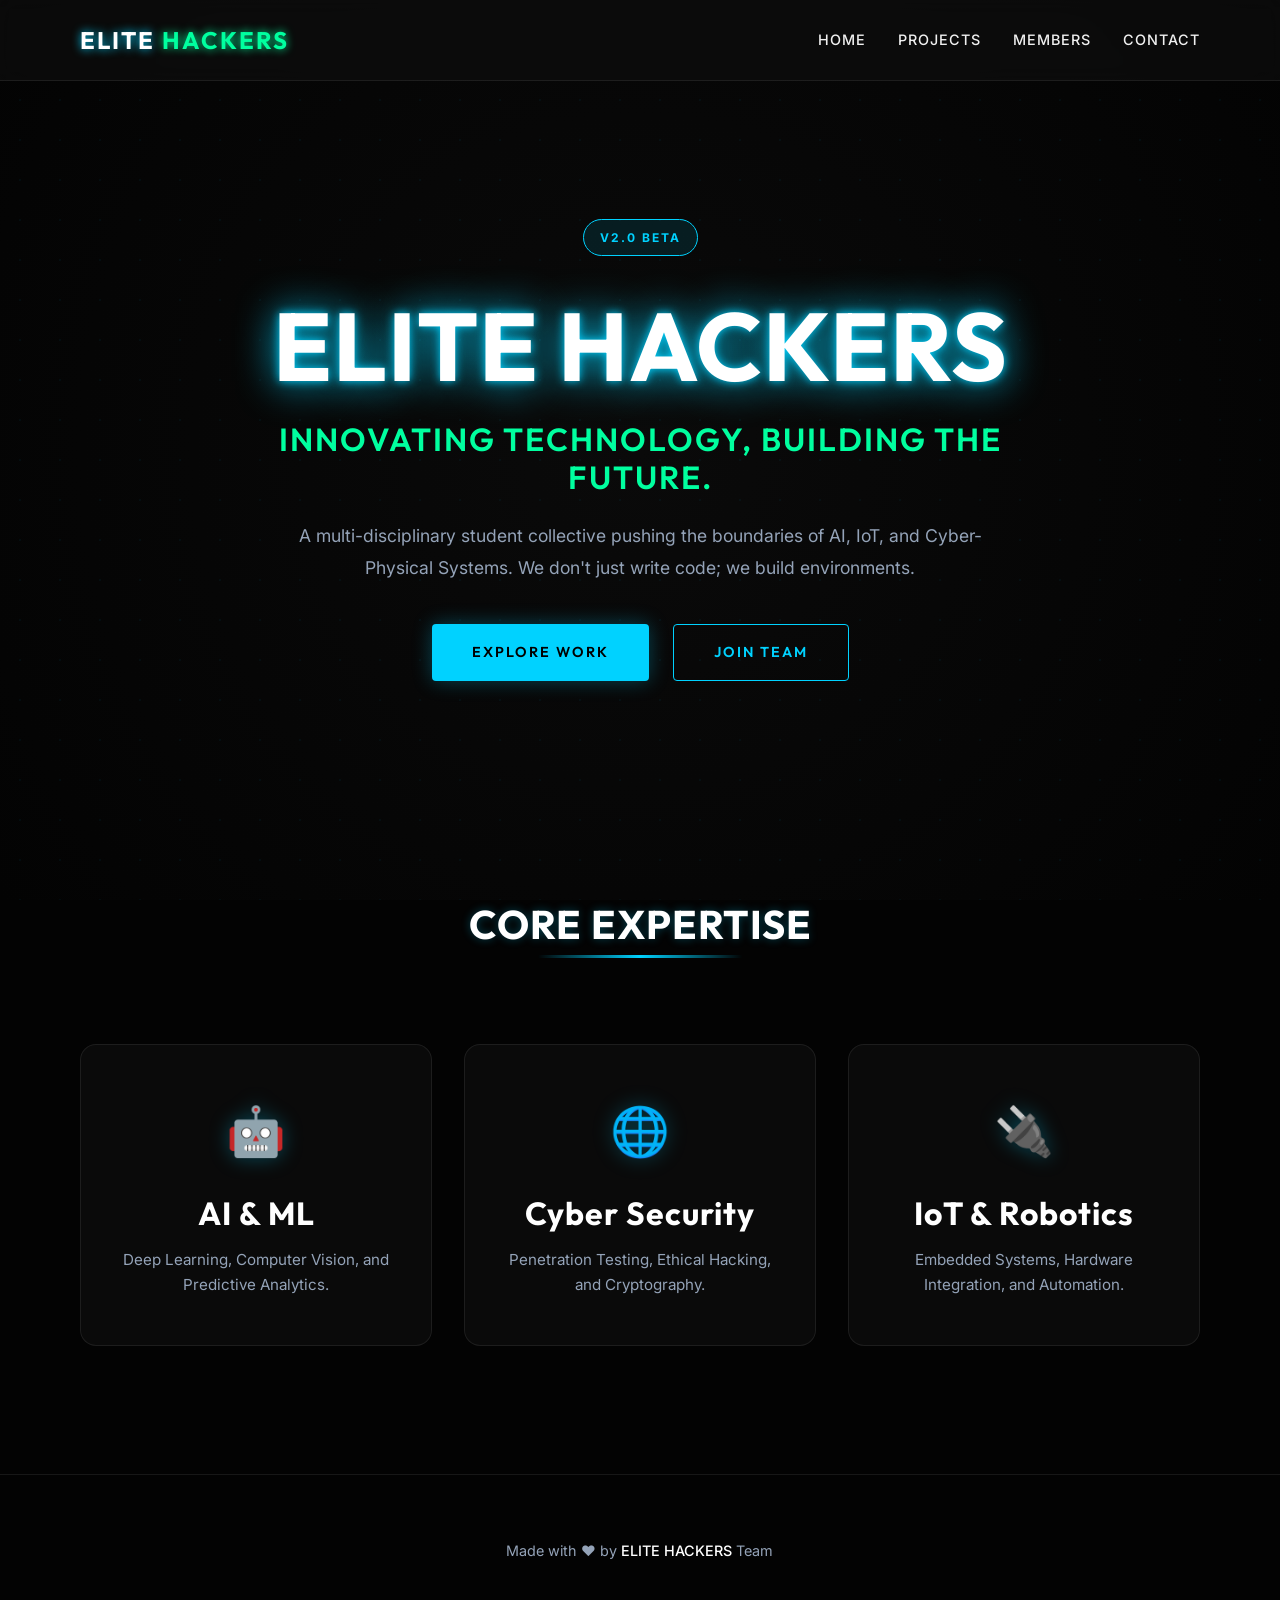
<file: index.html>
<!DOCTYPE html>
<html lang="en">
<head>
    <meta charset="UTF-8">
    <meta name="viewport" content="width=device-width, initial-scale=1.0">
    <title>ELITE HACKERS - Portfolio</title>
    <link rel="stylesheet" href="style.css">
    <!-- Specific styles for the home page hero -->
    <style>
        .hero {
            height: 100vh;
            display: flex;
            align-items: center;
            justify-content: center;
            text-align: center;
            position: relative;
            z-index: 10;
        }
        .hero-content {
            max-width: 800px;
            padding: 2rem;
        }
        .hero-title {
            font-size: clamp(3rem, 8vw, 6rem);
            color: #fff;
            margin-bottom: 1rem;
            text-shadow: 0 0 10px var(--neon-blue), 0 0 40px var(--neon-blue);
            animation: pulseGlow 3s infinite alternate;
        }
        .hero-subtitle {
            font-family: var(--font-heading);
            font-size: clamp(1.2rem, 3vw, 2rem);
            color: var(--neon-green);
            margin-bottom: 1.5rem;
            text-transform: uppercase;
            letter-spacing: 2px;
        }
        .hero-desc {
            font-size: 1.1rem;
            color: var(--text-secondary);
            margin-bottom: 2.5rem;
            line-height: 1.8;
        }
        .hero-buttons {
            display: flex;
            gap: 1.5rem;
            justify-content: center;
            flex-wrap: wrap;
        }
        @keyframes pulseGlow {
            0% {
                text-shadow: 0 0 10px var(--neon-blue), 0 0 40px var(--neon-blue);
            }
            100% {
                text-shadow: 0 0 20px var(--neon-blue), 0 0 60px var(--neon-blue), 0 0 80px var(--neon-blue);
            }
        }
    </style>
</head>
<body class="smooth-scroll">
    <!-- Animated Background -->
    <canvas id="bg-canvas"></canvas>
    <!-- Navigation -->
    <header>
        <nav class="container">
            <div class="logo">ELITE <span>HACKERS</span></div>
            <ul class="nav-links">
                <li><a href="index.html">Home</a></li>
                <li><a href="projects.html">Projects</a></li>
                <li><a href="members.html">Members</a></li>
                <li><a href="contact.html">Contact</a></li>
            </ul>
            <div class="menu-toggle">
                <span></span>
                <span></span>
                <span></span>
            </div>
        </nav>
    </header>
    <!-- Hero Section -->
    <main>
        <section class="hero container">
            <div class="hero-content fade-in">
                <div class="badge neon-text">v2.0 Beta</div>
                <h1 class="hero-title">ELITE HACKERS</h1>
                <h2 class="hero-subtitle">Innovating Technology, Building the Future.</h2>
                <p class="hero-desc">
                    A multi-disciplinary student collective pushing the boundaries of AI, IoT, and Cyber-Physical Systems. We don't just write code; we build environments.
                </p>
                <div class="hero-buttons">
                    <a href="projects.html" class="btn btn-primary"><span>Explore Work</span></a>
                    <a href="contact.html" class="btn btn-secondary"><span>Join Team</span></a>
                </div>
            </div>
        </section>
        <!-- Technical Excellence (Skills Matrix) -->
        <section class="skills container">
            <h2 class="section-title">Core Expertise</h2>
            <div class="skills-grid">
                <div class="skill-card fade-in">
                    <div class="skill-icon">🤖</div>
                    <h3>AI & ML</h3>
                    <p>Deep Learning, Computer Vision, and Predictive Analytics.</p>
                </div>
                <div class="skill-card fade-in">
                    <div class="skill-icon">🌐</div>
                    <h3>Cyber Security</h3>
                    <p>Penetration Testing, Ethical Hacking, and Cryptography.</p>
                </div>
                <div class="skill-card fade-in">
                    <div class="skill-icon">🔌</div>
                    <h3>IoT & Robotics</h3>
                    <p>Embedded Systems, Hardware Integration, and Automation.</p>
                </div>
            </div>
        </section>
    </main>
    <!-- Footer -->
    <footer>
        <div class="container">
            <p>Made with ❤️ by <span>ELITE HACKERS</span> Team</p>
        </div>
    </footer>
    <script src="script.js"></script>
</body>
</html>
</file>
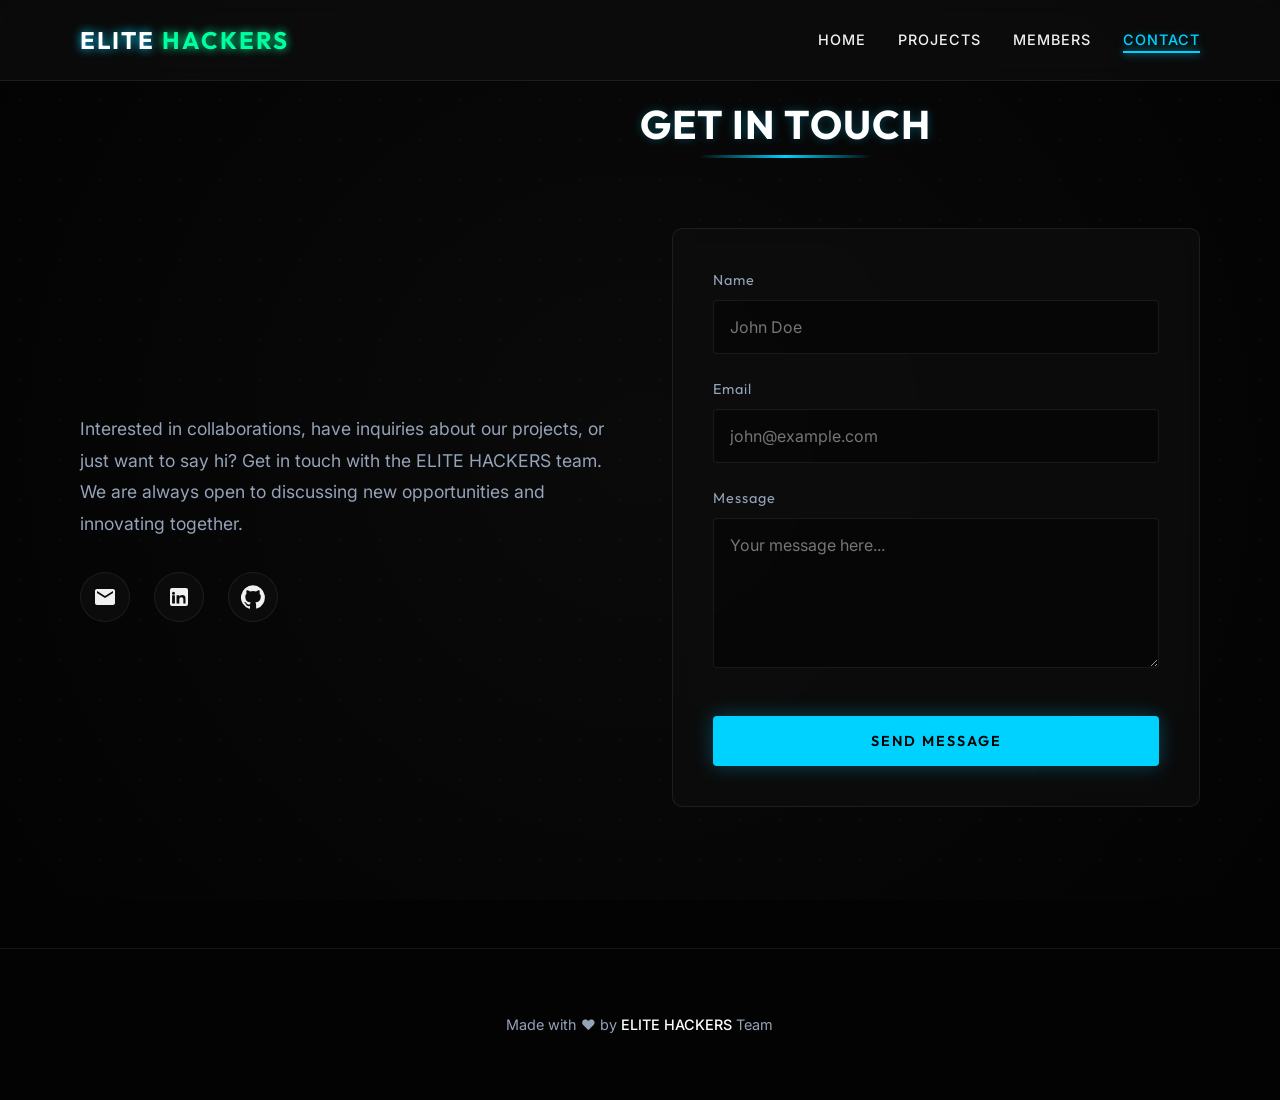
<file: contact.html>
<!DOCTYPE html>
<html lang="en">
<head>
    <meta charset="UTF-8">
    <meta name="viewport" content="width=device-width, initial-scale=1.0">
    <title>Contact - ELITE HACKERS</title>
    <link rel="stylesheet" href="style.css">
    <!-- Specific styles for the contact page -->
    <style>
        .contact-container {
            display: grid;
            grid-template-columns: 1fr 1fr;
            gap: 4rem;
            margin-top: 2rem;
        }
        @media (max-width: 768px) {
            .contact-container {
                grid-template-columns: 1fr;
                gap: 2rem;
            }
        }
        .contact-info {
            display: flex;
            flex-direction: column;
            justify-content: center;
        }
        .contact-text {
            font-size: 1.1rem;
            color: var(--text-secondary);
            margin-bottom: 2rem;
            line-height: 1.8;
        }
        .social-links {
            display: flex;
            gap: 1.5rem;
        }
        .social-icon {
            width: 50px;
            height: 50px;
            border-radius: 50%;
            background: var(--glass-bg);
            border: 1px solid var(--glass-border);
            display: flex;
            align-items: center;
            justify-content: center;
            transition: var(--transition-normal);
            cursor: pointer;
        }
        .social-icon svg {
            width: 24px;
            height: 24px;
            fill: var(--text-primary);
            transition: var(--transition-normal);
        }
        .social-icon:hover {
            border-color: var(--neon-blue);
            box-shadow: 0 0 15px var(--neon-glow-blue);
            transform: translateY(-5px);
        }
        .social-icon:hover svg {
            fill: var(--neon-blue);
        }
        /* Form Styles */
        .contact-form {
            background: var(--glass-bg);
            backdrop-filter: blur(10px);
            border: 1px solid var(--glass-border);
            border-radius: 10px;
            padding: 2.5rem;
        }
        .form-group {
            margin-bottom: 1.5rem;
            position: relative;
        }
        .form-group label {
            display: block;
            margin-bottom: 0.5rem;
            font-size: 0.9rem;
            color: var(--text-secondary);
            font-family: var(--font-heading);
            letter-spacing: 1px;
        }
        .form-control {
            width: 100%;
            padding: 1rem;
            background: rgba(0, 0, 0, 0.4);
            border: 1px solid var(--glass-border);
            border-radius: 4px;
            color: #fff;
            font-family: var(--font-body);
            font-size: 1rem;
            transition: var(--transition-normal);
        }
        .form-control:focus {
            outline: none;
            border-color: var(--neon-blue);
            box-shadow: 0 0 15px rgba(0, 240, 255, 0.2);
            background: rgba(0, 0, 0, 0.6);
        }
        textarea.form-control {
            resize: vertical;
            min-height: 150px;
        }
        .contact-form .btn {
            width: 100%;
            margin-top: 1rem;
        }
    </style>
</head>
</head>
<body class="smooth-scroll">
    <!-- Animated Background -->
    <canvas id="bg-canvas"></canvas>
    <!-- Navigation -->
    <header>
        <nav class="container">
            <div class="logo">ELITE <span>HACKERS</span></div>
            <ul class="nav-links">
                <li><a href="index.html">Home</a></li>
                <li><a href="projects.html">Projects</a></li>
                <li><a href="members.html">Members</a></li>
                <li><a href="contact.html" class="active">Contact</a></li>
            </ul>
            <div class="menu-toggle">
                <span></span>
                <span></span>
                <span></span>
            </div>
        </nav>
    </header>
    <!-- Main Content -->
    <main class="pt-main container">
        <h1 class="section-title fade-in">Get In Touch</h1>
        <div class="contact-container">
            <div class="contact-info fade-in">
                <p class="contact-text">
                    Interested in collaborations, have inquiries about our projects, or just want to say hi? Get in touch with the ELITE HACKERS team. We are always open to discussing new opportunities and innovating together.
                </p>
                <div class="social-links">
                    <!-- Email Icon -->
                    <a href="mailto:contact@elitehackers.com" class="social-icon">
                        <svg viewBox="0 0 24 24">
                            <path d="M20 4H4c-1.1 0-1.99.9-1.99 2L2 18c0 1.1.9 2 2 2h16c1.1 0 2-.9 2-2V6c0-1.1-.9-2-2-2zm0 4l-8 5-8-5V6l8 5 8-5v2z"/>
                        </svg>
                    </a>
                    <!-- LinkedIn Icon -->
                    <a href="https://linkedin.com" target="_blank" class="social-icon">
                        <svg viewBox="0 0 24 24">
                            <path d="M19 3a2 2 0 0 1 2 2v14a2 2 0 0 1-2 2H5a2 2 0 0 1-2-2V5a2 2 0 0 1 2-2h14m-.5 15.5v-5.3a3.26 3.26 0 0 0-3.26-3.26c-1.85 0-2.5 1.02-2.92 1.62v-1.38h-2.77v8.32h2.77v-4.15c0-1.11.89-2 2-2s2 .89 2 2v4.15h2.18M6.5 6.75a1.5 1.5 0 1 0 0 3 1.5 1.5 0 0 0 0-3M5.1 18.5h2.8v-8.32H5.1v8.32z"/>
                        </svg>
                    </a>
                    <!-- GitHub Icon -->
                    <a href="https://github.com" target="_blank" class="social-icon">
                        <svg viewBox="0 0 24 24">
                            <path d="M12 .3a12 12 0 0 0-3.8 23.4c.6.1.8-.3.8-.6v-2c-3.3.7-4-1.6-4-1.6-.6-1.4-1.4-1.8-1.4-1.8-1-.7.1-.7.1-.7 1.2.1 1.9 1.2 1.9 1.2 1.1 1.8 2.8 1.3 3.5 1 .1-.8.4-1.3.7-1.6-2.7-.3-5.5-1.3-5.5-6 0-1.2.5-2.3 1.3-3.1-.1-.4-.6-1.6.1-3.2 0 0 1-.3 3.4 1.2a11.5 11.5 0 0 1 6 0c2.3-1.5 3.3-1.2 3.3-1.2.6 1.6.2 2.8.1 3.2.9.8 1.3 1.9 1.3 3.1 0 4.7-2.8 5.6-5.5 5.9.4.4.8 1.1.8 2.2v3.3c0 .3.2.7.8.6A12 12 0 0 0 12 .3z"/>
                        </svg>
                    </a>
                </div>
            </div>
            <form class="contact-form fade-in" action="#" method="POST" onsubmit="event.preventDefault(); alert('Message sent successfully!');">
                <div class="form-group">
                    <label for="name">Name</label>
                    <input type="text" id="name" class="form-control" required placeholder="John Doe">
                </div>
                <div class="form-group">
                    <label for="email">Email</label>
                    <input type="email" id="email" class="form-control" required placeholder="john@example.com">
                </div>
                <div class="form-group">
                    <label for="message">Message</label>
                    <textarea id="message" class="form-control" required placeholder="Your message here..."></textarea>
                </div>
                <button type="submit" class="btn btn-primary">Send Message</button>
            </form>
        </div>
    </main>
    <!-- Footer -->
    <footer>
        <div class="container">
            <p>Made with ❤️ by <span>ELITE HACKERS</span> Team</p>
        </div>
    </footer>
    <script src="script.js"></script>
</body>
</html>
</file>
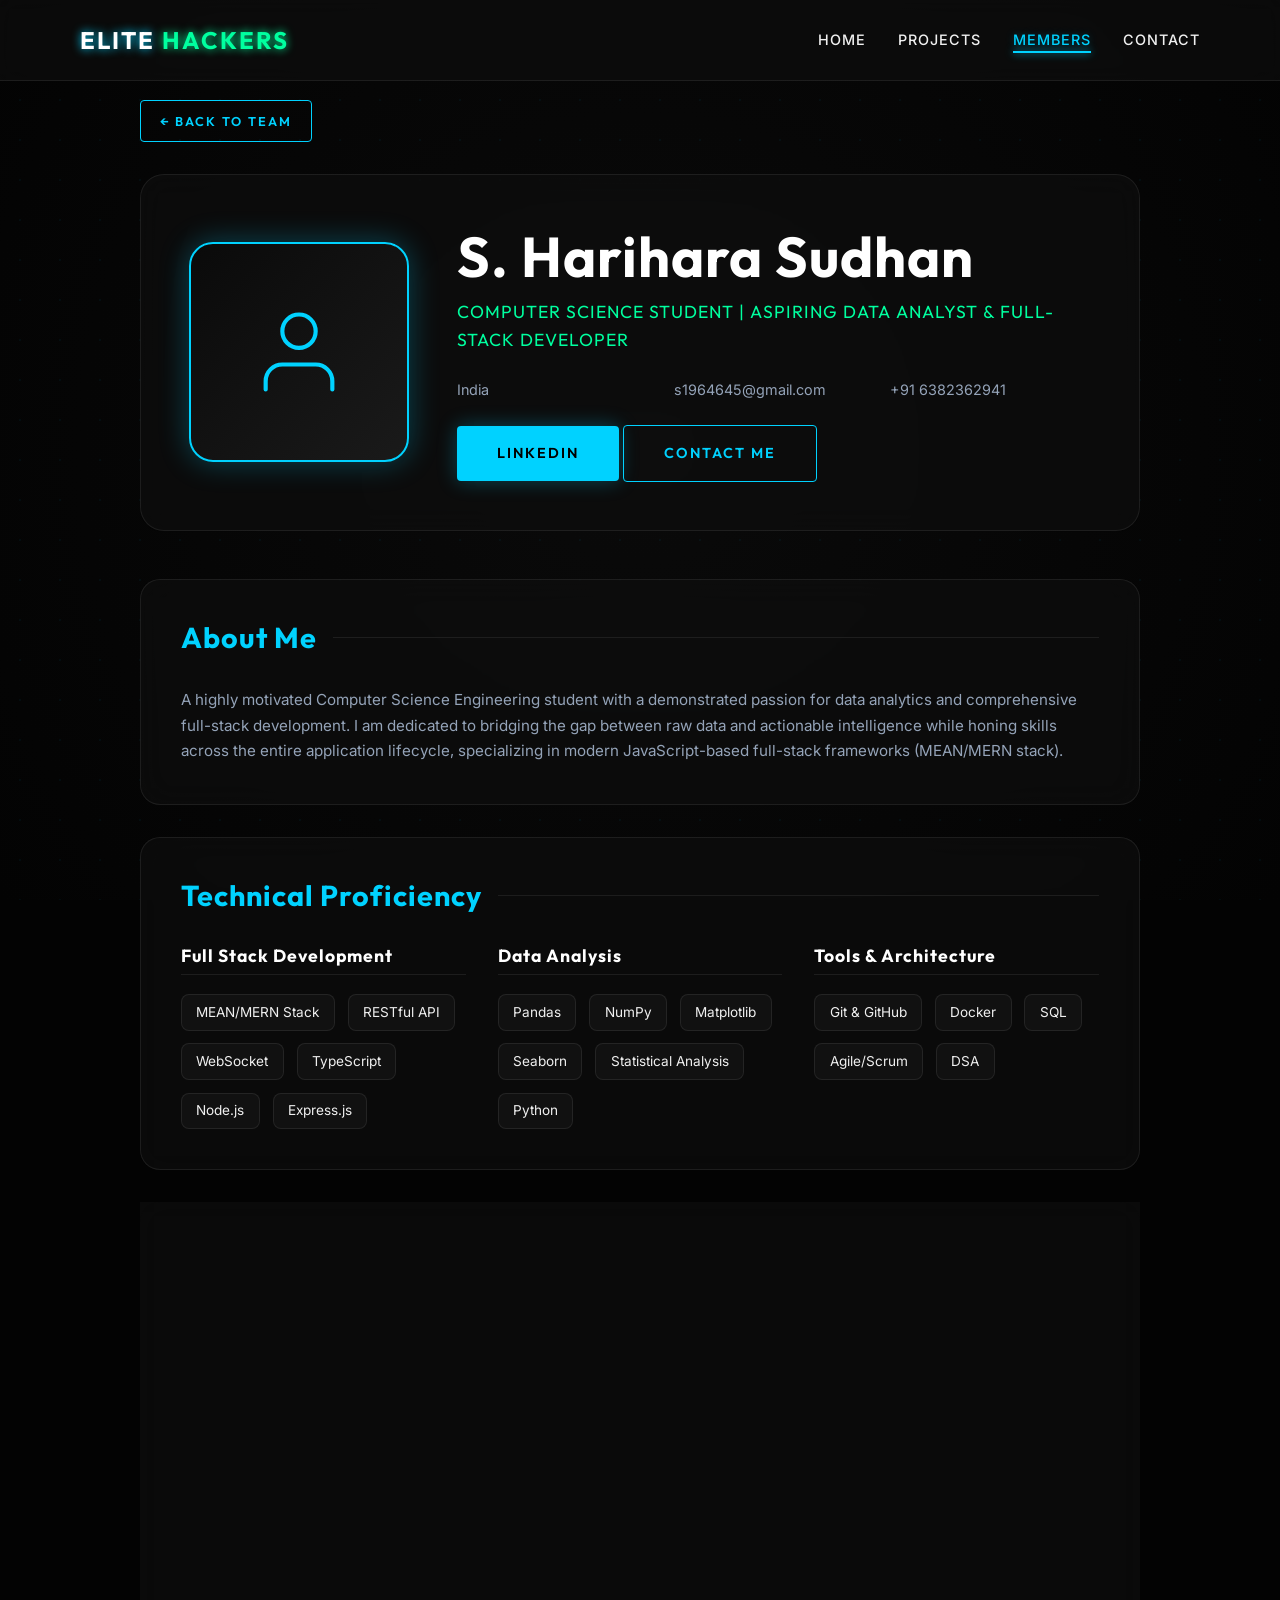
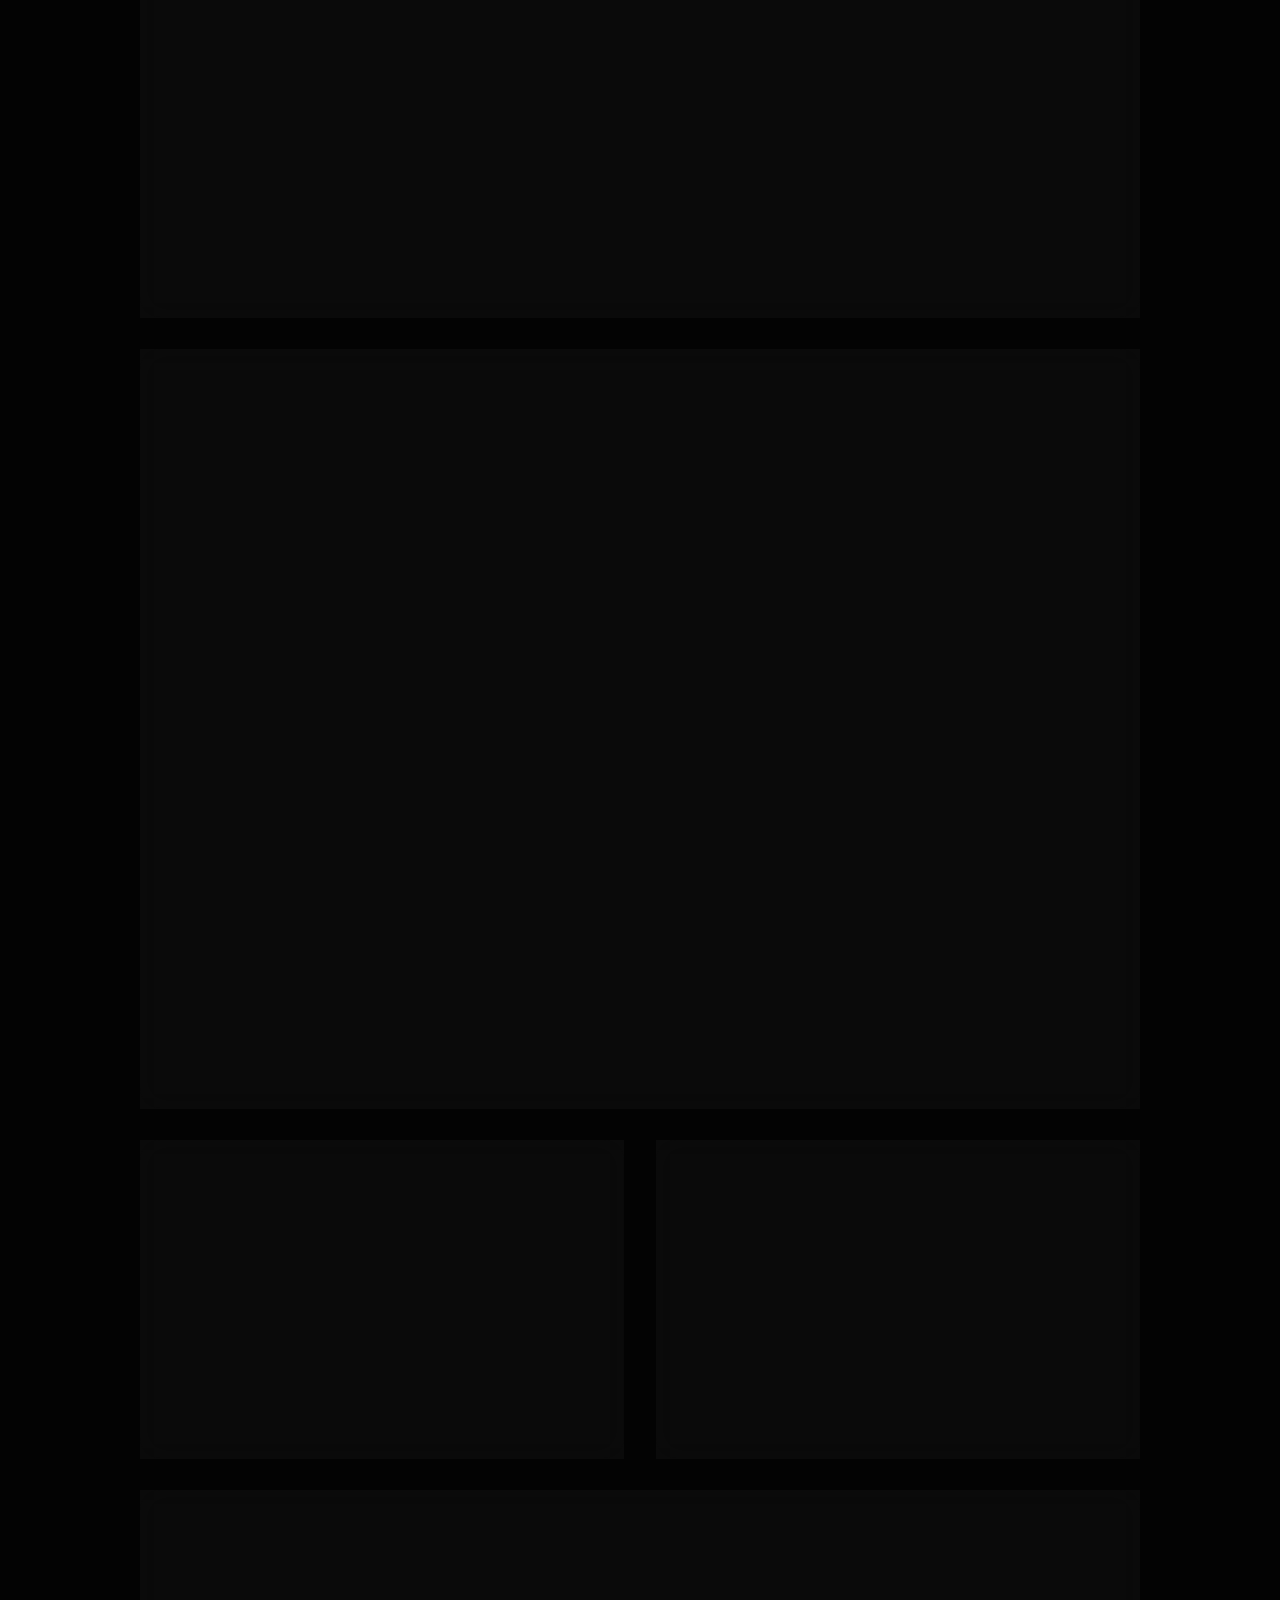
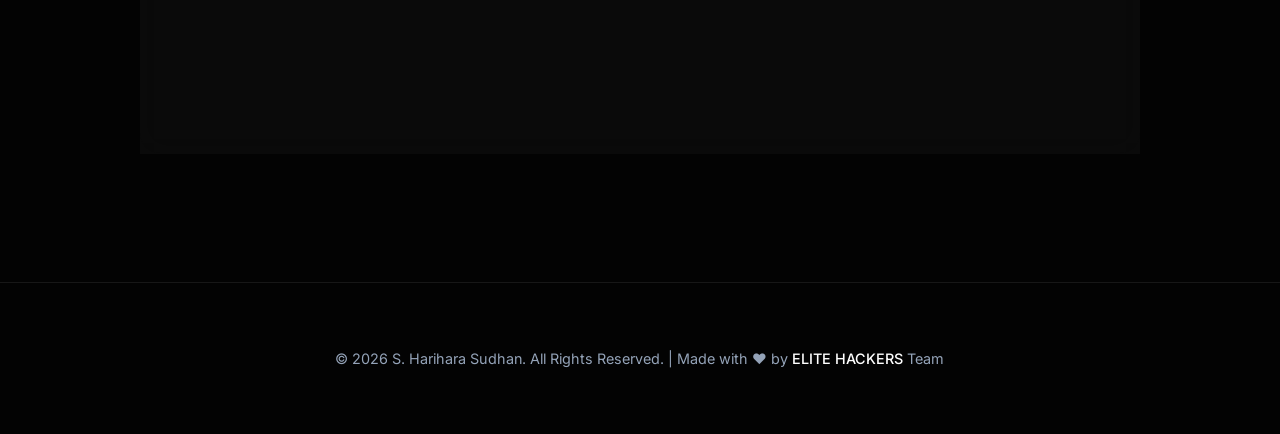
<file: hari-hara.html>
<!DOCTYPE html>
<html lang="en">
<head>
    <meta charset="UTF-8">
    <meta name="viewport" content="width=device-width, initial-scale=1.0">
    <title>S. Harihara Sudhan - Profile | ELITE HACKERS</title>
    <link rel="stylesheet" href="style.css">
    <style>
        .profile-container {
            max-width: 1000px;
            margin: 0 auto;
        }
        .profile-header {
            display: flex;
            align-items: center;
            gap: 3rem;
            padding: 3rem;
            background: var(--glass-bg);
            border: 1px solid var(--glass-border);
            border-radius: 24px;
            backdrop-filter: blur(var(--glass-blur));
            margin-bottom: 3rem;
        }
        .profile-avatar {
            width: 220px;
            height: 220px;
            border-radius: 24px;
            background: linear-gradient(135deg, var(--bg-secondary), #1a1a1a);
            border: 2px solid var(--neon-blue);
            display: flex;
            align-items: center;
            justify-content: center;
            flex-shrink: 0;
            box-shadow: 0 0 30px var(--neon-glow-blue);
        }
        .profile-avatar svg {
            width: 100px;
            height: 100px;
            stroke: var(--neon-blue);
            stroke-width: 1;
        }
        .profile-name {
            font-family: var(--font-heading);
            font-size: clamp(2rem, 6vw, 3.5rem);
            color: #fff;
            margin-bottom: 0.5rem;
        }
        .profile-role {
            font-size: 1.1rem;
            color: var(--neon-green);
            font-family: var(--font-heading);
            margin-bottom: 1.5rem;
            letter-spacing: 1px;
            text-transform: uppercase;
        }
        .contact-info {
            display: grid;
            grid-template-columns: repeat(auto-fit, minmax(200px, 1fr));
            gap: 1rem;
            margin-bottom: 1.5rem;
        }
        .contact-item {
            font-size: 0.9rem;
            color: var(--text-secondary);
            display: flex;
            align-items: center;
            gap: 0.5rem;
        }

        /* Resume Sections */
        .section-box {
            background: var(--glass-bg);
            border: 1px solid var(--glass-border);
            border-radius: 20px;
            padding: 2.5rem;
            margin-bottom: 2rem;
            backdrop-filter: blur(var(--glass-blur));
        }
        .section-title-sm {
            font-family: var(--font-heading);
            font-size: 1.8rem;
            color: var(--neon-blue);
            margin-bottom: 2rem;
            display: flex;
            align-items: center;
            gap: 1rem;
        }
        .section-title-sm::after {
            content: '';
            flex-grow: 1;
            height: 1px;
            background: var(--glass-border);
        }

        /* Experience Item */
        .resume-item {
            margin-bottom: 2.5rem;
            position: relative;
            padding-left: 2rem;
            border-left: 2px solid var(--glass-border);
        }
        .resume-item:last-child {
            margin-bottom: 0;
        }
        .resume-item::before {
            content: '';
            position: absolute;
            left: -7px;
            top: 0;
            width: 12px;
            height: 12px;
            background: var(--neon-blue);
            border-radius: 50%;
            box-shadow: 0 0 10px var(--neon-blue);
        }
        .resume-header {
            display: flex;
            justify-content: space-between;
            align-items: flex-start;
            margin-bottom: 0.5rem;
            flex-wrap: wrap;
            gap: 1rem;
        }
        .resume-title {
            font-family: var(--font-heading);
            font-size: 1.25rem;
            color: #fff;
        }
        .resume-date {
            font-size: 0.85rem;
            color: var(--neon-green);
            background: rgba(0, 255, 159, 0.1);
            padding: 0.2rem 0.8rem;
            border-radius: 20px;
            font-weight: 600;
        }
        .resume-org {
            color: var(--text-primary);
            font-weight: 500;
            display: block;
            margin-bottom: 1rem;
        }
        .resume-desc {
            color: var(--text-secondary);
            font-size: 0.95rem;
            line-height: 1.7;
        }
        .resume-list {
            margin-top: 1rem;
            list-style: none;
        }
        .resume-list li {
            position: relative;
            padding-left: 1.5rem;
            margin-bottom: 0.5rem;
            color: var(--text-secondary);
            font-size: 0.9rem;
        }
        .resume-list li::before {
            content: '→';
            position: absolute;
            left: 0;
            color: var(--neon-blue);
        }

        /* Skills Grid */
        .skills-matrix {
            display: grid;
            grid-template-columns: repeat(auto-fit, minmax(280px, 1fr));
            gap: 2rem;
        }
        .skill-category h4 {
            color: #fff;
            font-family: var(--font-heading);
            margin-bottom: 1.2rem;
            font-size: 1.1rem;
            border-bottom: 1px solid var(--glass-border);
            padding-bottom: 0.5rem;
        }
        .skill-tags {
            display: flex;
            flex-wrap: wrap;
            gap: 0.8rem;
        }
        .skill-tag {
            background: rgba(255, 255, 255, 0.03);
            border: 1px solid var(--glass-border);
            padding: 0.4rem 0.9rem;
            border-radius: 8px;
            font-size: 0.85rem;
            color: var(--text-primary);
            transition: var(--transition-normal);
        }
        .skill-tag:hover {
            border-color: var(--neon-blue);
            background: rgba(0, 210, 255, 0.05);
            transform: translateY(-2px);
        }

        /* Project Cards */
        .project-card-resume {
            background: rgba(255, 255, 255, 0.02);
            padding: 1.8rem;
            border-radius: 16px;
            border: 1px solid var(--glass-border);
            margin-bottom: 1.5rem;
            transition: var(--transition-normal);
            display: flex;
            flex-direction: column;
            gap: 1rem;
        }
        .project-card-resume:hover {
            border-color: var(--neon-blue);
            transform: translateX(8px);
            box-shadow: -5px 0 20px rgba(0, 210, 255, 0.1);
        }
        .project-card-resume h4 {
            color: #fff;
            font-family: var(--font-heading);
            font-size: 1.2rem;
        }
        .project-tags {
            display: flex;
            gap: 0.6rem;
            flex-wrap: wrap;
        }
        .project-tag-sm {
            font-size: 0.75rem;
            padding: 0.3rem 0.7rem;
            border-radius: 6px;
            background: rgba(0, 210, 255, 0.1);
            color: var(--neon-blue);
            border: 1px solid rgba(0, 210, 255, 0.2);
        }

        @media (max-width: 768px) {
            .profile-header {
                flex-direction: column;
                text-align: center;
                gap: 1.5rem;
                padding: 2rem 1.5rem;
            }
            .profile-avatar {
                width: 160px;
                height: 160px;
            }
            .resume-header {
                flex-direction: column;
                gap: 0.5rem;
            }
            .contact-info {
                grid-template-columns: 1fr;
                text-align: left;
                display: inline-grid;
            }
        }
    </style>
</head>
<body class="smooth-scroll">
    <canvas id="bg-canvas"></canvas>
    
    <header>
        <nav class="container">
            <div class="logo">ELITE <span>HACKERS</span></div>
            <ul class="nav-links">
                <li><a href="index.html">Home</a></li>
                <li><a href="projects.html">Projects</a></li>
                <li><a href="members.html" class="active">Members</a></li>
                <li><a href="contact.html">Contact</a></li>
            </ul>
            <div class="menu-toggle"><span></span><span></span><span></span></div>
        </nav>
    </header>

    <main class="pt-main container">
        <div class="profile-container">
            <a href="members.html" class="btn btn-secondary" style="margin-bottom: 2rem; padding: 0.6rem 1.2rem; font-size: 0.8rem;">
                <span>&larr; Back to Team</span>
            </a>

            <!-- Profile Header -->
            <section class="profile-header fade-in">
                <div class="profile-avatar">
                   <svg viewBox="0 0 24 24" fill="none" stroke="currentColor" stroke-linecap="round" stroke-linejoin="round">
                        <path d="M20 21v-2a4 4 0 0 0-4-4H8a4 4 0 0 0-4 4v2"></path>
                        <circle cx="12" cy="7" r="4"></circle>
                    </svg>
                </div>
                <div class="profile-info">
                    <h1 class="profile-name">S. Harihara Sudhan</h1>
                    <p class="profile-role">Computer Science Student | Aspiring Data Analyst & Full-Stack Developer</p>
                    <div class="contact-info">
                        <div class="contact-item">India</div>
                        <div class="contact-item">s1964645@gmail.com</div>
                        <div class="contact-item">+91 6382362941</div>
                    </div>
                    <div class="contact-links">
                        <a href="https://www.linkedin.com/in/s-harihara-sudhan-401478330?utm_source=share&utm_campaign=share_via&utm_content=profile&utm_medium=android_app" target="_blank" class="btn btn-primary"><span>LinkedIn</span></a>
                        <a href="#contact" class="btn btn-secondary"><span>Contact Me</span></a>
                    </div>
                </div>
            </section>

            <!-- About Me -->
            <section class="section-box fade-in">
                <h2 class="section-title-sm">About Me</h2>
                <p class="resume-desc">
                    A highly motivated Computer Science Engineering student with a demonstrated passion for data analytics and comprehensive full-stack development. I am dedicated to bridging the gap between raw data and actionable intelligence while honing skills across the entire application lifecycle, specializing in modern JavaScript-based full-stack frameworks (MEAN/MERN stack).
                </p>
            </section>

             <!-- Skills Matrix -->
             <section class="section-box fade-in">
                <h2 class="section-title-sm">Technical Proficiency</h2>
                <div class="skills-matrix">
                    <div class="skill-category">
                        <h4>Full Stack Development</h4>
                        <div class="skill-tags">
                            <span class="skill-tag">MEAN/MERN Stack</span>
                            <span class="skill-tag">RESTful API</span>
                            <span class="skill-tag">WebSocket</span>
                            <span class="skill-tag">TypeScript</span>
                            <span class="skill-tag">Node.js</span>
                            <span class="skill-tag">Express.js</span>
                        </div>
                    </div>
                    <div class="skill-category">
                        <h4>Data Analysis</h4>
                        <div class="skill-tags">
                            <span class="skill-tag">Pandas</span>
                            <span class="skill-tag">NumPy</span>
                            <span class="skill-tag">Matplotlib</span>
                            <span class="skill-tag">Seaborn</span>
                            <span class="skill-tag">Statistical Analysis</span>
                            <span class="skill-tag">Python</span>
                        </div>
                    </div>
                    <div class="skill-category">
                        <h4>Tools & Architecture</h4>
                        <div class="skill-tags">
                            <span class="skill-tag">Git & GitHub</span>
                            <span class="skill-tag">Docker</span>
                            <span class="skill-tag">SQL</span>
                            <span class="skill-tag">Agile/Scrum</span>
                            <span class="skill-tag">DSA</span>
                        </div>
                    </div>
                </div>
            </section>

            <!-- Experience -->
            <section class="section-box fade-in">
                <h2 class="section-title-sm">Work Experience</h2>
                <div class="resume-item">
                    <div class="resume-header">
                        <h3 class="resume-title">Student Intern (MERN Stack)</h3>
                        <span class="resume-date">DEC 2025</span>
                    </div>
                    <span class="resume-org">IT Flex Solutions India Pvt. Ltd. – Madurai</span>
                    <ul class="resume-list">
                        <li>Successfully completed an intensive, project-based internship concentrating on MERN stack development.</li>
                        <li>Developed and implemented responsive user interface components utilizing React.js.</li>
                        <li>Constructed and integrated robust RESTful APIs using Node.js and Express.js.</li>
                        <li>Designed optimal MongoDB schemas and executed comprehensive CRUD operations.</li>
                    </ul>
                </div>
                <div class="resume-item">
                    <div class="resume-header">
                        <h3 class="resume-title">Student Intern (MEAN Stack)</h3>
                        <span class="resume-date">JUNE 2025</span>
                    </div>
                    <span class="resume-org">AAPGS Pvt. Ltd. – Madurai</span>
                    <ul class="resume-list">
                        <li>Engineered and deployed an AI-powered conversational chatbot leveraging the complete MEAN stack.</li>
                        <li>Implemented real-time bidirectional communication utilizing the WebSocket protocol.</li>
                        <li>Integrated advanced Natural Language Processing (NLP) functionalities via the Cursor AI platform.</li>
                    </ul>
                </div>
                <div class="resume-item">
                    <div class="resume-header">
                        <h3 class="resume-title">Student Intern</h3>
                        <span class="resume-date">DEC 2025</span>
                    </div>
                    <span class="resume-org">Clarisco – Madurai</span>
                    <p class="resume-desc">Acquired foundational knowledge in full-stack development, utilizing MongoDB and MongoDB Atlas. Developed front-end layouts using HTML/CSS and explored concepts of Blockchain, AI, and IoT.</p>
                </div>
            </section>

            <!-- Projects -->
            <section class="section-box fade-in">
                <h2 class="section-title-sm">Key Projects</h2>
                <div class="project-card-resume">
                    <h4>Student Automated Attendance System</h4>
                    <p>Developed an NFC-based attendance solution incorporating computer-vision verification for accurate student tracking.</p>
                    <div class="project-tags">
                        <span class="project-tag-sm">NFC</span>
                        <span class="project-tag-sm">Computer Vision</span>
                        <span class="project-tag-sm">Python</span>
                        <span class="project-tag-sm">Automation</span>
                    </div>
                </div>
                <div class="project-card-resume">
                    <h4>Highway Safety System</h4>
                    <p>Created a sensor-based pedestrian warning system designed for enhanced safety during nocturnal conditions.</p>
                    <div class="project-tags">
                        <span class="project-tag-sm">IoT</span>
                        <span class="project-tag-sm">Sensors</span>
                        <span class="project-tag-sm">Arduino</span>
                        <span class="project-tag-sm">Safety</span>
                    </div>
                </div>
                <div class="project-card-resume">
                    <h4>Gesture-Controlled Vehicle for Visually Impaired</h4>
                    <p>Designed a vehicle control system based on real-time gesture recognition for accessibility applications.</p>
                    <div class="project-tags">
                        <span class="project-tag-sm">Gesture Recognition</span>
                        <span class="project-tag-sm">Accessibility</span>
                        <span class="project-tag-sm">Computer Vision</span>
                    </div>
                </div>
            </section>

            <!-- Education & Certifications -->
            <div style="display: grid; grid-template-columns: repeat(auto-fit, minmax(300px, 1fr)); gap: 2rem; margin-bottom: 2rem;">
                <section class="section-box fade-in" style="margin-bottom: 0;">
                    <h2 class="section-title-sm">Education</h2>
                    <div class="resume-item">
                        <h3 class="resume-title">B.E – Computer Science & Engineering</h3>
                        <span class="resume-org">Kamaraj College of Engineering and Technology</span>
                        <p class="resume-desc">2025 – 2028 | GPA: 8.0</p>
                        <p class="resume-desc" style="font-size: 0.85rem; margin-top: 0.5rem;">Focus on DSA, Database Management, and Web Technologies.</p>
                    </div>
                </section>
                <section class="section-box fade-in" style="margin-bottom: 0;">
                    <h2 class="section-title-sm">Certifications</h2>
                    <ul class="resume-list">
                        <li>Data Science Workshop – Top Engineers</li>
                        <li>AI Workshop – Top Engineers</li>
                        <li>Python Fundamentals – Infosys Springboard</li>
                        <li>Programming with Python – Infosys Springboard</li>
                    </ul>
                </section>
            </div>

            <!-- Connect -->
            <section id="contact" class="section-box fade-in" style="text-align: center;">
                <h2 class="section-title-sm" style="justify-content: center;">Get In Touch</h2>
                <p class="resume-desc" style="margin-bottom: 2rem;">
                    Seeking opportunities to apply my technical skills in Data Analysis and Full-Stack Development.
                </p>
                <div class="contact-links" style="justify-content: center;">
                    <a href="mailto:s1964645@gmail.com" class="btn btn-primary"><span>Email Me</span></a>
                    <a href="tel:6382362941" class="btn btn-secondary"><span>Call Now</span></a>
                </div>
            </section>
        </div>
    </main>

    <footer>
        <div class="container">
            <p>&copy; 2026 S. Harihara Sudhan. All Rights Reserved. | Made with ❤️ by <span>ELITE HACKERS</span> Team</p>
        </div>
    </footer>

    <script src="script.js"></script>
</body>
</html>
</file>
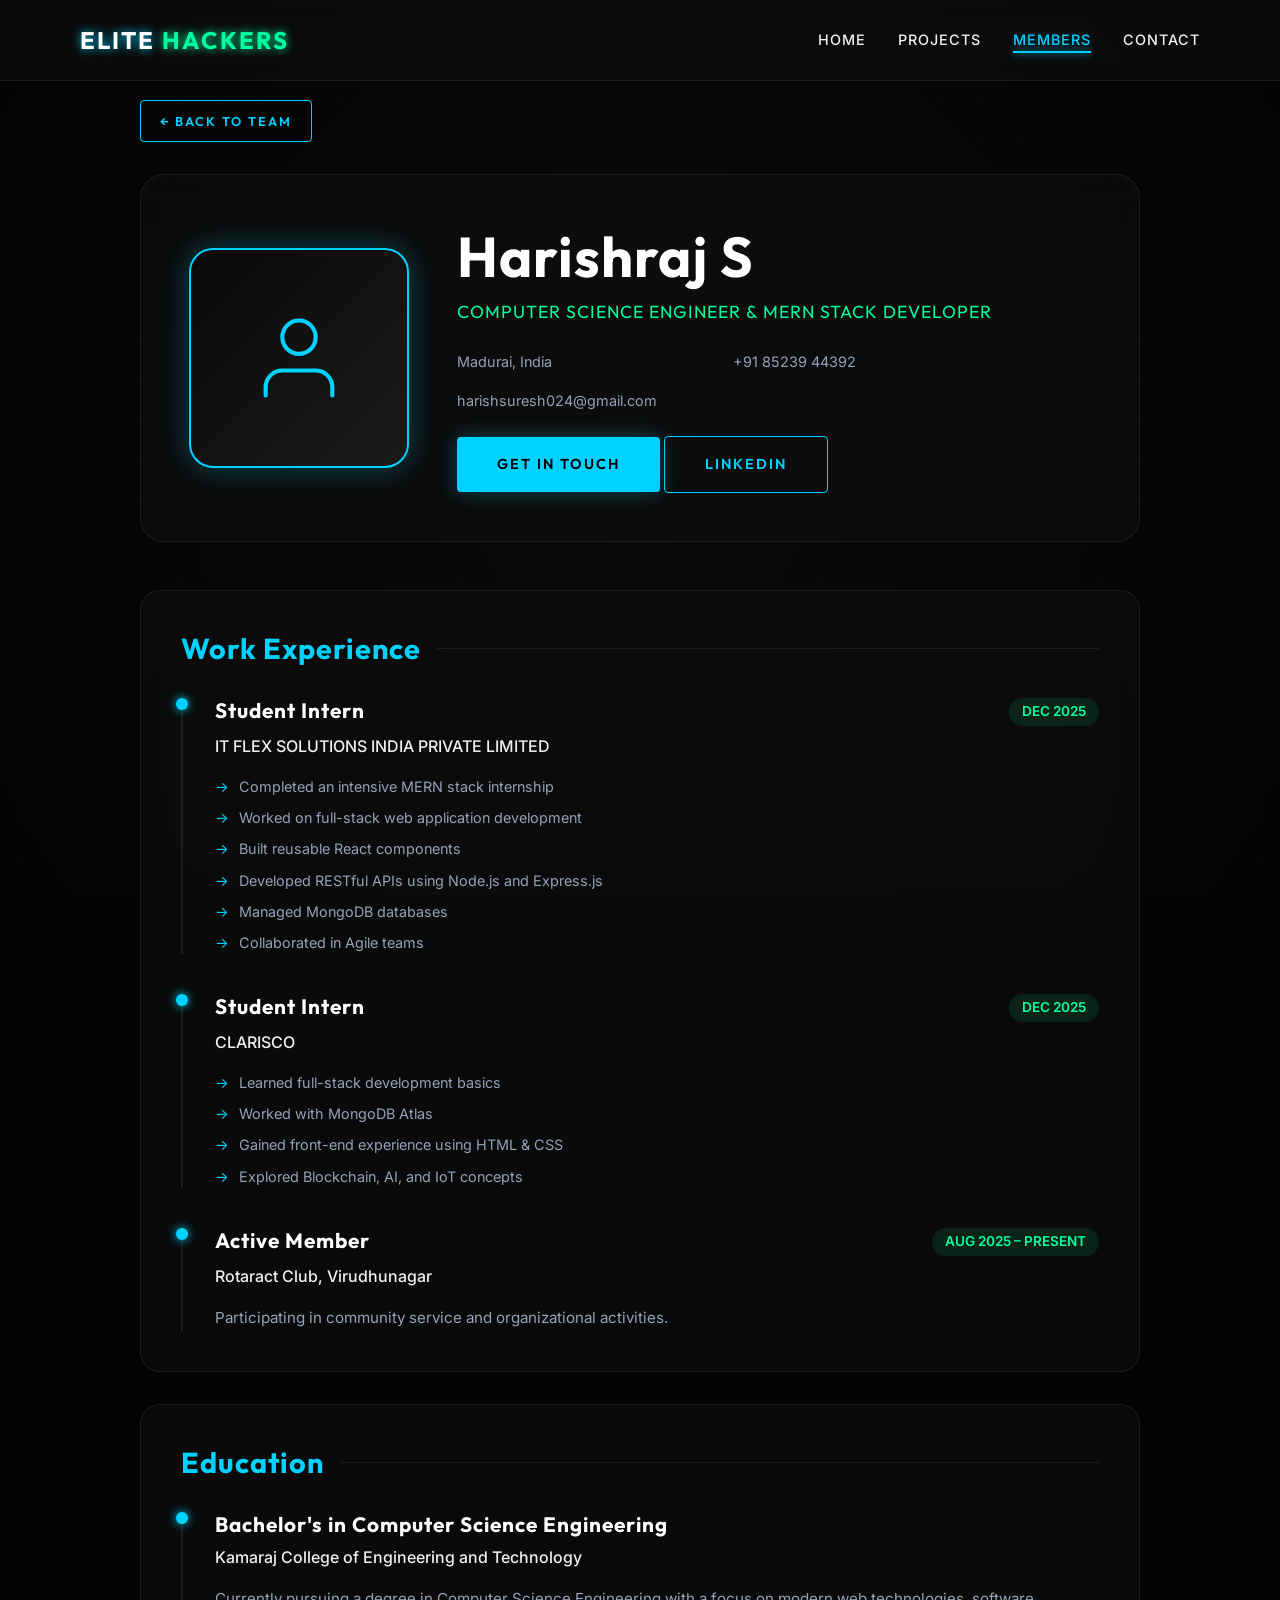
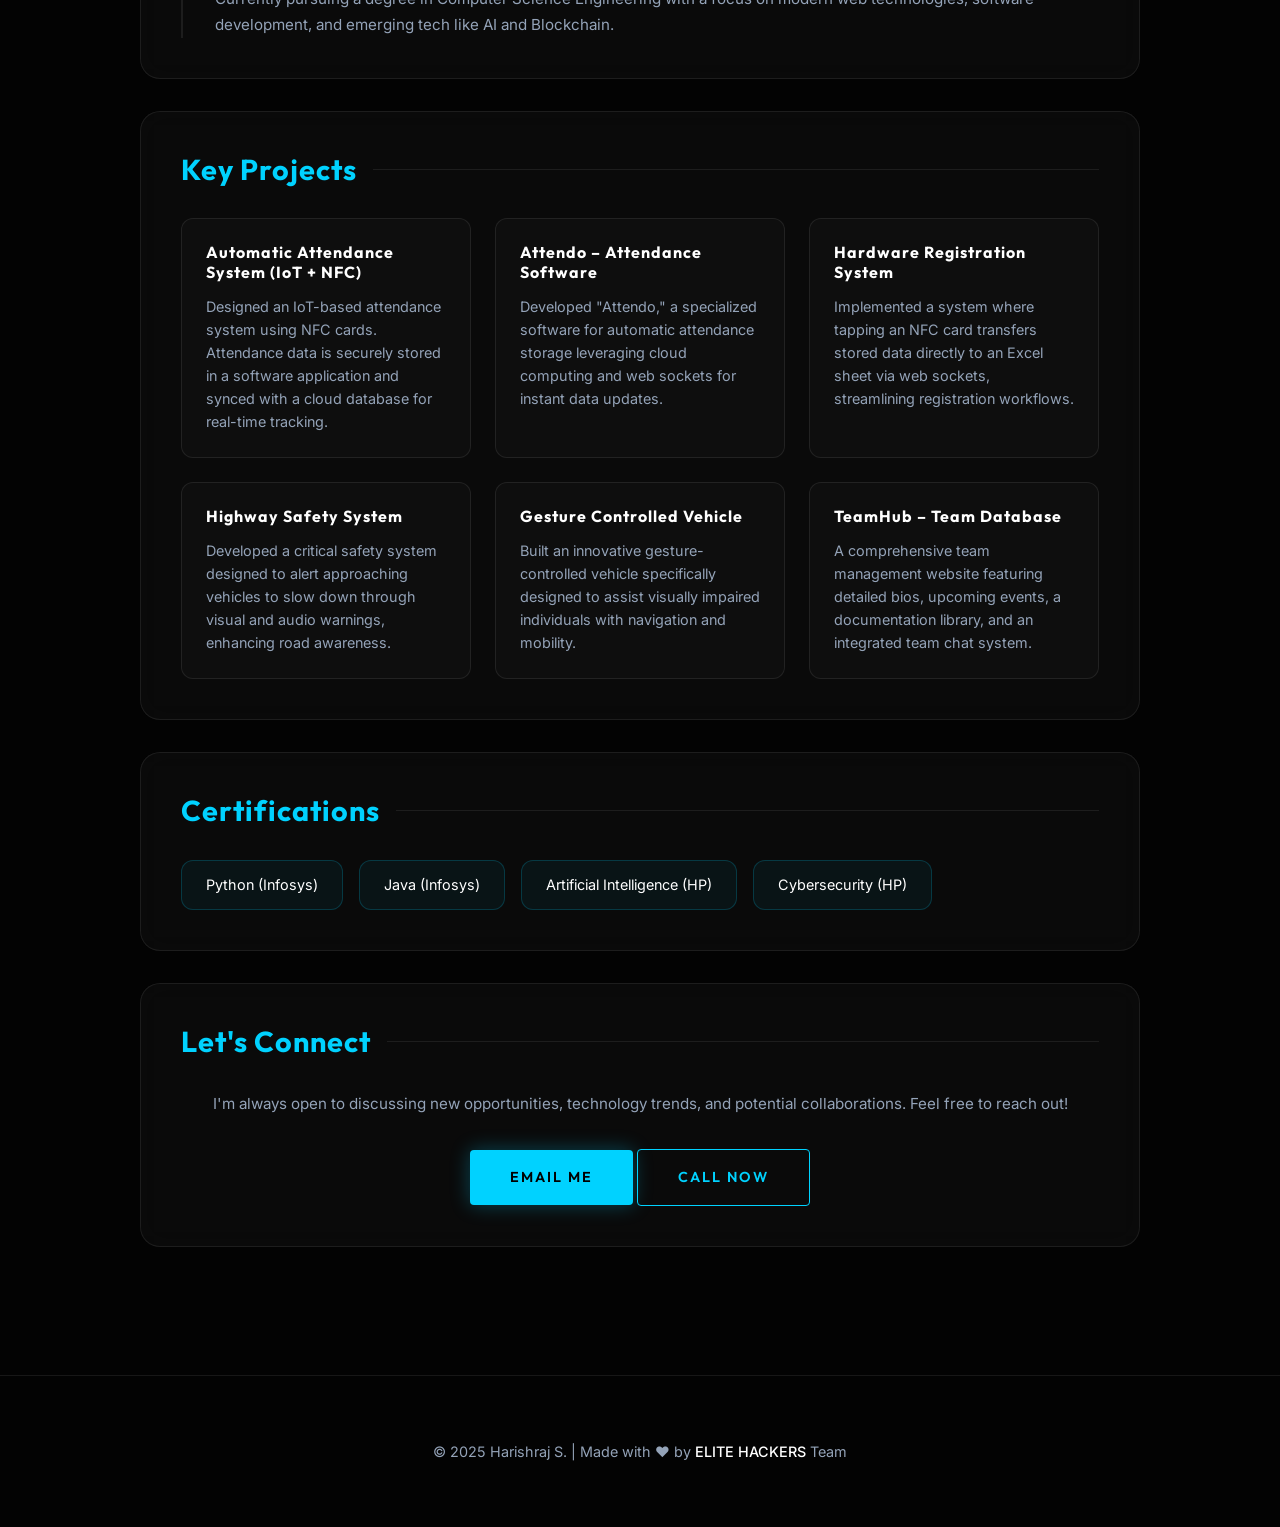
<file: harish-raj.html>
<!DOCTYPE html>
<html lang="en">
<head>
    <meta charset="UTF-8">
    <meta name="viewport" content="width=device-width, initial-scale=1.0">
    <title>Harishraj S - Profile | ELITE HACKERS</title>
    <link rel="stylesheet" href="style.css">
    <style>
        .profile-container {
            max-width: 1000px;
            margin: 0 auto;
        }
        .profile-header {
            display: flex;
            align-items: center;
            gap: 3rem;
            padding: 3rem;
            background: var(--glass-bg);
            border: 1px solid var(--glass-border);
            border-radius: 24px;
            backdrop-filter: blur(var(--glass-blur));
            margin-bottom: 3rem;
        }
        .profile-avatar {
            width: 220px;
            height: 220px;
            border-radius: 24px;
            background: linear-gradient(135deg, var(--bg-secondary), #1a1a1a);
            border: 2px solid var(--neon-blue);
            display: flex;
            align-items: center;
            justify-content: center;
            flex-shrink: 0;
            box-shadow: 0 0 30px var(--neon-glow-blue);
        }
        .profile-avatar svg {
            width: 100px;
            height: 100px;
            stroke: var(--neon-blue);
            stroke-width: 1;
        }
        .profile-name {
            font-family: var(--font-heading);
            font-size: clamp(2rem, 6vw, 3.5rem);
            color: #fff;
            margin-bottom: 0.5rem;
        }
        .profile-role {
            font-size: 1.1rem;
            color: var(--neon-green);
            font-family: var(--font-heading);
            margin-bottom: 1.5rem;
            letter-spacing: 1px;
            text-transform: uppercase;
        }
        .contact-info {
            display: grid;
            grid-template-columns: repeat(auto-fit, minmax(200px, 1fr));
            gap: 1rem;
            margin-bottom: 1.5rem;
        }
        .contact-item {
            font-size: 0.9rem;
            color: var(--text-secondary);
            display: flex;
            align-items: center;
            gap: 0.5rem;
        }
        .contact-item i {
            color: var(--neon-blue);
        }

        /* Resume Sections */
        .section-box {
            background: var(--glass-bg);
            border: 1px solid var(--glass-border);
            border-radius: 20px;
            padding: 2.5rem;
            margin-bottom: 2rem;
            backdrop-filter: blur(var(--glass-blur));
        }
        .section-title-sm {
            font-family: var(--font-heading);
            font-size: 1.8rem;
            color: var(--neon-blue);
            margin-bottom: 2rem;
            display: flex;
            align-items: center;
            gap: 1rem;
        }
        .section-title-sm::after {
            content: '';
            flex-grow: 1;
            height: 1px;
            background: var(--glass-border);
        }

        /* Experience/Education Item */
        .resume-item {
            margin-bottom: 2.5rem;
            position: relative;
            padding-left: 2rem;
            border-left: 2px solid var(--glass-border);
        }
        .resume-item:last-child {
            margin-bottom: 0;
        }
        .resume-item::before {
            content: '';
            position: absolute;
            left: -7px;
            top: 0;
            width: 12px;
            height: 12px;
            background: var(--neon-blue);
            border-radius: 50%;
            box-shadow: 0 0 10px var(--neon-blue);
        }
        .resume-header {
            display: flex;
            justify-content: space-between;
            align-items: flex-start;
            margin-bottom: 0.5rem;
            flex-wrap: wrap;
            gap: 1rem;
        }
        .resume-title {
            font-family: var(--font-heading);
            font-size: 1.3rem;
            color: #fff;
        }
        .resume-date {
            font-size: 0.85rem;
            color: var(--neon-green);
            background: rgba(0, 255, 159, 0.1);
            padding: 0.2rem 0.8rem;
            border-radius: 20px;
            font-weight: 600;
        }
        .resume-org {
            color: var(--text-primary);
            font-weight: 500;
            display: block;
            margin-bottom: 1rem;
        }
        .resume-desc {
            color: var(--text-secondary);
            font-size: 0.95rem;
            line-height: 1.7;
        }
        .resume-list {
            margin-top: 1rem;
            list-style: none;
        }
        .resume-list li {
            position: relative;
            padding-left: 1.5rem;
            margin-bottom: 0.5rem;
            color: var(--text-secondary);
            font-size: 0.9rem;
        }
        .resume-list li::before {
            content: '→';
            position: absolute;
            left: 0;
            color: var(--neon-blue);
        }

        /* Projects Grid */
        .resume-projects {
            display: grid;
            grid-template-columns: repeat(auto-fit, minmax(280px, 1fr));
            gap: 1.5rem;
        }
        .project-item {
            background: rgba(255, 255, 255, 0.02);
            padding: 1.5rem;
            border-radius: 12px;
            border: 1px solid var(--glass-border);
            transition: var(--transition-normal);
        }
        .project-item:hover {
            border-color: var(--neon-blue);
            transform: translateY(-5px);
        }
        .project-item h4 {
            color: #fff;
            margin-bottom: 0.8rem;
            font-family: var(--font-heading);
        }
        .project-item p {
            font-size: 0.9rem;
            color: var(--text-secondary);
            line-height: 1.6;
        }

        /* Certifications Tags */
        .cert-tags {
            display: flex;
            flex-wrap: wrap;
            gap: 1rem;
        }
        .cert-tag {
            background: rgba(0, 210, 255, 0.05);
            border: 1px solid rgba(0, 210, 255, 0.2);
            padding: 0.8rem 1.5rem;
            border-radius: 12px;
            color: #fff;
            font-size: 0.9rem;
            display: flex;
            align-items: center;
            gap: 0.8rem;
            transition: var(--transition-normal);
        }
        .cert-tag:hover {
            border-color: var(--neon-blue);
            box-shadow: 0 0 15px var(--neon-glow-blue);
        }
        .cert-tag i {
            color: var(--neon-blue);
        }

        @media (max-width: 768px) {
            .profile-header {
                flex-direction: column;
                text-align: center;
                gap: 1.5rem;
                padding: 2rem 1.5rem;
            }
            .profile-avatar {
                width: 160px;
                height: 160px;
            }
            .resume-header {
                flex-direction: column;
                gap: 0.5rem;
            }
            .contact-info {
                grid-template-columns: 1fr;
                text-align: left;
                display: inline-grid;
            }
        }
    </style>
</head>
<body class="smooth-scroll">
    <canvas id="bg-canvas"></canvas>
    
    <header>
        <nav class="container">
            <div class="logo">ELITE <span>HACKERS</span></div>
            <ul class="nav-links">
                <li><a href="index.html">Home</a></li>
                <li><a href="projects.html">Projects</a></li>
                <li><a href="members.html" class="active">Members</a></li>
                <li><a href="contact.html">Contact</a></li>
            </ul>
            <div class="menu-toggle"><span></span><span></span><span></span></div>
        </nav>
    </header>

    <main class="pt-main container">
        <div class="profile-container">
            <a href="members.html" class="btn btn-secondary" style="margin-bottom: 2rem; padding: 0.6rem 1.2rem; font-size: 0.8rem;">
                <span>&larr; Back to Team</span>
            </a>

            <!-- Profile Header -->
            <section class="profile-header fade-in">
                <div class="profile-avatar">
                   <svg viewBox="0 0 24 24" fill="none" stroke="currentColor" stroke-linecap="round" stroke-linejoin="round">
                        <path d="M20 21v-2a4 4 0 0 0-4-4H8a4 4 0 0 0-4 4v2"></path>
                        <circle cx="12" cy="7" r="4"></circle>
                    </svg>
                </div>
                <div class="profile-info">
                    <h1 class="profile-name">Harishraj S</h1>
                    <p class="profile-role">Computer Science Engineer & MERN Stack Developer</p>
                    <div class="contact-info">
                        <div class="contact-item">Madurai, India</div>
                        <div class="contact-item">+91 85239 44392</div>
                        <div class="contact-item">harishsuresh024@gmail.com</div>
                    </div>
                    <div class="contact-links">
                        <a href="mailto:harishsuresh024@gmail.com" class="btn btn-primary"><span>Get In Touch</span></a>
                        <a href="https://www.linkedin.com/in/harish-suresh-75113a354?utm_source=share&utm_campaign=share_via&utm_content=profile&utm_medium=android_app" target="_blank" class="btn btn-secondary"><span>LinkedIn</span></a>
                    </div>
                </div>
            </section>

            <!-- Experience -->
            <section class="section-box fade-in">
                <h2 class="section-title-sm">Work Experience</h2>
                <div class="resume-item">
                    <div class="resume-header">
                        <h3 class="resume-title">Student Intern</h3>
                        <span class="resume-date">DEC 2025</span>
                    </div>
                    <span class="resume-org">IT FLEX SOLUTIONS INDIA PRIVATE LIMITED</span>
                    <ul class="resume-list">
                        <li>Completed an intensive MERN stack internship</li>
                        <li>Worked on full-stack web application development</li>
                        <li>Built reusable React components</li>
                        <li>Developed RESTful APIs using Node.js and Express.js</li>
                        <li>Managed MongoDB databases</li>
                        <li>Collaborated in Agile teams</li>
                    </ul>
                </div>
                <div class="resume-item">
                    <div class="resume-header">
                        <h3 class="resume-title">Student Intern</h3>
                        <span class="resume-date">DEC 2025</span>
                    </div>
                    <span class="resume-org">CLARISCO</span>
                    <ul class="resume-list">
                        <li>Learned full-stack development basics</li>
                        <li>Worked with MongoDB Atlas</li>
                        <li>Gained front-end experience using HTML & CSS</li>
                        <li>Explored Blockchain, AI, and IoT concepts</li>
                    </ul>
                </div>
                <div class="resume-item">
                    <div class="resume-header">
                        <h3 class="resume-title">Active Member</h3>
                        <span class="resume-date">AUG 2025 – PRESENT</span>
                    </div>
                    <span class="resume-org">Rotaract Club, Virudhunagar</span>
                    <p class="resume-desc">Participating in community service and organizational activities.</p>
                </div>
            </section>

            <!-- Education -->
            <section class="section-box fade-in">
                <h2 class="section-title-sm">Education</h2>
                <div class="resume-item">
                    <div class="resume-header">
                        <h3 class="resume-title">Bachelor's in Computer Science Engineering</h3>
                    </div>
                    <span class="resume-org">Kamaraj College of Engineering and Technology</span>
                    <p class="resume-desc">
                        Currently pursuing a degree in Computer Science Engineering with a focus on modern web technologies, software development, and emerging tech like AI and Blockchain.
                    </p>
                </div>
            </section>

            <!-- Projects -->
            <section class="section-box fade-in">
                <h2 class="section-title-sm">Key Projects</h2>
                <div class="resume-projects">
                    <div class="project-item">
                        <h4>Automatic Attendance System (IoT + NFC)</h4>
                        <p>Designed an IoT-based attendance system using NFC cards. Attendance data is securely stored in a software application and synced with a cloud database for real-time tracking.</p>
                    </div>
                    <div class="project-item">
                        <h4>Attendo – Attendance Software</h4>
                        <p>Developed "Attendo," a specialized software for automatic attendance storage leveraging cloud computing and web sockets for instant data updates.</p>
                    </div>
                    <div class="project-item">
                        <h4>Hardware Registration System</h4>
                        <p>Implemented a system where tapping an NFC card transfers stored data directly to an Excel sheet via web sockets, streamlining registration workflows.</p>
                    </div>
                    <div class="project-item">
                        <h4>Highway Safety System</h4>
                        <p>Developed a critical safety system designed to alert approaching vehicles to slow down through visual and audio warnings, enhancing road awareness.</p>
                    </div>
                    <div class="project-item">
                        <h4>Gesture Controlled Vehicle</h4>
                        <p>Built an innovative gesture-controlled vehicle specifically designed to assist visually impaired individuals with navigation and mobility.</p>
                    </div>
                    <div class="project-item">
                        <h4>TeamHub – Team Database</h4>
                        <p>A comprehensive team management website featuring detailed bios, upcoming events, a documentation library, and an integrated team chat system.</p>
                    </div>
                </div>
            </section>

            <!-- Certifications -->
            <section class="section-box fade-in">
                <h2 class="section-title-sm">Certifications</h2>
                <div class="cert-tags">
                    <div class="cert-tag">Python (Infosys)</div>
                    <div class="cert-tag">Java (Infosys)</div>
                    <div class="cert-tag">Artificial Intelligence (HP)</div>
                    <div class="cert-tag">Cybersecurity (HP)</div>
                </div>
            </section>

            <!-- Let's Connect -->
            <section class="section-box fade-in" style="text-align: center;">
                <h2 class="section-title-sm" style="justify-content: center;">Let's Connect</h2>
                <p class="resume-desc" style="margin-bottom: 2rem;">
                    I'm always open to discussing new opportunities, technology trends, and potential collaborations. Feel free to reach out!
                </p>
                <div class="contact-links" style="justify-content: center;">
                    <a href="mailto:harishsuresh024@gmail.com" class="btn btn-primary"><span>Email Me</span></a>
                    <a href="tel:8523944392" class="btn btn-secondary"><span>Call Now</span></a>
                </div>
            </section>
        </div>
    </main>

    <footer>
        <div class="container">
            <p>&copy; 2025 Harishraj S. | Made with ❤️ by <span>ELITE HACKERS</span> Team</p>
        </div>
    </footer>

    <script src="script.js"></script>
</body>
</html>
</file>
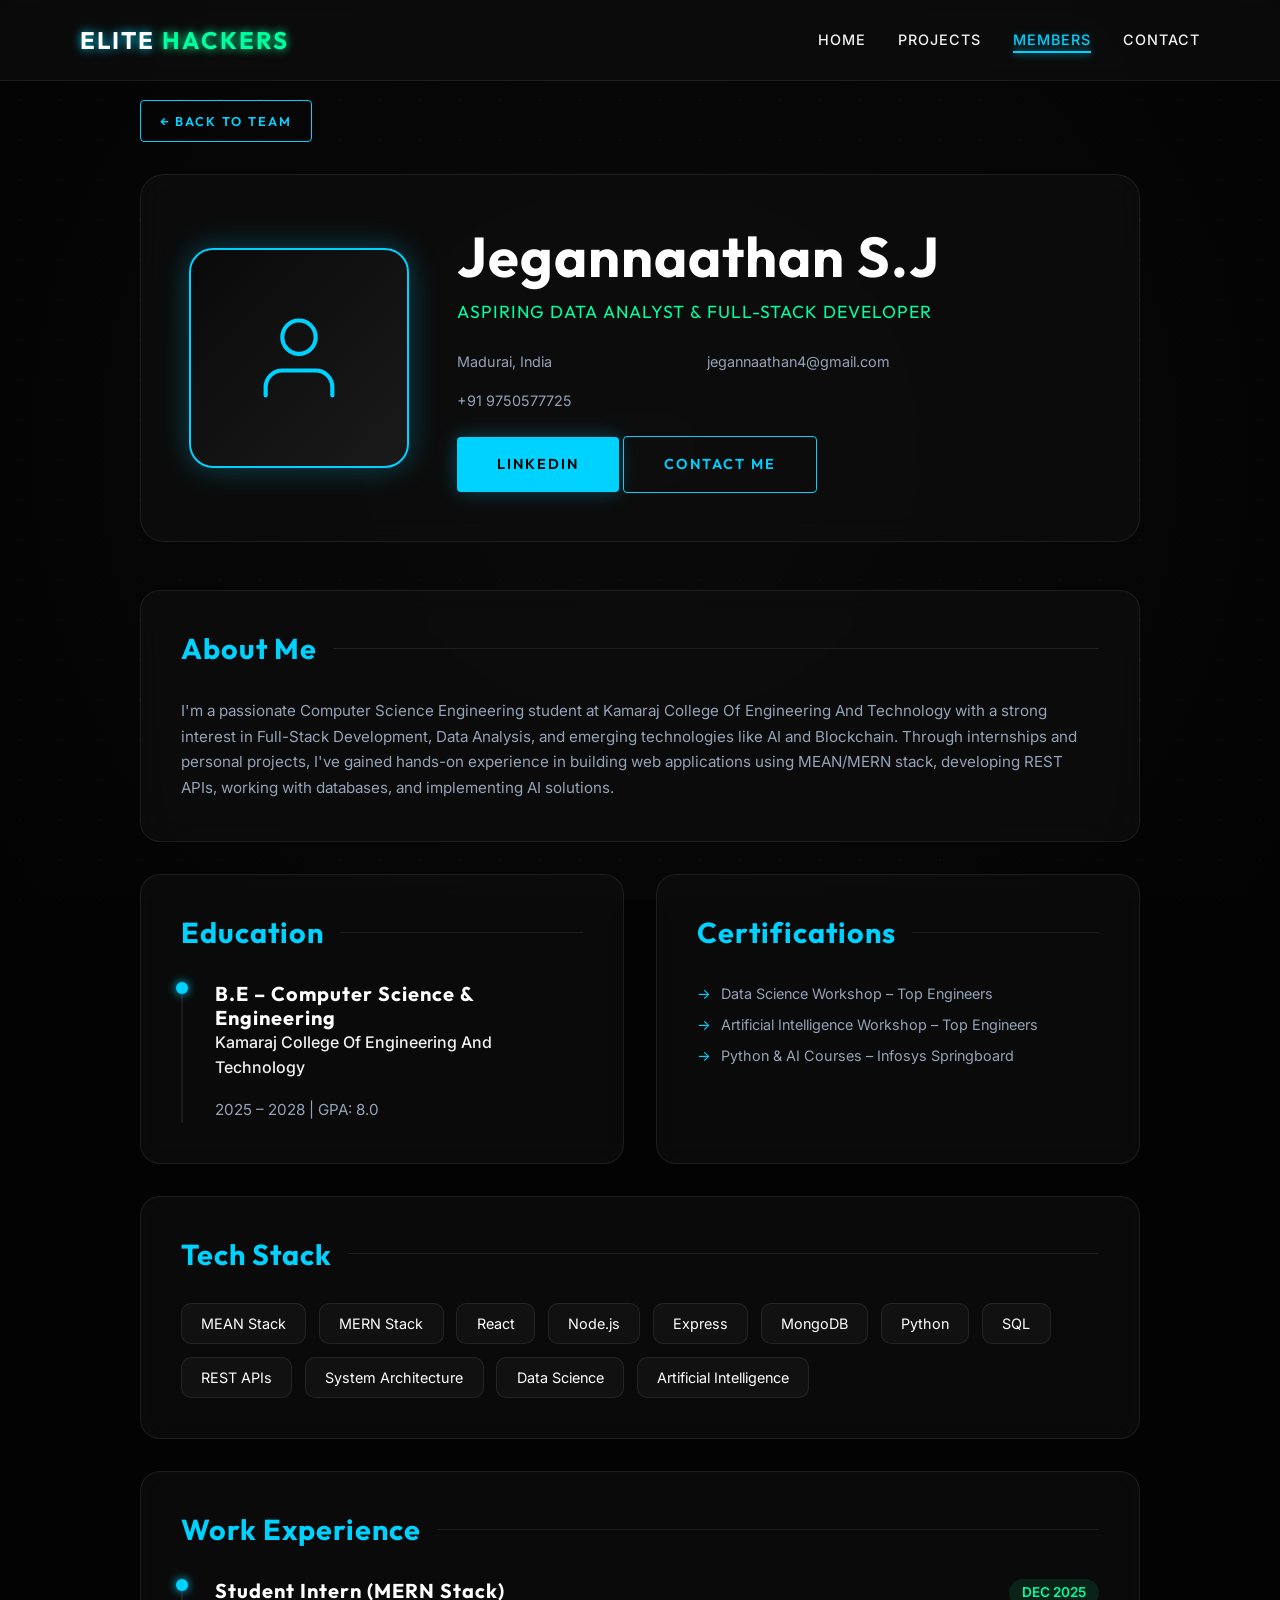
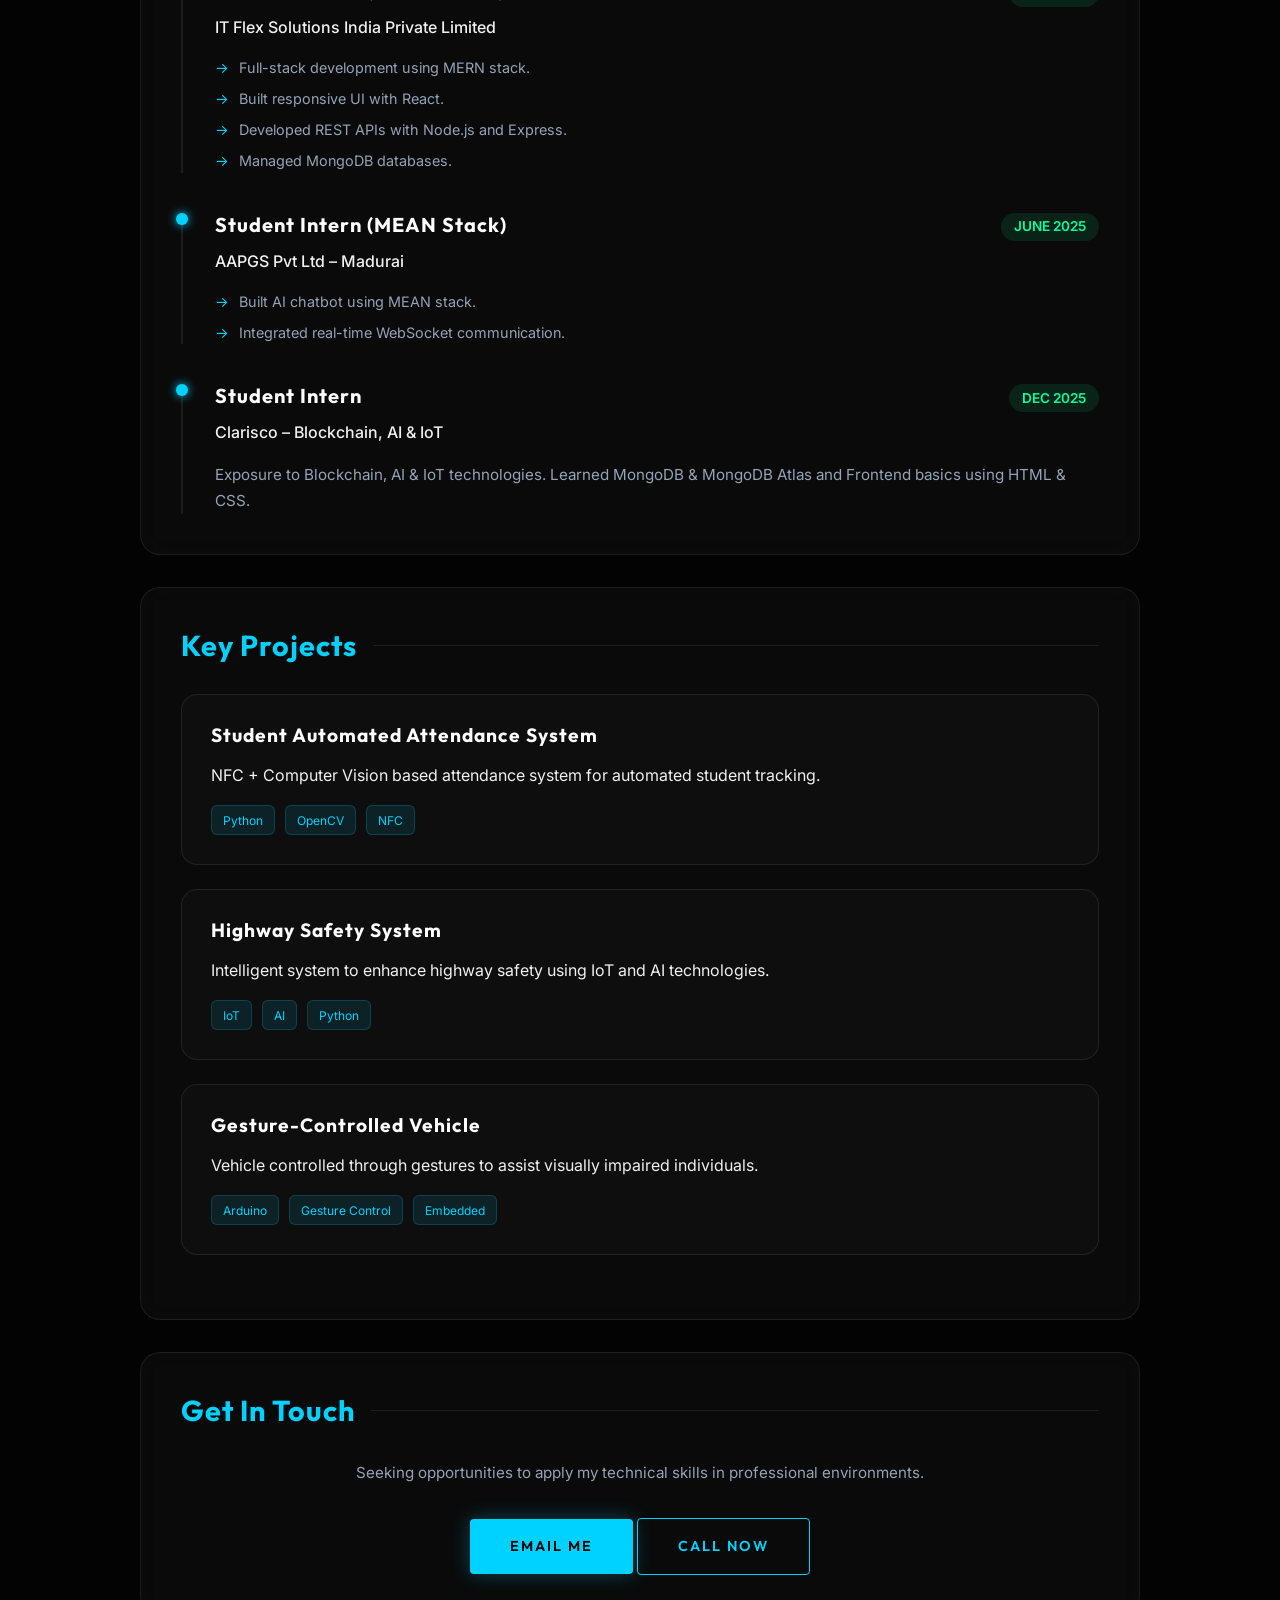
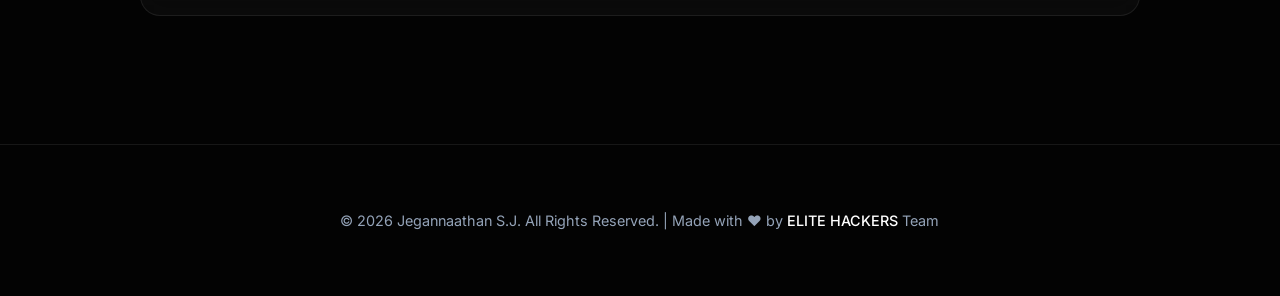
<file: jegan.html>
<!DOCTYPE html>
<html lang="en">
<head>
    <meta charset="UTF-8">
    <meta name="viewport" content="width=device-width, initial-scale=1.0">
    <title>Jegannaathan S.J - Profile | ELITE HACKERS</title>
    <link rel="stylesheet" href="style.css">
    <style>
        .profile-container {
            max-width: 1000px;
            margin: 0 auto;
        }
        .profile-header {
            display: flex;
            align-items: center;
            gap: 3rem;
            padding: 3rem;
            background: var(--glass-bg);
            border: 1px solid var(--glass-border);
            border-radius: 24px;
            backdrop-filter: blur(var(--glass-blur));
            margin-bottom: 3rem;
        }
        .profile-avatar {
            width: 220px;
            height: 220px;
            border-radius: 24px;
            background: linear-gradient(135deg, var(--bg-secondary), #1a1a1a);
            border: 2px solid var(--neon-blue);
            display: flex;
            align-items: center;
            justify-content: center;
            flex-shrink: 0;
            box-shadow: 0 0 30px var(--neon-glow-blue);
        }
        .profile-avatar svg {
            width: 100px;
            height: 100px;
            stroke: var(--neon-blue);
            stroke-width: 1;
        }
        .profile-name {
            font-family: var(--font-heading);
            font-size: clamp(2rem, 6vw, 3.5rem);
            color: #fff;
            margin-bottom: 0.5rem;
        }
        .profile-role {
            font-size: 1.1rem;
            color: var(--neon-green);
            font-family: var(--font-heading);
            margin-bottom: 1.5rem;
            letter-spacing: 1px;
            text-transform: uppercase;
        }
        .contact-info {
            display: grid;
            grid-template-columns: repeat(auto-fit, minmax(200px, 1fr));
            gap: 1rem;
            margin-bottom: 1.5rem;
        }
        .contact-item {
            font-size: 0.9rem;
            color: var(--text-secondary);
            display: flex;
            align-items: center;
            gap: 0.5rem;
        }

        /* Resume Sections */
        .section-box {
            background: var(--glass-bg);
            border: 1px solid var(--glass-border);
            border-radius: 20px;
            padding: 2.5rem;
            margin-bottom: 2rem;
            backdrop-filter: blur(var(--glass-blur));
        }
        .section-title-sm {
            font-family: var(--font-heading);
            font-size: 1.8rem;
            color: var(--neon-blue);
            margin-bottom: 2rem;
            display: flex;
            align-items: center;
            gap: 1rem;
        }
        .section-title-sm::after {
            content: '';
            flex-grow: 1;
            height: 1px;
            background: var(--glass-border);
        }

        /* Experience Item */
        .resume-item {
            margin-bottom: 2.5rem;
            position: relative;
            padding-left: 2rem;
            border-left: 2px solid var(--glass-border);
        }
        .resume-item:last-child {
            margin-bottom: 0;
        }
        .resume-item::before {
            content: '';
            position: absolute;
            left: -7px;
            top: 0;
            width: 12px;
            height: 12px;
            background: var(--neon-blue);
            border-radius: 50%;
            box-shadow: 0 0 10px var(--neon-blue);
        }
        .resume-header {
            display: flex;
            justify-content: space-between;
            align-items: flex-start;
            margin-bottom: 0.5rem;
            flex-wrap: wrap;
            gap: 1rem;
        }
        .resume-title {
            font-family: var(--font-heading);
            font-size: 1.25rem;
            color: #fff;
        }
        .resume-date {
            font-size: 0.85rem;
            color: var(--neon-green);
            background: rgba(0, 255, 159, 0.1);
            padding: 0.2rem 0.8rem;
            border-radius: 20px;
            font-weight: 600;
        }
        .resume-org {
            color: var(--text-primary);
            font-weight: 500;
            display: block;
            margin-bottom: 1rem;
        }
        .resume-desc {
            color: var(--text-secondary);
            font-size: 0.95rem;
            line-height: 1.7;
        }
        .resume-list {
            margin-top: 1rem;
            list-style: none;
        }
        .resume-list li {
            position: relative;
            padding-left: 1.5rem;
            margin-bottom: 0.5rem;
            color: var(--text-secondary);
            font-size: 0.9rem;
        }
        .resume-list li::before {
            content: '→';
            position: absolute;
            left: 0;
            color: var(--neon-blue);
        }

        /* Tech Stack Tags */
        .tech-tags-container {
            display: flex;
            flex-wrap: wrap;
            gap: 0.8rem;
        }
        .tech-pill {
            background: rgba(255, 255, 255, 0.03);
            border: 1px solid var(--glass-border);
            padding: 0.5rem 1.2rem;
            border-radius: 10px;
            font-size: 0.9rem;
            color: #fff;
            transition: var(--transition-normal);
        }
        .tech-pill:hover {
            border-color: var(--neon-blue);
            background: rgba(0, 210, 255, 0.05);
            transform: translateY(-3px);
        }

        /* Project Cards */
        .project-card-resume {
            background: rgba(255, 255, 255, 0.02);
            padding: 1.8rem;
            border-radius: 16px;
            border: 1px solid var(--glass-border);
            margin-bottom: 1.5rem;
            transition: var(--transition-normal);
            display: flex;
            flex-direction: column;
            gap: 1rem;
        }
        .project-card-resume:hover {
            border-color: var(--neon-blue);
            transform: translateX(8px);
            box-shadow: -5px 0 20px rgba(0, 210, 255, 0.1);
        }
        .project-card-resume h4 {
            color: #fff;
            font-family: var(--font-heading);
            font-size: 1.2rem;
        }
        .project-tags {
            display: flex;
            gap: 0.6rem;
            flex-wrap: wrap;
        }
        .project-tag-sm {
            font-size: 0.75rem;
            padding: 0.3rem 0.7rem;
            border-radius: 6px;
            background: rgba(0, 210, 255, 0.1);
            color: var(--neon-blue);
            border: 1px solid rgba(0, 210, 255, 0.2);
        }

        @media (max-width: 768px) {
            .profile-header {
                flex-direction: column;
                text-align: center;
                gap: 1.5rem;
                padding: 2rem 1.5rem;
            }
            .profile-avatar {
                width: 160px;
                height: 160px;
            }
            .resume-header {
                flex-direction: column;
                gap: 0.5rem;
            }
            .contact-info {
                grid-template-columns: 1fr;
                text-align: left;
                display: inline-grid;
            }
        }
    </style>
</head>
<body class="smooth-scroll">
    <canvas id="bg-canvas"></canvas>
    
    <header>
        <nav class="container">
            <div class="logo">ELITE <span>HACKERS</span></div>
            <ul class="nav-links">
                <li><a href="index.html">Home</a></li>
                <li><a href="projects.html">Projects</a></li>
                <li><a href="members.html" class="active">Members</a></li>
                <li><a href="contact.html">Contact</a></li>
            </ul>
            <div class="menu-toggle"><span></span><span></span><span></span></div>
        </nav>
    </header>

    <main class="pt-main container">
        <div class="profile-container">
            <a href="members.html" class="btn btn-secondary" style="margin-bottom: 2rem; padding: 0.6rem 1.2rem; font-size: 0.8rem;">
                <span>&larr; Back to Team</span>
            </a>

            <!-- Profile Header -->
            <section class="profile-header fade-in">
                <div class="profile-avatar">
                   <svg viewBox="0 0 24 24" fill="none" stroke="currentColor" stroke-linecap="round" stroke-linejoin="round">
                        <path d="M20 21v-2a4 4 0 0 0-4-4H8a4 4 0 0 0-4 4v2"></path>
                        <circle cx="12" cy="7" r="4"></circle>
                    </svg>
                </div>
                <div class="profile-info">
                    <h1 class="profile-name">Jegannaathan S.J</h1>
                    <p class="profile-role">Aspiring Data Analyst & Full-Stack Developer</p>
                    <div class="contact-info">
                        <div class="contact-item">Madurai, India</div>
                        <div class="contact-item">jegannaathan4@gmail.com</div>
                        <div class="contact-item">+91 9750577725</div>
                    </div>
                    <div class="contact-links">
                        <a href="https://www.linkedin.com/in/jegannaathan-s-j-411174328?utm_source=share&utm_campaign=share_via&utm_content=profile&utm_medium=android_app" target="_blank" class="btn btn-primary"><span>LinkedIn</span></a>
                        <a href="mailto:jegannaathan4@gmail.com" class="btn btn-secondary"><span>Contact Me</span></a>
                    </div>
                </div>
            </section>

            <!-- About Me -->
            <section class="section-box fade-in">
                <h2 class="section-title-sm">About Me</h2>
                <p class="resume-desc">
                    I'm a passionate Computer Science Engineering student at Kamaraj College Of Engineering And Technology with a strong interest in Full-Stack Development, Data Analysis, and emerging technologies like AI and Blockchain. Through internships and personal projects, I've gained hands-on experience in building web applications using MEAN/MERN stack, developing REST APIs, working with databases, and implementing AI solutions.
                </p>
            </section>

            <!-- Education & Certifications -->
            <div style="display: grid; grid-template-columns: repeat(auto-fit, minmax(300px, 1fr)); gap: 2rem; margin-bottom: 2rem;">
                <section class="section-box fade-in" style="margin-bottom: 0;">
                    <h2 class="section-title-sm">Education</h2>
                    <div class="resume-item">
                        <h3 class="resume-title">B.E – Computer Science & Engineering</h3>
                        <span class="resume-org">Kamaraj College Of Engineering And Technology</span>
                        <p class="resume-desc">2025 – 2028 | GPA: 8.0</p>
                    </div>
                </section>
                <section class="section-box fade-in" style="margin-bottom: 0;">
                    <h2 class="section-title-sm">Certifications</h2>
                    <ul class="resume-list">
                        <li>Data Science Workshop – Top Engineers</li>
                        <li>Artificial Intelligence Workshop – Top Engineers</li>
                        <li>Python & AI Courses – Infosys Springboard</li>
                    </ul>
                </section>
            </div>

            <!-- Tech Stack -->
            <section class="section-box fade-in">
                <h2 class="section-title-sm">Tech Stack</h2>
                <div class="tech-tags-container">
                    <span class="tech-pill">MEAN Stack</span>
                    <span class="tech-pill">MERN Stack</span>
                    <span class="tech-pill">React</span>
                    <span class="tech-pill">Node.js</span>
                    <span class="tech-pill">Express</span>
                    <span class="tech-pill">MongoDB</span>
                    <span class="tech-pill">Python</span>
                    <span class="tech-pill">SQL</span>
                    <span class="tech-pill">REST APIs</span>
                    <span class="tech-pill">System Architecture</span>
                    <span class="tech-pill">Data Science</span>
                    <span class="tech-pill">Artificial Intelligence</span>
                </div>
            </section>

            <!-- Experience -->
            <section class="section-box fade-in">
                <h2 class="section-title-sm">Work Experience</h2>
                <div class="resume-item">
                    <div class="resume-header">
                        <h3 class="resume-title">Student Intern (MERN Stack)</h3>
                        <span class="resume-date">DEC 2025</span>
                    </div>
                    <span class="resume-org">IT Flex Solutions India Private Limited</span>
                    <ul class="resume-list">
                        <li>Full-stack development using MERN stack.</li>
                        <li>Built responsive UI with React.</li>
                        <li>Developed REST APIs with Node.js and Express.</li>
                        <li>Managed MongoDB databases.</li>
                    </ul>
                </div>
                <div class="resume-item">
                    <div class="resume-header">
                        <h3 class="resume-title">Student Intern (MEAN Stack)</h3>
                        <span class="resume-date">JUNE 2025</span>
                    </div>
                    <span class="resume-org">AAPGS Pvt Ltd – Madurai</span>
                    <ul class="resume-list">
                        <li>Built AI chatbot using MEAN stack.</li>
                        <li>Integrated real-time WebSocket communication.</li>
                    </ul>
                </div>
                <div class="resume-item">
                    <div class="resume-header">
                        <h3 class="resume-title">Student Intern</h3>
                        <span class="resume-date">DEC 2025</span>
                    </div>
                    <span class="resume-org">Clarisco – Blockchain, AI & IoT</span>
                    <p class="resume-desc">Exposure to Blockchain, AI & IoT technologies. Learned MongoDB & MongoDB Atlas and Frontend basics using HTML & CSS.</p>
                </div>
            </section>

            <!-- Projects -->
            <section class="section-box fade-in">
                <h2 class="section-title-sm">Key Projects</h2>
                <div class="project-card-resume">
                    <h4>Student Automated Attendance System</h4>
                    <p>NFC + Computer Vision based attendance system for automated student tracking.</p>
                    <div class="project-tags">
                        <span class="project-tag-sm">Python</span>
                        <span class="project-tag-sm">OpenCV</span>
                        <span class="project-tag-sm">NFC</span>
                    </div>
                </div>
                <div class="project-card-resume">
                    <h4>Highway Safety System</h4>
                    <p>Intelligent system to enhance highway safety using IoT and AI technologies.</p>
                    <div class="project-tags">
                        <span class="project-tag-sm">IoT</span>
                        <span class="project-tag-sm">AI</span>
                        <span class="project-tag-sm">Python</span>
                    </div>
                </div>
                <div class="project-card-resume">
                    <h4>Gesture-Controlled Vehicle</h4>
                    <p>Vehicle controlled through gestures to assist visually impaired individuals.</p>
                    <div class="project-tags">
                        <span class="project-tag-sm">Arduino</span>
                        <span class="project-tag-sm">Gesture Control</span>
                        <span class="project-tag-sm">Embedded</span>
                    </div>
                </div>
            </section>

            <!-- Connect -->
            <section class="section-box fade-in" style="text-align: center;">
                <h2 class="section-title-sm" style="justify-content: center;">Get In Touch</h2>
                <p class="resume-desc" style="margin-bottom: 2rem;">
                    Seeking opportunities to apply my technical skills in professional environments.
                </p>
                <div class="contact-links" style="justify-content: center;">
                    <a href="mailto:jegannaathan4@gmail.com" class="btn btn-primary"><span>Email Me</span></a>
                    <a href="tel:9750577725" class="btn btn-secondary"><span>Call Now</span></a>
                </div>
            </section>
        </div>
    </main>

    <footer>
        <div class="container">
            <p>&copy; 2026 Jegannaathan S.J. All Rights Reserved. | Made with ❤️ by <span>ELITE HACKERS</span> Team</p>
        </div>
    </footer>

    <script src="script.js"></script>
</body>
</html>
</file>
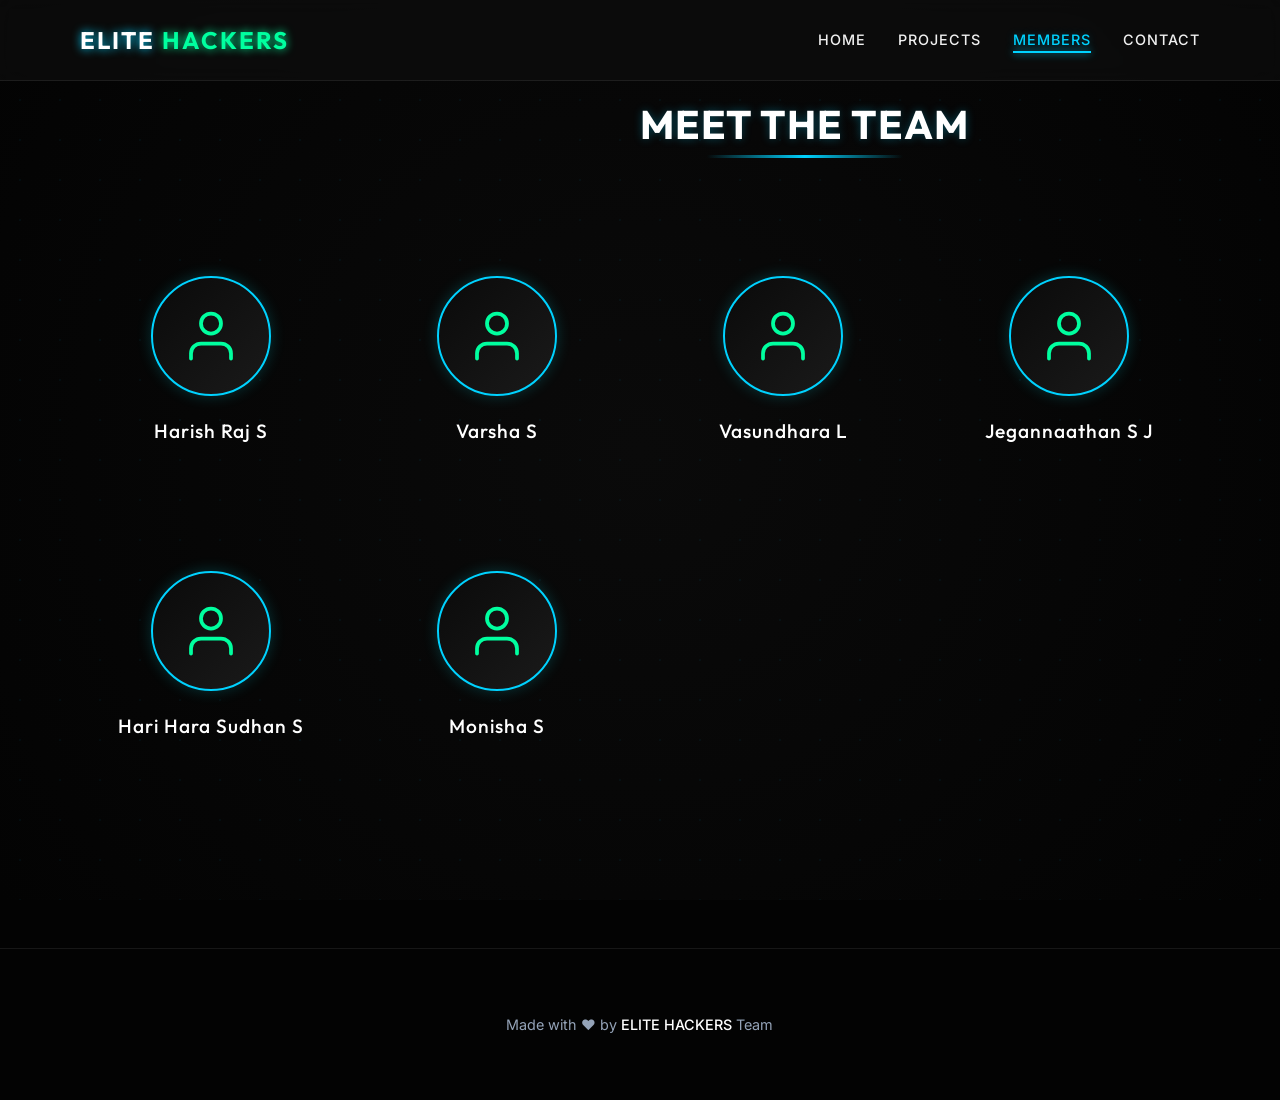
<file: members.html>
<!DOCTYPE html>
<html lang="en">
<head>
    <meta charset="UTF-8">
    <meta name="viewport" content="width=device-width, initial-scale=1.0">
    <title>Members - ELITE HACKERS</title>
    <link rel="stylesheet" href="style.css">
    <!-- Specific styles for the members page -->
    <style>
        .members-grid {
            display: grid;
            grid-template-columns: repeat(auto-fit, minmax(240px, 1fr));
            gap: 1.5rem;
            margin-top: 2rem;
        }
        .member-card {
            text-align: center;
            display: flex;
            flex-direction: column;
            align-items: center;
            justify-content: center;
            padding: 3rem 2rem;
            cursor: pointer;
        }
        .avatar-container {
            width: 120px;
            height: 120px;
            border-radius: 50%;
            margin-bottom: 1.5rem;
            position: relative;
            background: linear-gradient(135deg, var(--bg-secondary), #1a1a1a);
            display: flex;
            align-items: center;
            justify-content: center;
            border: 2px solid var(--neon-blue);
            box-shadow: 0 0 15px rgba(0, 240, 255, 0.2);
            transition: var(--transition-normal);
            overflow: hidden;
        }
        .avatar-container::before {
            content: '';
            position: absolute;
            top: -2px; left: -2px; right: -2px; bottom: -2px;
            background: linear-gradient(45deg, var(--neon-blue), transparent, var(--neon-green));
            z-index: -1;
            border-radius: 50%;
            animation: spinGlow 4s linear infinite;
            opacity: 0;
            transition: opacity var(--transition-normal);
        }
        @keyframes spinGlow {
            0% { transform: rotate(0deg); }
            100% { transform: rotate(360deg); }
        }
        .avatar-icon {
            font-size: 3rem;
            color: var(--neon-green);
            transition: var(--transition-normal);
        }
        .member-card:hover .avatar-container {
            transform: scale(1.1);
            box-shadow: 0 0 25px var(--neon-glow-blue);
        }
        .member-card:hover .avatar-container::before {
            opacity: 1;
        }
        .member-card:hover .avatar-icon {
            transform: scale(1.05);
            color: #fff;
            text-shadow: 0 0 10px var(--neon-green);
        }
        .member-name {
            font-family: var(--font-heading);
            font-size: 1.2rem;
            font-weight: 500;
            color: #fff;
            margin-bottom: 0.5rem;
            transition: var(--transition-normal);
        }
        .member-card:hover .member-name {
            color: var(--neon-blue);
            text-shadow: 0 0 5px var(--neon-glow-blue);
        }
        /* SVG Profile fallback icon */
        .svg-icon {
            width: 60px;
            height: 60px;
            fill: none;
            stroke: var(--neon-green);
            stroke-width: 1.5;
            stroke-linecap: round;
            stroke-linejoin: round;
            transition: stroke var(--transition-normal);
        }
        .member-card:hover .svg-icon {
             stroke: #fff;
             filter: drop-shadow(0 0 5px var(--neon-green));
        }
    </style>
</head>
</head>
<body class="smooth-scroll">
    <!-- Animated Background -->
    <canvas id="bg-canvas"></canvas>
    <!-- Navigation -->
    <header>
        <nav class="container">
            <div class="logo">ELITE <span>HACKERS</span></div>
            <ul class="nav-links">
                <li><a href="index.html">Home</a></li>
                <li><a href="projects.html">Projects</a></li>
                <li><a href="members.html" class="active">Members</a></li>
                <li><a href="contact.html">Contact</a></li>
            </ul>
            <div class="menu-toggle">
                <span></span>
                <span></span>
                <span></span>
            </div>
        </nav>
    </header>
    <!-- Main Content -->
    <main class="pt-main container">
        <h1 class="section-title fade-in">Meet The Team</h1>
        <div class="members-grid">
            <!-- Member 1 -->
            <a href="harish-raj.html" class="card member-card fade-in" style="display: flex; text-decoration: none;">
                <div class="avatar-container">
                     <svg class="svg-icon" viewBox="0 0 24 24">
                        <path d="M20 21v-2a4 4 0 0 0-4-4H8a4 4 0 0 0-4 4v2"></path>
                        <circle cx="12" cy="7" r="4"></circle>
                    </svg>
                </div>
                <h3 class="member-name">Harish Raj S</h3>
            </a>
            <!-- Member 2 -->
            <a href="varsha.html" class="card member-card fade-in" style="display: flex; text-decoration: none;">
                <div class="avatar-container">
                    <svg class="svg-icon" viewBox="0 0 24 24">
                        <path d="M20 21v-2a4 4 0 0 0-4-4H8a4 4 0 0 0-4 4v2"></path>
                        <circle cx="12" cy="7" r="4"></circle>
                    </svg>
                </div>
                <h3 class="member-name">Varsha S</h3>
            </a>
            <!-- Member 4 -->
            <a href="vasundra.html" class="card member-card fade-in" style="display: flex; text-decoration: none;">
                <div class="avatar-container">
                    <svg class="svg-icon" viewBox="0 0 24 24">
                        <path d="M20 21v-2a4 4 0 0 0-4-4H8a4 4 0 0 0-4 4v2"></path>
                        <circle cx="12" cy="7" r="4"></circle>
                    </svg>
                </div>
                <h3 class="member-name">Vasundhara L</h3>
            </a>
            <!-- Member 5 -->
            <a href="jegan.html" class="card member-card fade-in" style="display: flex; text-decoration: none;">
                <div class="avatar-container">
                    <svg class="svg-icon" viewBox="0 0 24 24">
                        <path d="M20 21v-2a4 4 0 0 0-4-4H8a4 4 0 0 0-4 4v2"></path>
                        <circle cx="12" cy="7" r="4"></circle>
                    </svg>
                </div>
                <h3 class="member-name">Jegannaathan S J</h3>
            </a>
            <!-- Member 6 -->
            <a href="hari-hara.html" class="card member-card fade-in" style="display: flex; text-decoration: none;">
                <div class="avatar-container">
                    <svg class="svg-icon" viewBox="0 0 24 24">
                        <path d="M20 21v-2a4 4 0 0 0-4-4H8a4 4 0 0 0-4 4v2"></path>
                        <circle cx="12" cy="7" r="4"></circle>
                    </svg>
                </div>
                <h3 class="member-name">Hari Hara Sudhan S</h3>
            </a>
            <!-- Member 7 -->
            <a href="monisha.html" class="card member-card fade-in" style="display: flex; text-decoration: none;">
                <div class="avatar-container">
                    <svg class="svg-icon" viewBox="0 0 24 24">
                        <path d="M20 21v-2a4 4 0 0 0-4-4H8a4 4 0 0 0-4 4v2"></path>
                        <circle cx="12" cy="7" r="4"></circle>
                    </svg>
                </div>
                <h3 class="member-name">Monisha S</h3>
            </a>
        </div>
    </main>
    <!-- Footer -->
    <footer>
        <div class="container">
            <p>Made with ❤️ by <span>ELITE HACKERS</span> Team</p>
        </div>
    </footer>
    <script src="script.js"></script>
</body>
</html>
</file>
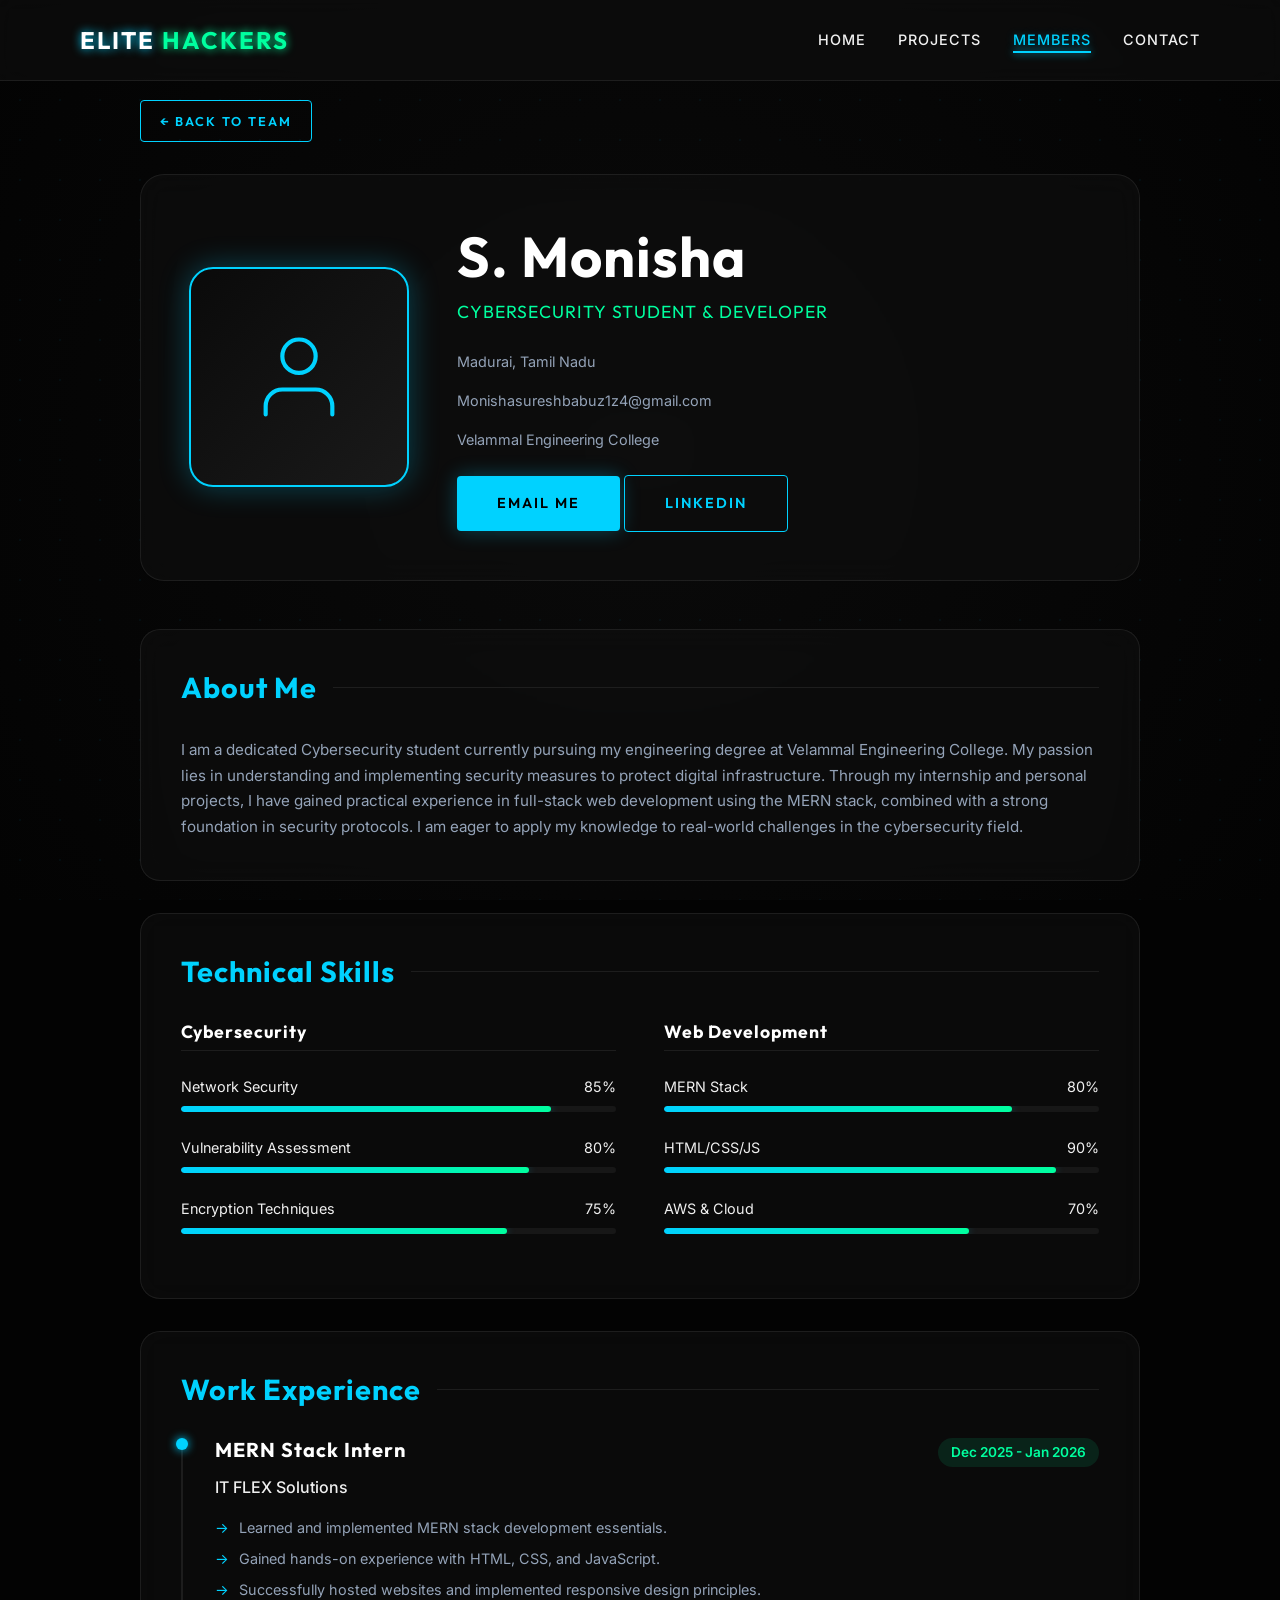
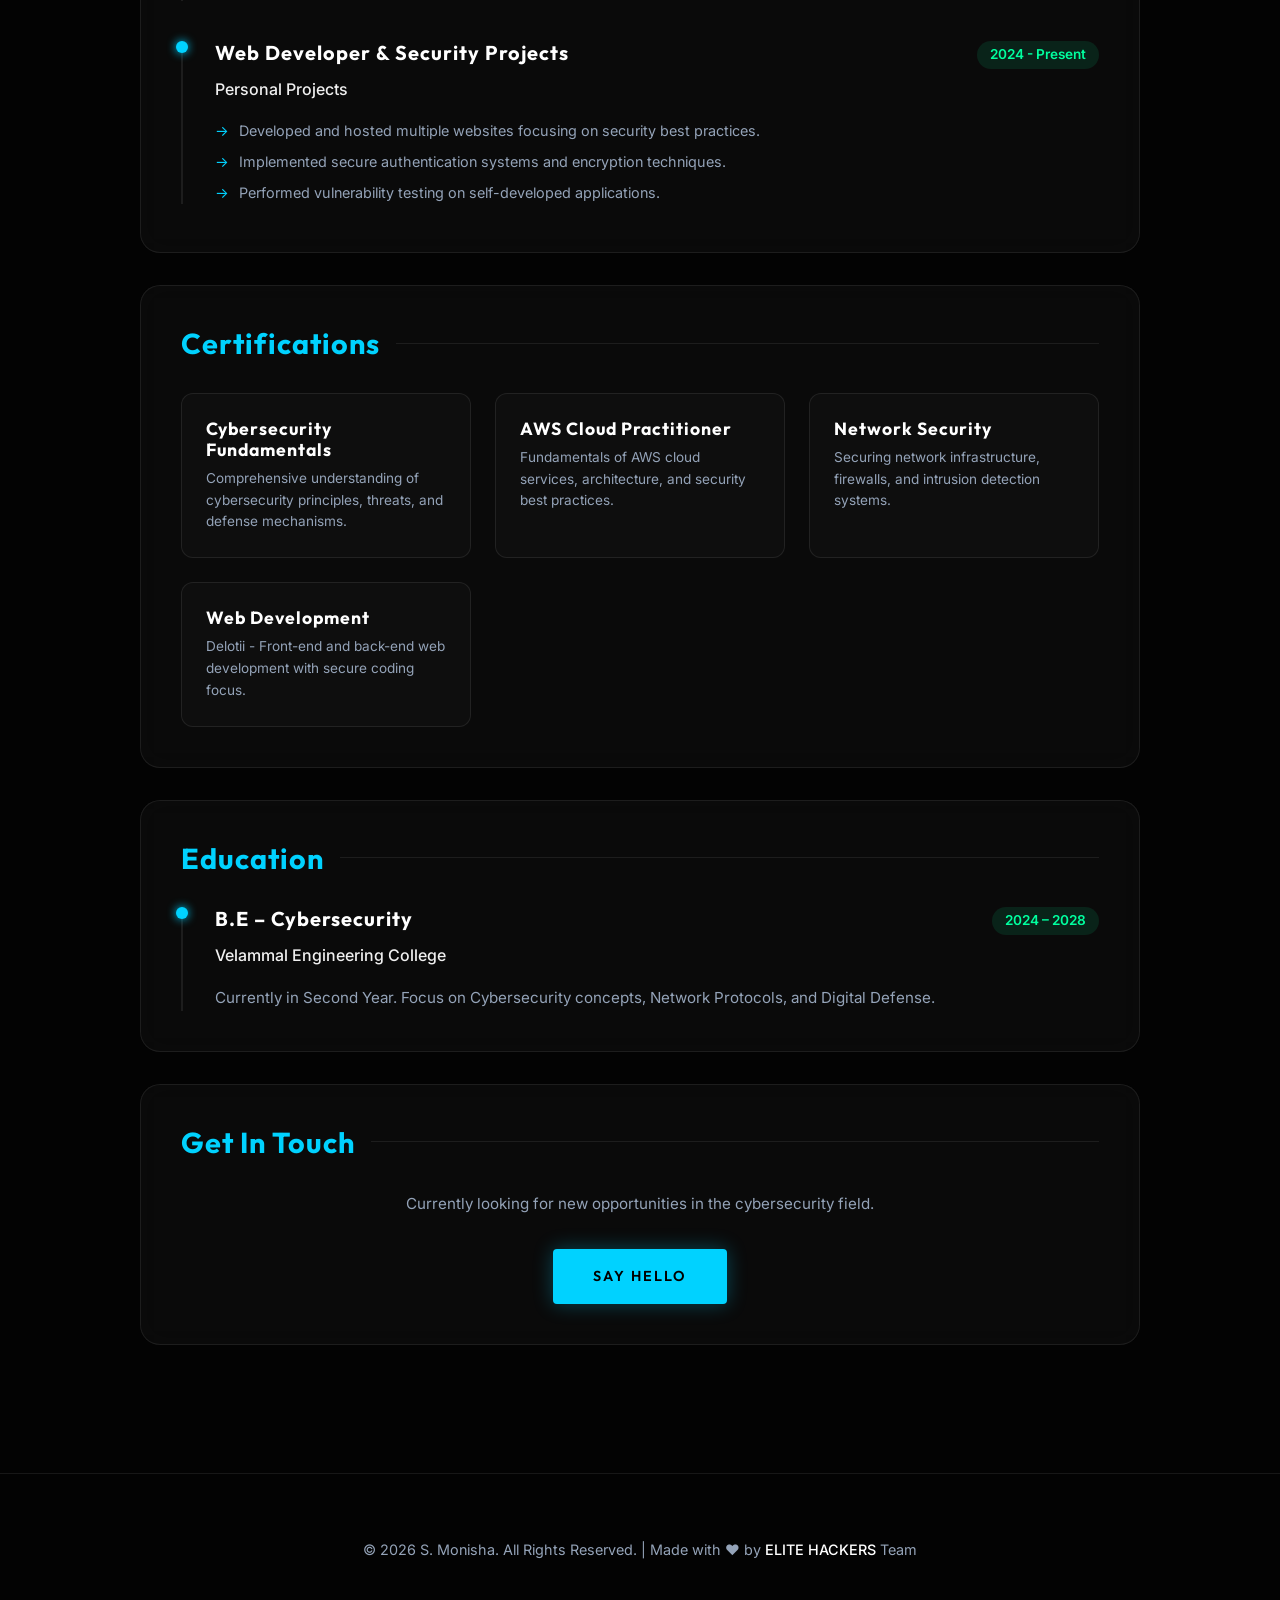
<file: monisha.html>
<!DOCTYPE html>
<html lang="en">
<head>
    <meta charset="UTF-8">
    <meta name="viewport" content="width=device-width, initial-scale=1.0">
    <title>S. Monisha - Profile | ELITE HACKERS</title>
    <link rel="stylesheet" href="style.css">
    <style>
        .profile-container {
            max-width: 1000px;
            margin: 0 auto;
        }
        .profile-header {
            display: flex;
            align-items: center;
            gap: 3rem;
            padding: 3rem;
            background: var(--glass-bg);
            border: 1px solid var(--glass-border);
            border-radius: 24px;
            backdrop-filter: blur(var(--glass-blur));
            margin-bottom: 3rem;
        }
        .profile-avatar {
            width: 220px;
            height: 220px;
            border-radius: 24px;
            background: linear-gradient(135deg, var(--bg-secondary), #1a1a1a);
            border: 2px solid var(--neon-blue);
            display: flex;
            align-items: center;
            justify-content: center;
            flex-shrink: 0;
            box-shadow: 0 0 30px var(--neon-glow-blue);
        }
        .profile-avatar svg {
            width: 100px;
            height: 100px;
            stroke: var(--neon-blue);
            stroke-width: 1;
        }
        .profile-name {
            font-family: var(--font-heading);
            font-size: clamp(2rem, 6vw, 3.5rem);
            color: #fff;
            margin-bottom: 0.5rem;
        }
        .profile-role {
            font-size: 1.1rem;
            color: var(--neon-green);
            font-family: var(--font-heading);
            margin-bottom: 1.5rem;
            letter-spacing: 1px;
            text-transform: uppercase;
        }
        .contact-info {
            display: grid;
            grid-template-columns: repeat(auto-fit, minmax(200px, 1fr));
            gap: 1rem;
            margin-bottom: 1.5rem;
        }
        .contact-item {
            font-size: 0.9rem;
            color: var(--text-secondary);
            display: flex;
            align-items: center;
            gap: 0.5rem;
        }

        /* Resume Sections */
        .section-box {
            background: var(--glass-bg);
            border: 1px solid var(--glass-border);
            border-radius: 20px;
            padding: 2.5rem;
            margin-bottom: 2rem;
            backdrop-filter: blur(var(--glass-blur));
        }
        .section-title-sm {
            font-family: var(--font-heading);
            font-size: 1.8rem;
            color: var(--neon-blue);
            margin-bottom: 2rem;
            display: flex;
            align-items: center;
            gap: 1rem;
        }
        .section-title-sm::after {
            content: '';
            flex-grow: 1;
            height: 1px;
            background: var(--glass-border);
        }

        /* Experience Item */
        .resume-item {
            margin-bottom: 2.5rem;
            position: relative;
            padding-left: 2rem;
            border-left: 2px solid var(--glass-border);
        }
        .resume-item:last-child {
            margin-bottom: 0;
        }
        .resume-item::before {
            content: '';
            position: absolute;
            left: -7px;
            top: 0;
            width: 12px;
            height: 12px;
            background: var(--neon-blue);
            border-radius: 50%;
            box-shadow: 0 0 10px var(--neon-blue);
        }
        .resume-header {
            display: flex;
            justify-content: space-between;
            align-items: flex-start;
            margin-bottom: 0.5rem;
            flex-wrap: wrap;
            gap: 1rem;
        }
        .resume-title {
            font-family: var(--font-heading);
            font-size: 1.25rem;
            color: #fff;
        }
        .resume-date {
            font-size: 0.85rem;
            color: var(--neon-green);
            background: rgba(0, 255, 159, 0.1);
            padding: 0.2rem 0.8rem;
            border-radius: 20px;
            font-weight: 600;
        }
        .resume-org {
            color: var(--text-primary);
            font-weight: 500;
            display: block;
            margin-bottom: 1rem;
        }
        .resume-desc {
            color: var(--text-secondary);
            font-size: 0.95rem;
            line-height: 1.7;
        }
        .resume-list {
            margin-top: 1rem;
            list-style: none;
        }
        .resume-list li {
            position: relative;
            padding-left: 1.5rem;
            margin-bottom: 0.5rem;
            color: var(--text-secondary);
            font-size: 0.9rem;
        }
        .resume-list li::before {
            content: '→';
            position: absolute;
            left: 0;
            color: var(--neon-blue);
        }

        /* Skill Progress Bars */
        .skills-grid-modern {
            display: grid;
            grid-template-columns: repeat(auto-fit, minmax(300px, 1fr));
            gap: 3rem;
        }
        .skill-group h4 {
            color: #fff;
            font-family: var(--font-heading);
            margin-bottom: 1.5rem;
            font-size: 1.1rem;
            border-bottom: 1px solid var(--glass-border);
            padding-bottom: 0.5rem;
        }
        .skill-bar-container {
            margin-bottom: 1.5rem;
        }
        .skill-bar-header {
            display: flex;
            justify-content: space-between;
            margin-bottom: 0.5rem;
            font-size: 0.9rem;
            color: var(--text-primary);
        }
        .skill-bar-bg {
            height: 6px;
            background: rgba(255, 255, 255, 0.05);
            border-radius: 3px;
            overflow: hidden;
        }
        .skill-bar-fill {
            height: 100%;
            background: linear-gradient(90deg, var(--neon-blue), var(--neon-green));
            box-shadow: 0 0 10px var(--neon-glow-blue);
            border-radius: 3px;
        }

        /* Certifications List */
        .certs-list {
            display: grid;
            grid-template-columns: repeat(auto-fit, minmax(280px, 1fr));
            gap: 1.5rem;
        }
        .cert-card {
            background: rgba(255, 255, 255, 0.02);
            padding: 1.5rem;
            border-radius: 12px;
            border: 1px solid var(--glass-border);
            transition: var(--transition-normal);
        }
        .cert-card:hover {
            border-color: var(--neon-blue);
            transform: translateY(-5px);
            background: rgba(0, 210, 255, 0.03);
        }
        .cert-card h4 {
            color: #fff;
            font-family: var(--font-heading);
            margin-bottom: 0.5rem;
            font-size: 1.1rem;
        }
        .cert-card p {
            font-size: 0.85rem;
            color: var(--text-secondary);
            line-height: 1.6;
        }

        @media (max-width: 768px) {
            .profile-header {
                flex-direction: column;
                text-align: center;
                gap: 1.5rem;
                padding: 2rem 1.5rem;
            }
            .profile-avatar {
                width: 160px;
                height: 160px;
            }
            .resume-header {
                flex-direction: column;
                gap: 0.5rem;
            }
            .contact-info {
                grid-template-columns: 1fr;
                text-align: left;
                display: inline-grid;
            }
        }
    </style>
</head>
<body class="smooth-scroll">
    <canvas id="bg-canvas"></canvas>
    
    <header>
        <nav class="container">
            <div class="logo">ELITE <span>HACKERS</span></div>
            <ul class="nav-links">
                <li><a href="index.html">Home</a></li>
                <li><a href="projects.html">Projects</a></li>
                <li><a href="members.html" class="active">Members</a></li>
                <li><a href="contact.html">Contact</a></li>
            </ul>
            <div class="menu-toggle"><span></span><span></span><span></span></div>
        </nav>
    </header>

    <main class="pt-main container">
        <div class="profile-container">
            <a href="members.html" class="btn btn-secondary" style="margin-bottom: 2rem; padding: 0.6rem 1.2rem; font-size: 0.8rem;">
                <span>&larr; Back to Team</span>
            </a>

            <!-- Profile Header -->
            <section class="profile-header fade-in">
                <div class="profile-avatar">
                   <svg viewBox="0 0 24 24" fill="none" stroke="currentColor" stroke-linecap="round" stroke-linejoin="round">
                        <path d="M20 21v-2a4 4 0 0 0-4-4H8a4 4 0 0 0-4 4v2"></path>
                        <circle cx="12" cy="7" r="4"></circle>
                    </svg>
                </div>
                <div class="profile-info">
                    <h1 class="profile-name">S. Monisha</h1>
                    <p class="profile-role">Cybersecurity Student & Developer</p>
                    <div class="contact-info">
                        <div class="contact-item">Madurai, Tamil Nadu</div>
                        <div class="contact-item">Monishasureshbabuz1z4@gmail.com</div>
                        <div class="contact-item">Velammal Engineering College</div>
                    </div>
                    <div class="contact-links">
                        <a href="mailto:Monishasureshbabuz1z4@gmail.com" class="btn btn-primary"><span>Email Me</span></a>
                        <a href="https://www.linkedin.com/in/monisha-s-050786333?utm_source=share&utm_campaign=share_via&utm_content=profile&utm_medium=android_app" target="_blank" class="btn btn-secondary"><span>LinkedIn</span></a>
                    </div>
                </div>
            </section>

            <!-- About Me -->
            <section id="about" class="section-box fade-in">
                <h2 class="section-title-sm">About Me</h2>
                <p class="resume-desc">
                    I am a dedicated Cybersecurity student currently pursuing my engineering degree at Velammal Engineering College. My passion lies in understanding and implementing security measures to protect digital infrastructure. Through my internship and personal projects, I have gained practical experience in full-stack web development using the MERN stack, combined with a strong foundation in security protocols. I am eager to apply my knowledge to real-world challenges in the cybersecurity field.
                </p>
            </section>

             <!-- Skills Matrix -->
             <section class="section-box fade-in">
                <h2 class="section-title-sm">Technical Skills</h2>
                <div class="skills-grid-modern">
                    <div class="skill-group">
                        <h4>Cybersecurity</h4>
                        <div class="skill-bar-container">
                            <div class="skill-bar-header"><span>Network Security</span><span>85%</span></div>
                            <div class="skill-bar-bg"><div class="skill-bar-fill" style="width: 85%;"></div></div>
                        </div>
                        <div class="skill-bar-container">
                            <div class="skill-bar-header"><span>Vulnerability Assessment</span><span>80%</span></div>
                            <div class="skill-bar-bg"><div class="skill-bar-fill" style="width: 80%;"></div></div>
                        </div>
                        <div class="skill-bar-container">
                            <div class="skill-bar-header"><span>Encryption Techniques</span><span>75%</span></div>
                            <div class="skill-bar-bg"><div class="skill-bar-fill" style="width: 75%;"></div></div>
                        </div>
                    </div>
                    <div class="skill-group">
                        <h4>Web Development</h4>
                        <div class="skill-bar-container">
                            <div class="skill-bar-header"><span>MERN Stack</span><span>80%</span></div>
                            <div class="skill-bar-bg"><div class="skill-bar-fill" style="width: 80%;"></div></div>
                        </div>
                        <div class="skill-bar-container">
                            <div class="skill-bar-header"><span>HTML/CSS/JS</span><span>90%</span></div>
                            <div class="skill-bar-bg"><div class="skill-bar-fill" style="width: 90%;"></div></div>
                        </div>
                        <div class="skill-bar-container">
                            <div class="skill-bar-header"><span>AWS & Cloud</span><span>70%</span></div>
                            <div class="skill-bar-bg"><div class="skill-bar-fill" style="width: 70%;"></div></div>
                        </div>
                    </div>
                </div>
            </section>

            <!-- Experience -->
            <section class="section-box fade-in">
                <h2 class="section-title-sm">Work Experience</h2>
                <div class="resume-item">
                    <div class="resume-header">
                        <h3 class="resume-title">MERN Stack Intern</h3>
                        <span class="resume-date">Dec 2025 - Jan 2026</span>
                    </div>
                    <span class="resume-org">IT FLEX Solutions</span>
                    <ul class="resume-list">
                        <li>Learned and implemented MERN stack development essentials.</li>
                        <li>Gained hands-on experience with HTML, CSS, and JavaScript.</li>
                        <li>Successfully hosted websites and implemented responsive design principles.</li>
                    </ul>
                </div>
                <div class="resume-item">
                    <div class="resume-header">
                        <h3 class="resume-title">Web Developer & Security Projects</h3>
                        <span class="resume-date">2024 - Present</span>
                    </div>
                    <span class="resume-org">Personal Projects</span>
                    <ul class="resume-list">
                        <li>Developed and hosted multiple websites focusing on security best practices.</li>
                        <li>Implemented secure authentication systems and encryption techniques.</li>
                        <li>Performed vulnerability testing on self-developed applications.</li>
                    </ul>
                </div>
            </section>

            <!-- Certifications -->
            <section class="section-box fade-in">
                <h2 class="section-title-sm">Certifications</h2>
                <div class="certs-list">
                    <div class="cert-card">
                        <h4>Cybersecurity Fundamentals</h4>
                        <p>Comprehensive understanding of cybersecurity principles, threats, and defense mechanisms.</p>
                    </div>
                    <div class="cert-card">
                        <h4>AWS Cloud Practitioner</h4>
                        <p>Fundamentals of AWS cloud services, architecture, and security best practices.</p>
                    </div>
                    <div class="cert-card">
                        <h4>Network Security</h4>
                        <p>Securing network infrastructure, firewalls, and intrusion detection systems.</p>
                    </div>
                    <div class="cert-card">
                        <h4>Web Development</h4>
                        <p>Delotii - Front-end and back-end web development with secure coding focus.</p>
                    </div>
                </div>
            </section>

            <!-- Education -->
            <section class="section-box fade-in">
                <h2 class="section-title-sm">Education</h2>
                <div class="resume-item">
                    <div class="resume-header">
                        <h3 class="resume-title">B.E – Cybersecurity</h3>
                        <span class="resume-date">2024 – 2028</span>
                    </div>
                    <span class="resume-org">Velammal Engineering College</span>
                    <p class="resume-desc">Currently in Second Year. Focus on Cybersecurity concepts, Network Protocols, and Digital Defense.</p>
                </div>
            </section>

            <!-- Connect -->
            <section id="contact" class="section-box fade-in" style="text-align: center;">
                <h2 class="section-title-sm" style="justify-content: center;">Get In Touch</h2>
                <p class="resume-desc" style="margin-bottom: 2rem;">
                    Currently looking for new opportunities in the cybersecurity field.
                </p>
                <div class="contact-links" style="justify-content: center;">
                    <a href="mailto:Monishasureshbabuz1z4@gmail.com" class="btn btn-primary"><span>Say Hello</span></a>
                </div>
            </section>
        </div>
    </main>

    <footer>
        <div class="container">
            <p>&copy; 2026 S. Monisha. All Rights Reserved. | Made with ❤️ by <span>ELITE HACKERS</span> Team</p>
        </div>
    </footer>

    <script src="script.js"></script>
</body>
</html>
</file>
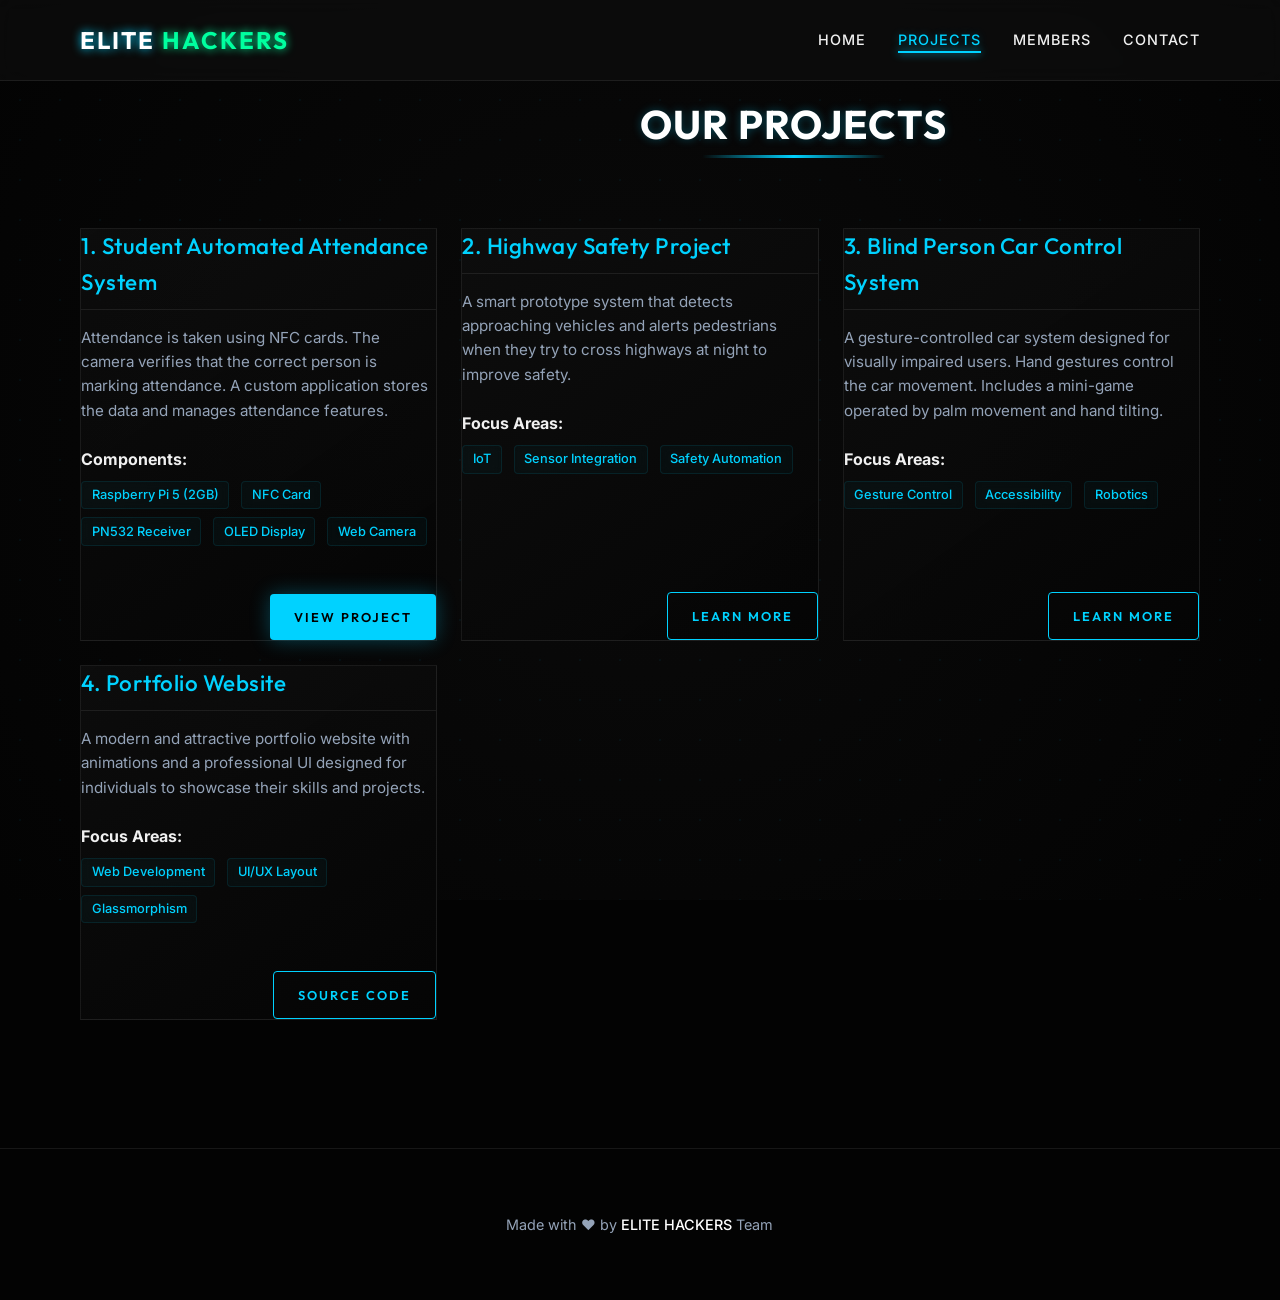
<file: projects.html>
<!DOCTYPE html>
<html lang="en">
<head>
    <meta charset="UTF-8">
    <meta name="viewport" content="width=device-width, initial-scale=1.0">
    <title>Projects - ELITE HACKERS</title>
    <link rel="stylesheet" href="style.css">
    <!-- Specific styles for the projects page -->
    <style>
        .projects-grid {
            display: grid;
            grid-template-columns: repeat(auto-fit, minmax(280px, 1fr));
            gap: 1.5rem;
            margin-top: 2rem;
        }
        .project-card {
            display: flex;
            flex-direction: column;
            height: 100%;
        }
        .project-header {
            font-family: var(--font-heading);
            font-size: 1.4rem;
            font-weight: 500;
            color: var(--neon-blue);
            margin-bottom: 1rem;
            border-bottom: 1px solid var(--glass-border);
            padding-bottom: 0.5rem;
            letter-spacing: 0.5px;
        }
        .project-body {
            flex-grow: 1;
        }
        .project-description {
            font-size: 0.95rem;
            color: var(--text-secondary);
            margin-bottom: 1.5rem;
        }
        .tech-list {
            margin-bottom: 1.5rem;
        }
        .tech-list strong {
            color: var(--text-primary);
            display: block;
            margin-bottom: 0.5rem;
        }
        .tech-tag {
            display: inline-block;
            font-size: 0.8rem;
            padding: 0.2rem 0.6rem;
            background: rgba(0, 255, 204, 0.1);
            color: var(--neon-green);
            border: 1px solid var(--neon-green);
            border-radius: 4px;
            margin-right: 0.5rem;
            margin-bottom: 0.5rem;
        }
        .project-footer {
            margin-top: auto;
            text-align: right;
        }
        /* Adjusting btn size for cards */
        .project-card .btn {
            margin-top: 1rem;
            padding: 0.8rem 1.5rem;
            font-size: 0.8rem;
        }
        .project-card:hover {
            border-color: var(--neon-blue);
            box-shadow: 0 0 30px var(--neon-glow-blue);
        }
        .project-header i {
            margin-right: 10px;
            color: var(--neon-blue);
        }
        .project-card {
            background: linear-gradient(145deg, rgba(15, 15, 15, 0.8), rgba(5, 5, 5, 0.9));
            border: 1px solid var(--glass-border);
            transition: all 0.4s cubic-bezier(0.175, 0.885, 0.32, 1.275);
        }
        .tech-tag {
            background: rgba(0, 210, 255, 0.03);
            border: 1px solid rgba(0, 210, 255, 0.1);
            color: var(--neon-blue);
            backdrop-filter: blur(5px);
            font-weight: 500;
        }
    </style>
</head>
</head>
<body class="smooth-scroll">
    <!-- Animated Background -->
    <canvas id="bg-canvas"></canvas>
    <!-- Navigation -->
    <header>
        <nav class="container">
            <div class="logo">ELITE <span>HACKERS</span></div>
            <ul class="nav-links">
                <li><a href="index.html">Home</a></li>
                <li><a href="projects.html" class="active">Projects</a></li>
                <li><a href="members.html">Members</a></li>
                <li><a href="contact.html">Contact</a></li>
            </ul>
            <div class="menu-toggle">
                <span></span>
                <span></span>
                <span></span>
            </div>
        </nav>
    </header>
    <!-- Main Content -->
    <main class="pt-main container">
        <h1 class="section-title fade-in">Our Projects</h1>
        <div class="projects-grid">
            <!-- Project 1 -->
            <div class="card project-card fade-in">
                <div class="project-header">
                    1. Student Automated Attendance System
                </div>
                <div class="project-body">
                    <p class="project-description">
                        Attendance is taken using NFC cards. The camera verifies that the correct person is marking attendance. A custom application stores the data and manages attendance features.
                    </p>
                    <div class="tech-list">
                        <strong>Components:</strong>
                        <span class="tech-tag">Raspberry Pi 5 (2GB)</span>
                        <span class="tech-tag">NFC Card</span>
                        <span class="tech-tag">PN532 Receiver</span>
                        <span class="tech-tag">OLED Display</span>
                        <span class="tech-tag">Web Camera</span>
                    </div>
                </div>
                <div class="project-footer">
                    <a href="#" class="btn btn-primary">View Project</a>
                </div>
            </div>
            <!-- Project 2 -->
            <div class="card project-card fade-in">
                <div class="project-header">
                    2. Highway Safety Project
                </div>
                <div class="project-body">
                    <p class="project-description">
                        A smart prototype system that detects approaching vehicles and alerts pedestrians when they try to cross highways at night to improve safety.
                    </p>
                    <div class="tech-list">
                        <strong>Focus Areas:</strong>
                        <span class="tech-tag">IoT</span>
                        <span class="tech-tag">Sensor Integration</span>
                        <span class="tech-tag">Safety Automation</span>
                    </div>
                </div>
                <div class="project-footer">
                    <a href="#" class="btn btn-secondary">Learn More</a>
                </div>
            </div>
            <!-- Project 3 -->
            <div class="card project-card fade-in">
                <div class="project-header">
                    3. Blind Person Car Control System
                </div>
                <div class="project-body">
                    <p class="project-description">
                        A gesture-controlled car system designed for visually impaired users. Hand gestures control the car movement. Includes a mini-game operated by palm movement and hand tilting.
                    </p>
                    <div class="tech-list">
                        <strong>Focus Areas:</strong>
                        <span class="tech-tag">Gesture Control</span>
                        <span class="tech-tag">Accessibility</span>
                        <span class="tech-tag">Robotics</span>
                    </div>
                </div>
                <div class="project-footer">
                    <a href="#" class="btn btn-secondary">Learn More</a>
                </div>
            </div>
            <!-- Project 4 -->
            <div class="card project-card fade-in">
                <div class="project-header">
                    4. Portfolio Website
                </div>
                <div class="project-body">
                    <p class="project-description">
                        A modern and attractive portfolio website with animations and a professional UI designed for individuals to showcase their skills and projects.
                    </p>
                    <div class="tech-list">
                        <strong>Focus Areas:</strong>
                        <span class="tech-tag">Web Development</span>
                        <span class="tech-tag">UI/UX Layout</span>
                        <span class="tech-tag">Glassmorphism</span>
                    </div>
                </div>
                <div class="project-footer">
                    <a href="https://github.com" target="_blank" class="btn btn-secondary">Source Code</a>
                </div>
            </div>
        </div>
    </main>
    <!-- Footer -->
    <footer>
        <div class="container">
            <p>Made with ❤️ by <span>ELITE HACKERS</span> Team</p>
        </div>
    </footer>
    <script src="script.js"></script>
</body>
</html>
</file>
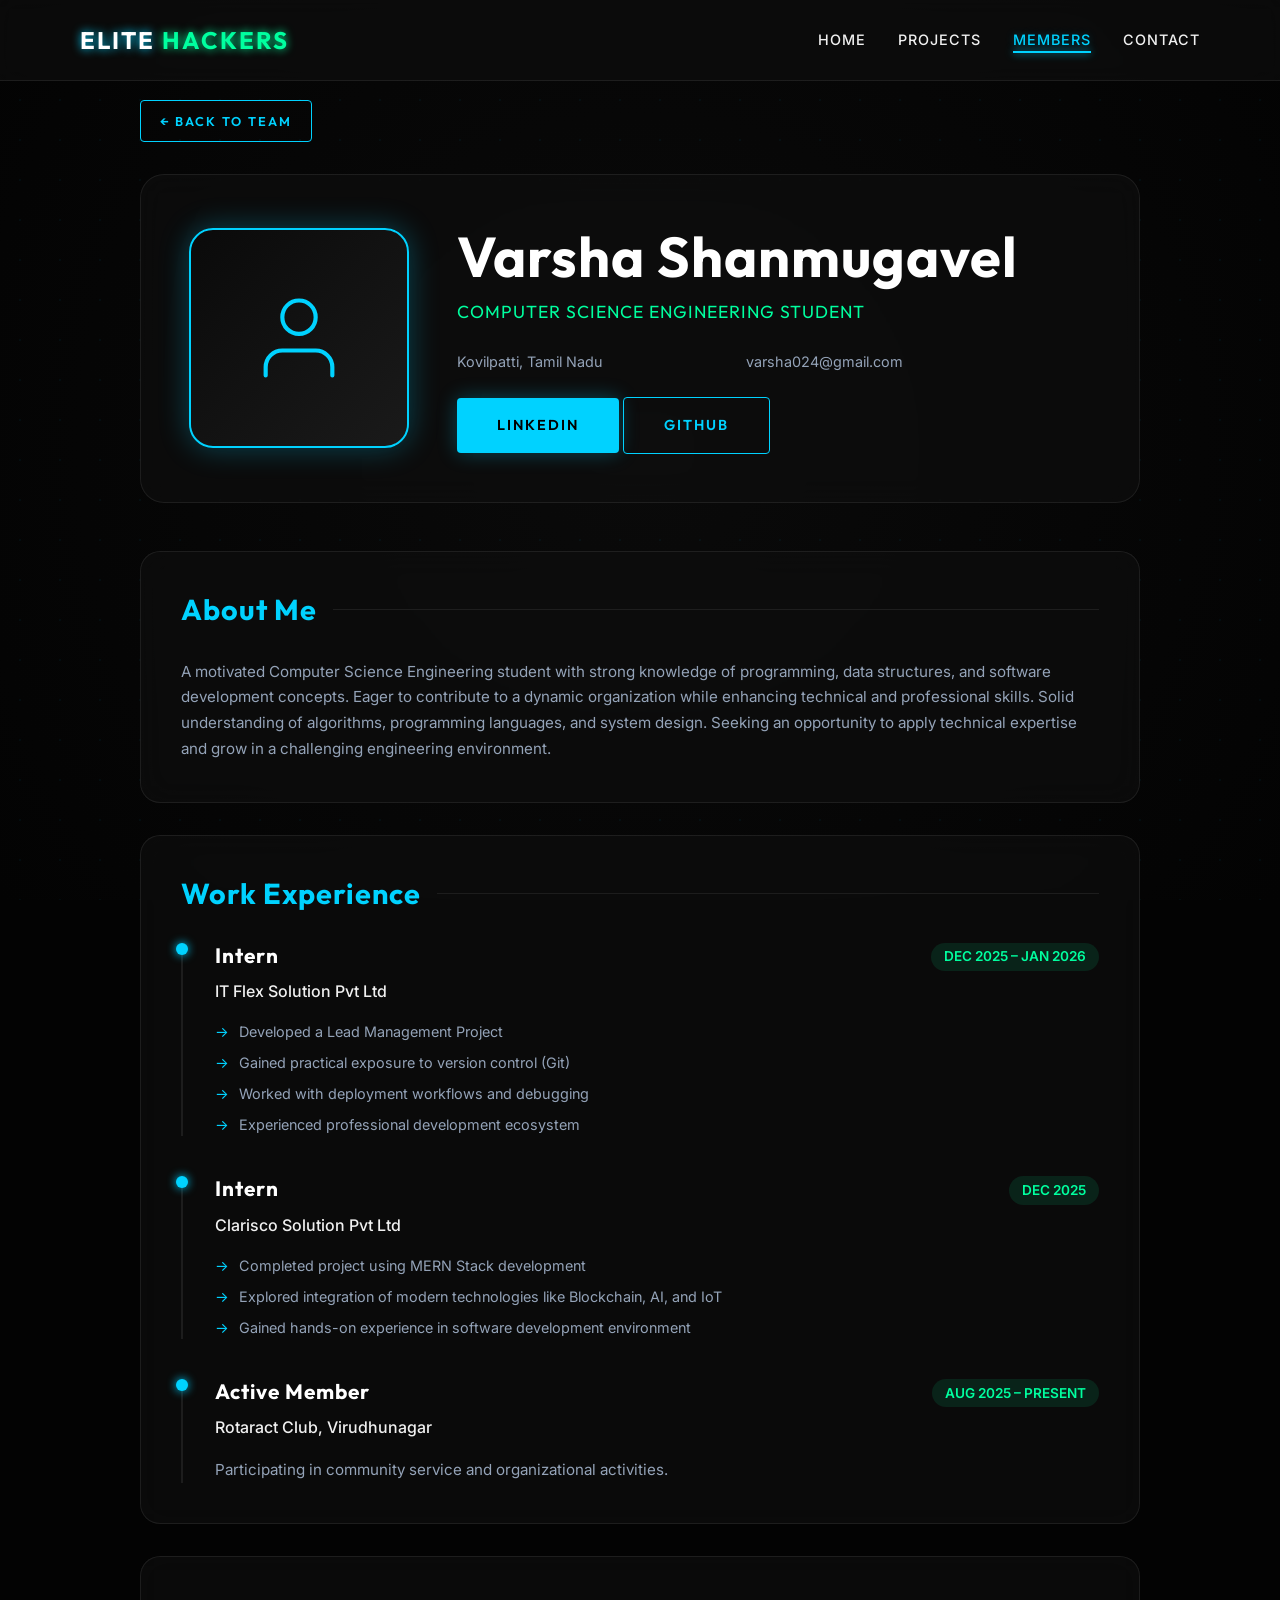
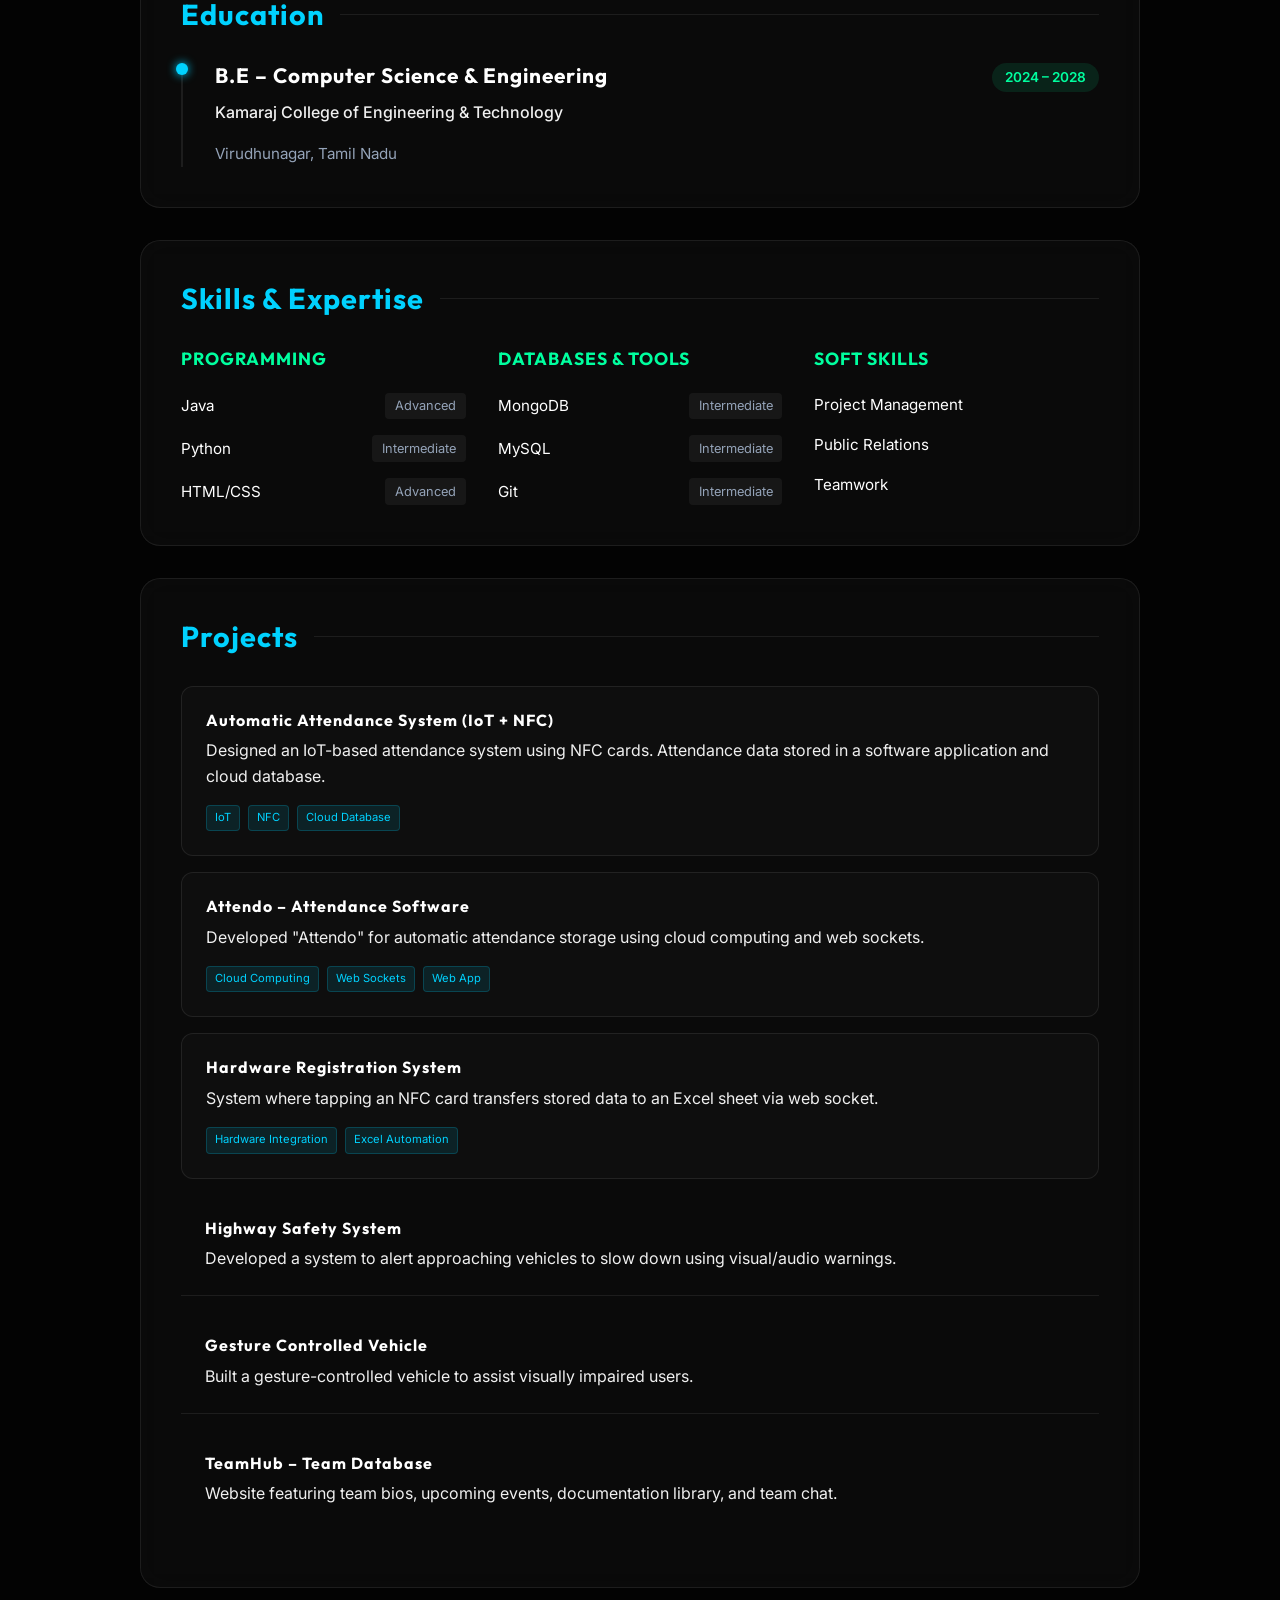
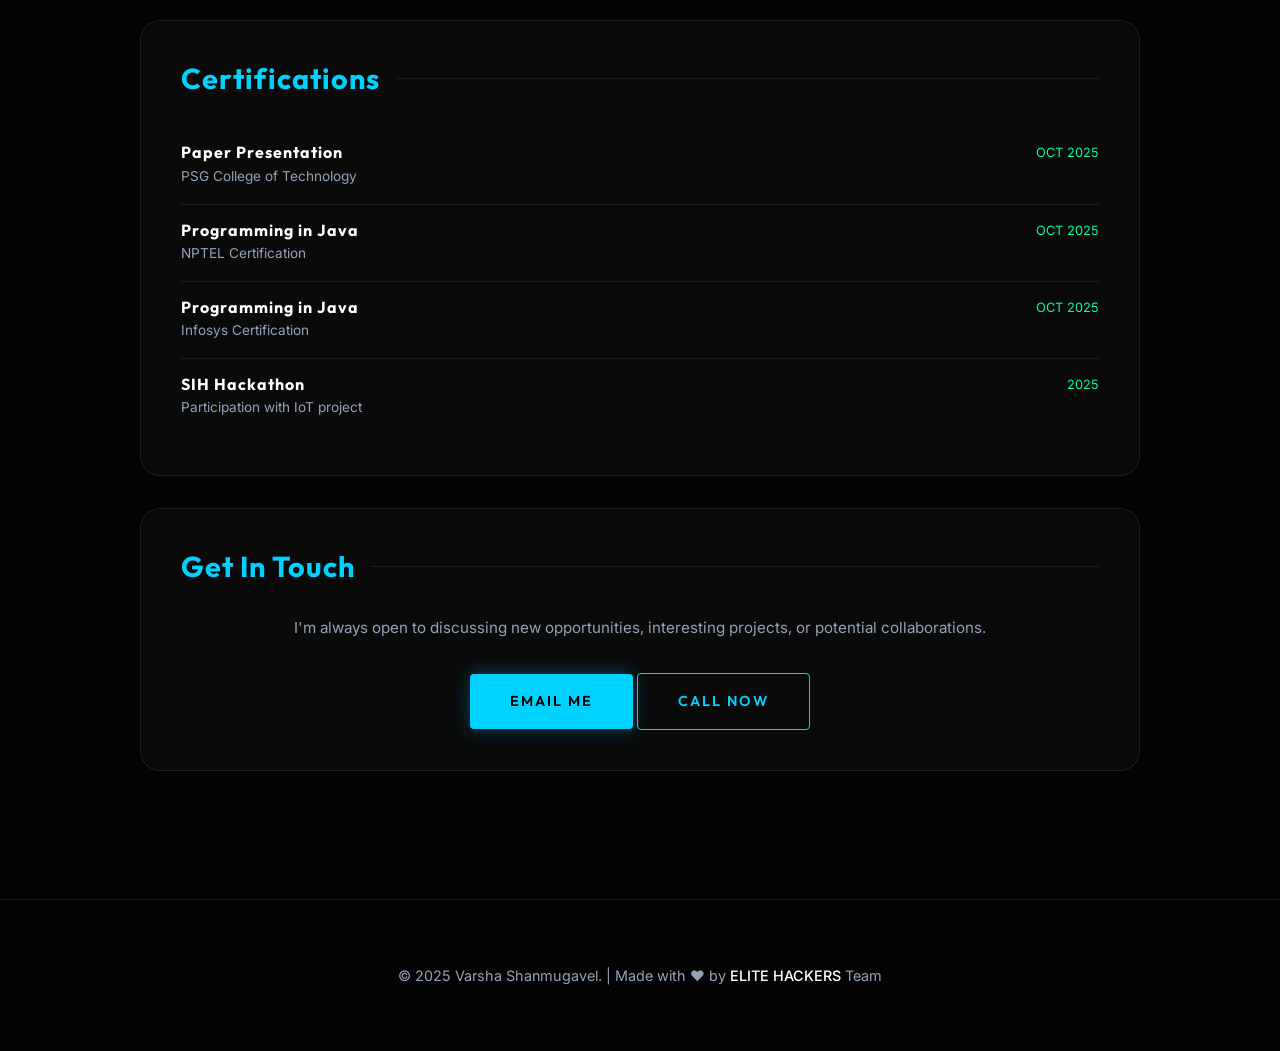
<file: varsha.html>
<!DOCTYPE html>
<html lang="en">
<head>
    <meta charset="UTF-8">
    <meta name="viewport" content="width=device-width, initial-scale=1.0">
    <title>Varsha Shanmugavel - Profile | ELITE HACKERS</title>
    <link rel="stylesheet" href="style.css">
    <style>
        .profile-container {
            max-width: 1000px;
            margin: 0 auto;
        }
        .profile-header {
            display: flex;
            align-items: center;
            gap: 3rem;
            padding: 3rem;
            background: var(--glass-bg);
            border: 1px solid var(--glass-border);
            border-radius: 24px;
            backdrop-filter: blur(var(--glass-blur));
            margin-bottom: 3rem;
        }
        .profile-avatar {
            width: 220px;
            height: 220px;
            border-radius: 24px;
            background: linear-gradient(135deg, var(--bg-secondary), #1a1a1a);
            border: 2px solid var(--neon-blue);
            display: flex;
            align-items: center;
            justify-content: center;
            flex-shrink: 0;
            box-shadow: 0 0 30px var(--neon-glow-blue);
        }
        .profile-avatar svg {
            width: 100px;
            height: 100px;
            stroke: var(--neon-blue);
            stroke-width: 1;
        }
        .profile-name {
            font-family: var(--font-heading);
            font-size: clamp(2rem, 6vw, 3.5rem);
            color: #fff;
            margin-bottom: 0.5rem;
        }
        .profile-role {
            font-size: 1.1rem;
            color: var(--neon-green);
            font-family: var(--font-heading);
            margin-bottom: 1.5rem;
            letter-spacing: 1px;
            text-transform: uppercase;
        }
        .contact-info {
            display: grid;
            grid-template-columns: repeat(auto-fit, minmax(180px, 1fr));
            gap: 1rem;
            margin-bottom: 1.5rem;
        }
        .contact-item {
            font-size: 0.9rem;
            color: var(--text-secondary);
            display: flex;
            align-items: center;
            gap: 0.5rem;
        }

        /* Resume Sections */
        .section-box {
            background: var(--glass-bg);
            border: 1px solid var(--glass-border);
            border-radius: 20px;
            padding: 2.5rem;
            margin-bottom: 2rem;
            backdrop-filter: blur(var(--glass-blur));
        }
        .section-title-sm {
            font-family: var(--font-heading);
            font-size: 1.8rem;
            color: var(--neon-blue);
            margin-bottom: 2rem;
            display: flex;
            align-items: center;
            gap: 1rem;
        }
        .section-title-sm::after {
            content: '';
            flex-grow: 1;
            height: 1px;
            background: var(--glass-border);
        }

        /* Experience/Education Item */
        .resume-item {
            margin-bottom: 2.5rem;
            position: relative;
            padding-left: 2rem;
            border-left: 2px solid var(--glass-border);
        }
        .resume-item:last-child {
            margin-bottom: 0;
        }
        .resume-item::before {
            content: '';
            position: absolute;
            left: -7px;
            top: 0;
            width: 12px;
            height: 12px;
            background: var(--neon-blue);
            border-radius: 50%;
            box-shadow: 0 0 10px var(--neon-blue);
        }
        .resume-header {
            display: flex;
            justify-content: space-between;
            align-items: flex-start;
            margin-bottom: 0.5rem;
            flex-wrap: wrap;
            gap: 1rem;
        }
        .resume-title {
            font-family: var(--font-heading);
            font-size: 1.3rem;
            color: #fff;
        }
        .resume-date {
            font-size: 0.85rem;
            color: var(--neon-green);
            background: rgba(0, 255, 159, 0.1);
            padding: 0.2rem 0.8rem;
            border-radius: 20px;
            font-weight: 600;
        }
        .resume-org {
            color: var(--text-primary);
            font-weight: 500;
            display: block;
            margin-bottom: 1rem;
        }
        .resume-desc {
            color: var(--text-secondary);
            font-size: 0.95rem;
            line-height: 1.7;
        }
        .resume-list {
            margin-top: 1rem;
            list-style: none;
        }
        .resume-list li {
            position: relative;
            padding-left: 1.5rem;
            margin-bottom: 0.5rem;
            color: var(--text-secondary);
            font-size: 0.9rem;
        }
        .resume-list li::before {
            content: '→';
            position: absolute;
            left: 0;
            color: var(--neon-blue);
        }

        /* Skills Grid */
        .skills-section-grid {
            display: grid;
            grid-template-columns: repeat(auto-fit, minmax(280px, 1fr));
            gap: 2rem;
        }
        .skill-group h4 {
            color: var(--neon-green);
            margin-bottom: 1.5rem;
            font-family: var(--font-heading);
            font-size: 1.1rem;
            text-transform: uppercase;
            letter-spacing: 1px;
        }
        .skill-list {
            display: flex;
            flex-direction: column;
            gap: 1rem;
        }
        .skill-entry {
            display: flex;
            justify-content: space-between;
            align-items: center;
        }
        .skill-name {
            color: #fff;
            font-size: 0.95rem;
        }
        .skill-level {
            font-size: 0.8rem;
            color: var(--text-secondary);
            background: rgba(255, 255, 255, 0.05);
            padding: 0.2rem 0.6rem;
            border-radius: 4px;
        }

        /* Projects List */
        .project-card-resume {
            background: rgba(255, 255, 255, 0.02);
            padding: 1.5rem;
            border-radius: 12px;
            border: 1px solid var(--glass-border);
            margin-bottom: 1rem;
            transition: var(--transition-normal);
        }
        .project-card-resume:hover {
            border-color: var(--neon-blue);
            transform: translateX(5px);
        }
        .project-card-resume h4 {
            color: #fff;
            margin-bottom: 0.5rem;
            font-family: var(--font-heading);
        }
        .project-tags {
            display: flex;
            gap: 0.5rem;
            margin-top: 1rem;
            flex-wrap: wrap;
        }
        .project-tag-sm {
            font-size: 0.7rem;
            padding: 0.2rem 0.5rem;
            border-radius: 4px;
            background: rgba(0, 210, 255, 0.1);
            color: var(--neon-blue);
            border: 1px solid rgba(0, 210, 255, 0.2);
        }

        /* Certifications List */
        .cert-item-resume {
            display: flex;
            justify-content: space-between;
            align-items: flex-start;
            padding: 1rem 0;
            border-bottom: 1px solid var(--glass-border);
        }
        .cert-item-resume:last-child {
            border-bottom: none;
        }
        .cert-info h4 {
            color: #fff;
            font-size: 1rem;
            margin-bottom: 0.2rem;
        }
        .cert-info p {
            font-size: 0.85rem;
            color: var(--text-secondary);
        }
        .cert-date {
            font-size: 0.8rem;
            color: var(--neon-green);
        }

        @media (max-width: 768px) {
            .profile-header {
                flex-direction: column;
                text-align: center;
                gap: 1.5rem;
                padding: 2rem 1.5rem;
            }
            .profile-avatar {
                width: 160px;
                height: 160px;
            }
            .resume-header {
                flex-direction: column;
                gap: 0.5rem;
            }
            .contact-info {
                grid-template-columns: 1fr;
                text-align: left;
                display: inline-grid;
            }
        }
    </style>
</head>
<body class="smooth-scroll">
    <canvas id="bg-canvas"></canvas>
    
    <header>
        <nav class="container">
            <div class="logo">ELITE <span>HACKERS</span></div>
            <ul class="nav-links">
                <li><a href="index.html">Home</a></li>
                <li><a href="projects.html">Projects</a></li>
                <li><a href="members.html" class="active">Members</a></li>
                <li><a href="contact.html">Contact</a></li>
            </ul>
            <div class="menu-toggle"><span></span><span></span><span></span></div>
        </nav>
    </header>

    <main class="pt-main container">
        <div class="profile-container">
            <a href="members.html" class="btn btn-secondary" style="margin-bottom: 2rem; padding: 0.6rem 1.2rem; font-size: 0.8rem;">
                <span>&larr; Back to Team</span>
            </a>

            <!-- Profile Header -->
            <section class="profile-header fade-in">
                <div class="profile-avatar">
                   <svg viewBox="0 0 24 24" fill="none" stroke="currentColor" stroke-linecap="round" stroke-linejoin="round">
                        <path d="M20 21v-2a4 4 0 0 0-4-4H8a4 4 0 0 0-4 4v2"></path>
                        <circle cx="12" cy="7" r="4"></circle>
                    </svg>
                </div>
                <div class="profile-info">
                    <h1 class="profile-name">Varsha Shanmugavel</h1>
                    <p class="profile-role">Computer Science Engineering Student</p>
                    <div class="contact-info">
                        <div class="contact-item">Kovilpatti, Tamil Nadu</div>
                        <div class="contact-item">varsha024@gmail.com</div>
                    </div>
                    <div class="contact-links">
                        <a href="https://www.linkedin.com/in/varsha-shanmugavel-1ab4283a2?utm_source=share&utm_campaign=share_via&utm_content=profile&utm_medium=android_app" target="_blank" class="btn btn-primary"><span>LinkedIn</span></a>
                        <a href="https://github.com" target="_blank" class="btn btn-secondary"><span>GitHub</span></a>
                    </div>
                </div>
            </section>

            <!-- About Me -->
            <section class="section-box fade-in">
                <h2 class="section-title-sm">About Me</h2>
                <p class="resume-desc">
                    A motivated Computer Science Engineering student with strong knowledge of programming, data structures, and software development concepts. Eager to contribute to a dynamic organization while enhancing technical and professional skills. Solid understanding of algorithms, programming languages, and system design. Seeking an opportunity to apply technical expertise and grow in a challenging engineering environment.
                </p>
            </section>

            <!-- Experience -->
            <section class="section-box fade-in">
                <h2 class="section-title-sm">Work Experience</h2>
                <div class="resume-item">
                    <div class="resume-header">
                        <h3 class="resume-title">Intern</h3>
                        <span class="resume-date">DEC 2025 – JAN 2026</span>
                    </div>
                    <span class="resume-org">IT Flex Solution Pvt Ltd</span>
                    <ul class="resume-list">
                        <li>Developed a Lead Management Project</li>
                        <li>Gained practical exposure to version control (Git)</li>
                        <li>Worked with deployment workflows and debugging</li>
                        <li>Experienced professional development ecosystem</li>
                    </ul>
                </div>
                <div class="resume-item">
                    <div class="resume-header">
                        <h3 class="resume-title">Intern</h3>
                        <span class="resume-date">DEC 2025</span>
                    </div>
                    <span class="resume-org">Clarisco Solution Pvt Ltd</span>
                    <ul class="resume-list">
                        <li>Completed project using MERN Stack development</li>
                        <li>Explored integration of modern technologies like Blockchain, AI, and IoT</li>
                        <li>Gained hands-on experience in software development environment</li>
                    </ul>
                </div>
                <div class="resume-item">
                    <div class="resume-header">
                        <h3 class="resume-title">Active Member</h3>
                        <span class="resume-date">AUG 2025 – PRESENT</span>
                    </div>
                    <span class="resume-org">Rotaract Club, Virudhunagar</span>
                    <p class="resume-desc">Participating in community service and organizational activities.</p>
                </div>
            </section>

            <!-- Education -->
            <section class="section-box fade-in">
                <h2 class="section-title-sm">Education</h2>
                <div class="resume-item">
                    <div class="resume-header">
                        <h3 class="resume-title">B.E – Computer Science & Engineering</h3>
                        <span class="resume-date">2024 – 2028</span>
                    </div>
                    <span class="resume-org">Kamaraj College of Engineering & Technology</span>
                    <p class="resume-desc">Virudhunagar, Tamil Nadu</p>
                </div>
            </section>

            <!-- Skills -->
            <section class="section-box fade-in">
                <h2 class="section-title-sm">Skills & Expertise</h2>
                <div class="skills-section-grid">
                    <div class="skill-group">
                        <h4>Programming</h4>
                        <div class="skill-list">
                            <div class="skill-entry"><span class="skill-name">Java</span> <span class="skill-level">Advanced</span></div>
                            <div class="skill-entry"><span class="skill-name">Python</span> <span class="skill-level">Intermediate</span></div>
                            <div class="skill-entry"><span class="skill-name">HTML/CSS</span> <span class="skill-level">Advanced</span></div>
                        </div>
                    </div>
                    <div class="skill-group">
                        <h4>Databases & Tools</h4>
                        <div class="skill-list">
                            <div class="skill-entry"><span class="skill-name">MongoDB</span> <span class="skill-level">Intermediate</span></div>
                            <div class="skill-entry"><span class="skill-name">MySQL</span> <span class="skill-level">Intermediate</span></div>
                            <div class="skill-entry"><span class="skill-name">Git</span> <span class="skill-level">Intermediate</span></div>
                        </div>
                    </div>
                    <div class="skill-group">
                        <h4>Soft Skills</h4>
                        <div class="skill-list">
                            <div class="skill-entry"><span class="skill-name">Project Management</span></div>
                            <div class="skill-entry"><span class="skill-name">Public Relations</span></div>
                            <div class="skill-entry"><span class="skill-name">Teamwork</span></div>
                        </div>
                    </div>
                </div>
            </section>

            <!-- Projects -->
            <section class="section-box fade-in">
                <h2 class="section-title-sm">Projects</h2>
                <div class="project-card-resume">
                    <h4>Automatic Attendance System (IoT + NFC)</h4>
                    <p>Designed an IoT-based attendance system using NFC cards. Attendance data stored in a software application and cloud database.</p>
                    <div class="project-tags">
                        <span class="project-tag-sm">IoT</span>
                        <span class="project-tag-sm">NFC</span>
                        <span class="project-tag-sm">Cloud Database</span>
                    </div>
                </div>
                <div class="project-card-resume">
                    <h4>Attendo – Attendance Software</h4>
                    <p>Developed "Attendo" for automatic attendance storage using cloud computing and web sockets.</p>
                    <div class="project-tags">
                        <span class="project-tag-sm">Cloud Computing</span>
                        <span class="project-tag-sm">Web Sockets</span>
                        <span class="project-tag-sm">Web App</span>
                    </div>
                </div>
                <div class="project-card-resume">
                    <h4>Hardware Registration System</h4>
                    <p>System where tapping an NFC card transfers stored data to an Excel sheet via web socket.</p>
                    <div class="project-tags">
                        <span class="project-tag-sm">Hardware Integration</span>
                        <span class="project-tag-sm">Excel Automation</span>
                    </div>
                </div>
                <div class="project-card-resume" style="border-width: 0 0 1px 0; border-radius: 0; background: none;">
                    <h4>Highway Safety System</h4>
                    <p>Developed a system to alert approaching vehicles to slow down using visual/audio warnings.</p>
                </div>
                <div class="project-card-resume" style="border-width: 0 0 1px 0; border-radius: 0; background: none;">
                    <h4>Gesture Controlled Vehicle</h4>
                    <p>Built a gesture-controlled vehicle to assist visually impaired users.</p>
                </div>
                <div class="project-card-resume" style="border-width: 0; border-radius: 0; background: none;">
                    <h4>TeamHub – Team Database</h4>
                    <p>Website featuring team bios, upcoming events, documentation library, and team chat.</p>
                </div>
            </section>

            <!-- Certifications -->
            <section class="section-box fade-in">
                <h2 class="section-title-sm">Certifications</h2>
                <div class="cert-item-resume">
                    <div class="cert-info">
                        <h4>Paper Presentation</h4>
                        <p>PSG College of Technology</p>
                    </div>
                    <span class="cert-date">OCT 2025</span>
                </div>
                <div class="cert-item-resume">
                    <div class="cert-info">
                        <h4>Programming in Java</h4>
                        <p>NPTEL Certification</p>
                    </div>
                    <span class="cert-date">OCT 2025</span>
                </div>
                <div class="cert-item-resume">
                    <div class="cert-info">
                        <h4>Programming in Java</h4>
                        <p>Infosys Certification</p>
                    </div>
                    <span class="cert-date">OCT 2025</span>
                </div>
                <div class="cert-item-resume">
                    <div class="cert-info">
                        <h4>SIH Hackathon</h4>
                        <p>Participation with IoT project</p>
                    </div>
                    <span class="cert-date">2025</span>
                </div>
            </section>

            <!-- Let's Connect -->
            <section class="section-box fade-in" style="text-align: center;">
                <h2 class="section-title-sm" style="justify-content: center;">Get In Touch</h2>
                <p class="resume-desc" style="margin-bottom: 2rem;">
                    I'm always open to discussing new opportunities, interesting projects, or potential collaborations.
                </p>
                <div class="contact-links" style="justify-content: center;">
                    <a href="mailto:varsha024@gmail.com" class="btn btn-primary"><span>Email Me</span></a>
                    <a href="tel:8523944392" class="btn btn-secondary"><span>Call Now</span></a>
                </div>
            </section>
        </div>
    </main>

    <footer>
        <div class="container">
            <p>&copy; 2025 Varsha Shanmugavel. | Made with ❤️ by <span>ELITE HACKERS</span> Team</p>
        </div>
    </footer>

    <script src="script.js"></script>
</body>
</html>
</file>
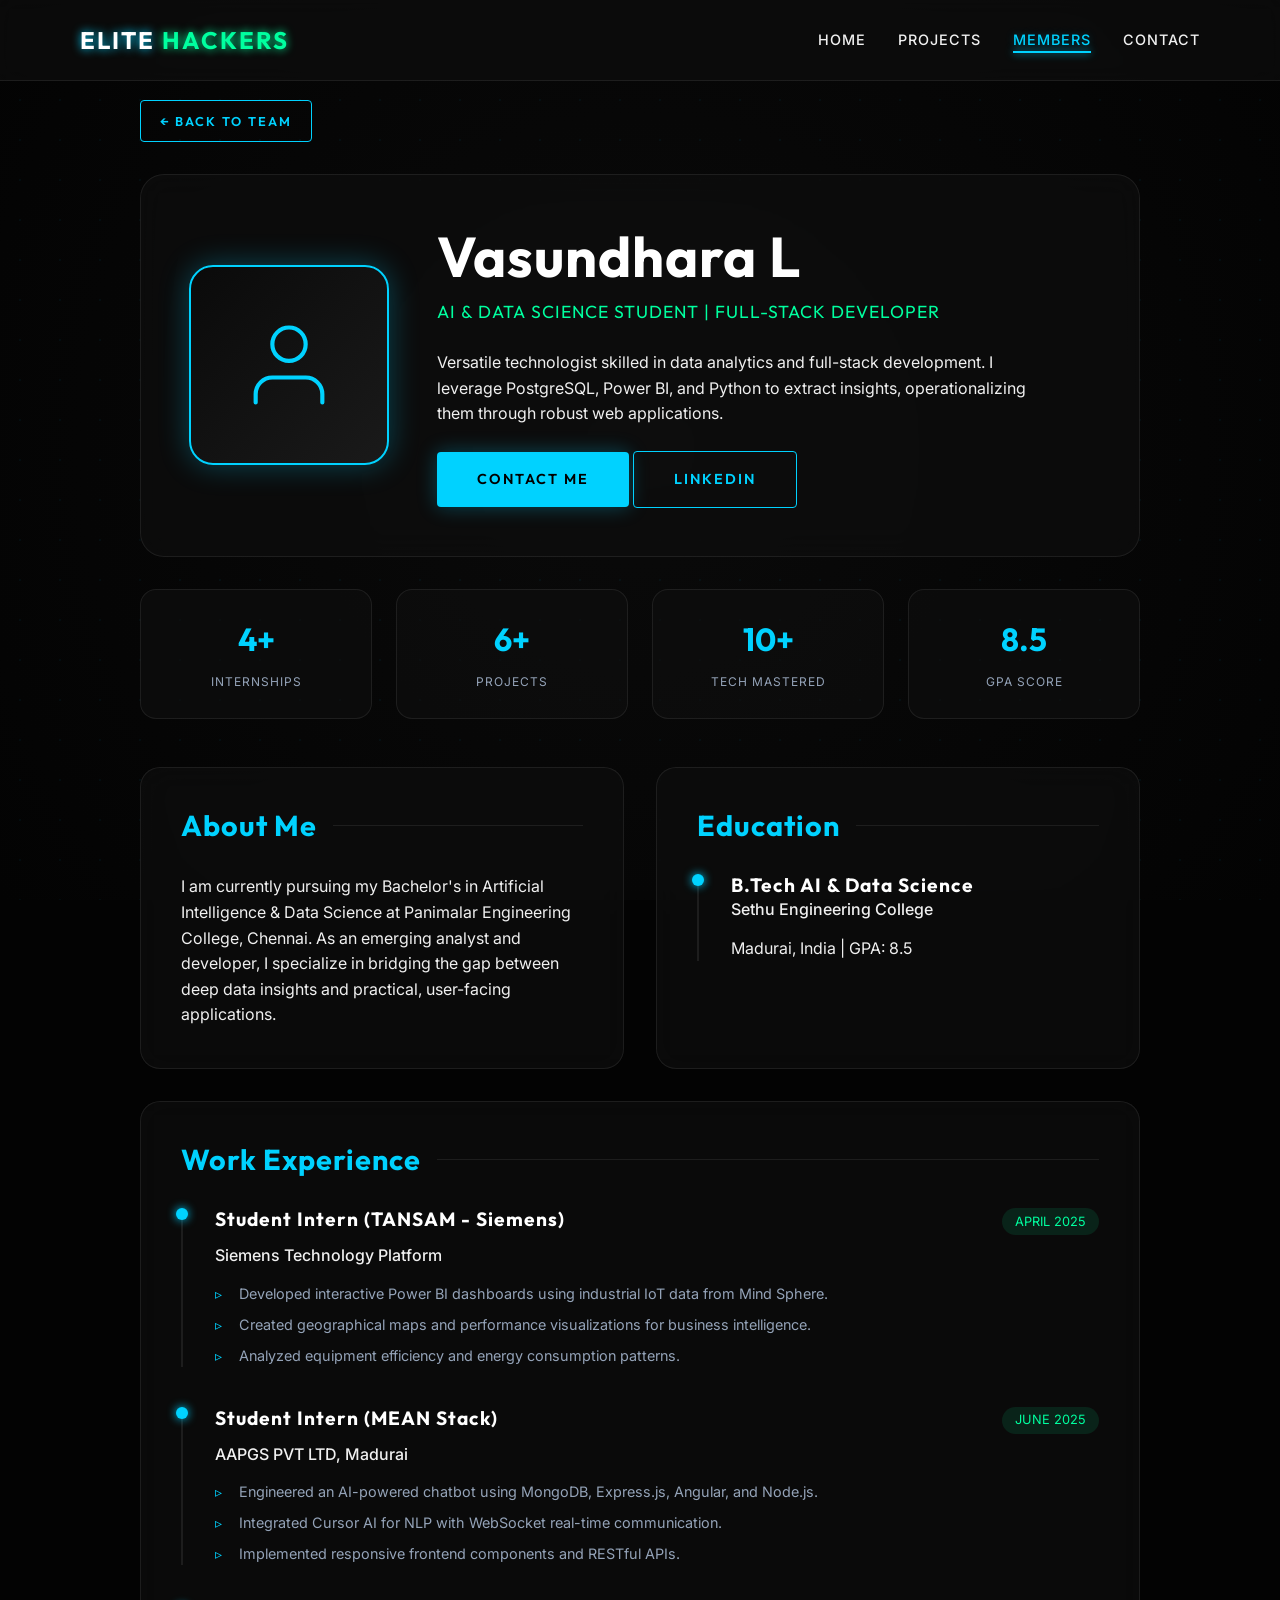
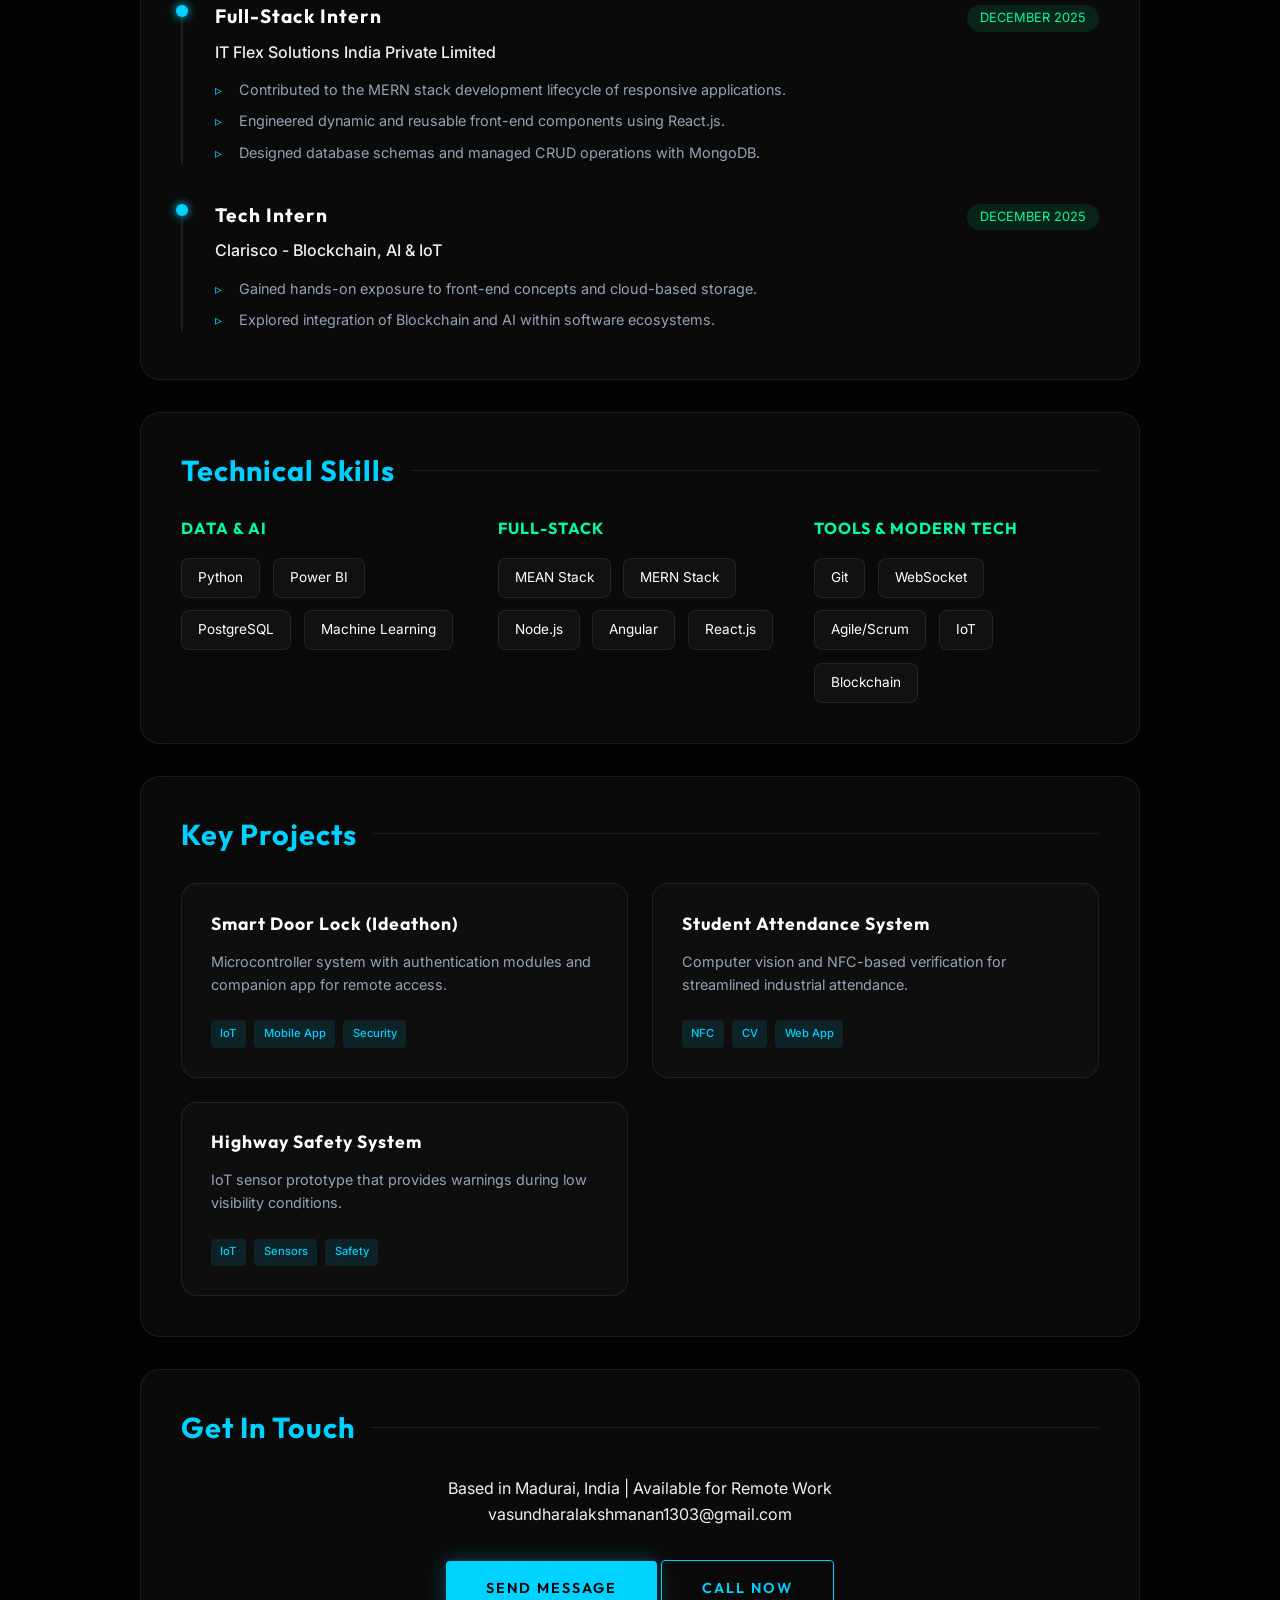
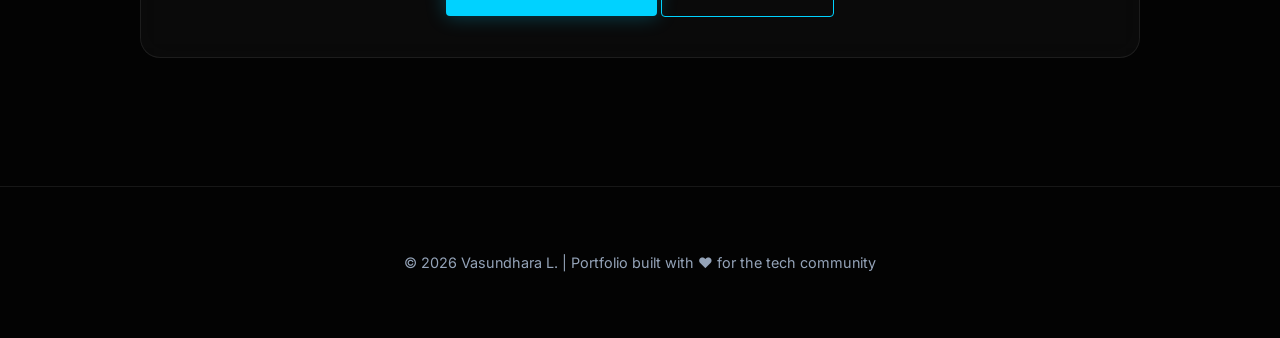
<file: vasundra.html>
<!DOCTYPE html>
<html lang="en">
<head>
    <meta charset="UTF-8">
    <meta name="viewport" content="width=device-width, initial-scale=1.0">
    <title>Vasundhara L - Profile | ELITE HACKERS</title>
    <link rel="stylesheet" href="style.css">
    <style>
        .profile-container {
            max-width: 1000px;
            margin: 0 auto;
        }
        .profile-header {
            display: flex;
            align-items: center;
            gap: 3rem;
            padding: 3rem;
            background: var(--glass-bg);
            border: 1px solid var(--glass-border);
            border-radius: 24px;
            backdrop-filter: blur(var(--glass-blur));
            margin-bottom: 2rem;
        }
        .profile-avatar {
            width: 200px;
            height: 200px;
            border-radius: 24px;
            background: linear-gradient(135deg, var(--bg-secondary), #1a1a1a);
            border: 2px solid var(--neon-blue);
            display: flex;
            align-items: center;
            justify-content: center;
            flex-shrink: 0;
            box-shadow: 0 0 30px var(--neon-glow-blue);
        }
        .profile-avatar svg {
            width: 100px;
            height: 100px;
            stroke: var(--neon-blue);
            stroke-width: 1;
        }
        .profile-name {
            font-family: var(--font-heading);
            font-size: clamp(2rem, 6vw, 3.5rem);
            color: #fff;
            margin-bottom: 0.5rem;
        }
        .profile-role {
            font-size: 1.1rem;
            color: var(--neon-green);
            font-family: var(--font-heading);
            margin-bottom: 1.5rem;
            letter-spacing: 1px;
            text-transform: uppercase;
        }
        .hero-stats {
            display: grid;
            grid-template-columns: repeat(auto-fit, minmax(140px, 1fr));
            gap: 1.5rem;
            margin-bottom: 3rem;
        }
        .stat-card {
            background: var(--glass-bg);
            border: 1px solid var(--glass-border);
            border-radius: 16px;
            padding: 1.5rem;
            text-align: center;
            backdrop-filter: blur(var(--glass-blur));
        }
        .stat-val {
            display: block;
            font-size: 2rem;
            font-weight: 700;
            color: var(--neon-blue);
            font-family: var(--font-heading);
            margin-bottom: 0.2rem;
        }
        .stat-lab {
            font-size: 0.75rem;
            color: var(--text-secondary);
            text-transform: uppercase;
            letter-spacing: 1px;
        }

        /* Resume Sections */
        .section-box {
            background: var(--glass-bg);
            border: 1px solid var(--glass-border);
            border-radius: 20px;
            padding: 2.5rem;
            margin-bottom: 2rem;
            backdrop-filter: blur(var(--glass-blur));
        }
        .section-title-sm {
            font-family: var(--font-heading);
            font-size: 1.8rem;
            color: var(--neon-blue);
            margin-bottom: 2rem;
            display: flex;
            align-items: center;
            gap: 1rem;
        }
        .section-title-sm::after {
            content: '';
            flex-grow: 1;
            height: 1px;
            background: var(--glass-border);
        }

        /* Experience Item */
        .resume-item {
            margin-bottom: 2.5rem;
            position: relative;
            padding-left: 2rem;
            border-left: 2px solid var(--glass-border);
        }
        .resume-item:last-child {
            margin-bottom: 0;
        }
        .resume-item::before {
            content: '';
            position: absolute;
            left: -7px;
            top: 0;
            width: 12px;
            height: 12px;
            background: var(--neon-blue);
            border-radius: 50%;
            box-shadow: 0 0 10px var(--neon-blue);
        }
        .resume-header {
            display: flex;
            justify-content: space-between;
            align-items: flex-start;
            margin-bottom: 0.5rem;
            flex-wrap: wrap;
            gap: 1rem;
        }
        .resume-title {
            font-family: var(--font-heading);
            font-size: 1.2rem;
            color: #fff;
        }
        .resume-date {
            font-size: 0.8rem;
            color: var(--neon-green);
            background: rgba(0, 255, 159, 0.1);
            padding: 0.2rem 0.8rem;
            border-radius: 20px;
        }
        .resume-org {
            color: var(--text-primary);
            font-weight: 500;
            display: block;
            margin-bottom: 0.8rem;
        }
        .resume-list {
            list-style: none;
            padding: 0;
        }
        .resume-list li {
            position: relative;
            padding-left: 1.5rem;
            margin-bottom: 0.5rem;
            color: var(--text-secondary);
            font-size: 0.9rem;
            line-height: 1.6;
        }
        .resume-list li::before {
            content: '▹';
            position: absolute;
            left: 0;
            color: var(--neon-blue);
        }

        /* Skills Matrix */
        .skills-matrix {
            display: grid;
            grid-template-columns: repeat(auto-fit, minmax(280px, 1fr));
            gap: 2rem;
        }
        .skill-cat h4 {
            color: var(--neon-green);
            margin-bottom: 1.2rem;
            font-family: var(--font-heading);
            font-size: 1rem;
            text-transform: uppercase;
            letter-spacing: 1px;
        }
        .skill-tags {
            display: flex;
            flex-wrap: wrap;
            gap: 0.8rem;
        }
        .skill-tag {
            background: rgba(255, 255, 255, 0.03);
            border: 1px solid var(--glass-border);
            padding: 0.5rem 1rem;
            border-radius: 8px;
            font-size: 0.85rem;
            color: #fff;
            transition: var(--transition-normal);
        }
        .skill-tag:hover {
            border-color: var(--neon-blue);
            background: rgba(0, 210, 255, 0.05);
        }

        /* Project Cards */
        .project-grid-resume {
            display: grid;
            grid-template-columns: repeat(auto-fit, minmax(300px, 1fr));
            gap: 1.5rem;
        }
        .proj-card {
            background: rgba(255, 255, 255, 0.02);
            border: 1px solid var(--glass-border);
            border-radius: 16px;
            padding: 1.8rem;
            transition: var(--transition-normal);
            display: flex;
            flex-direction: column;
        }
        .proj-card:hover {
            border-color: var(--neon-blue);
            transform: translateY(-5px);
            box-shadow: 0 10px 30px -15px var(--neon-glow-blue);
        }
        .proj-card h4 {
            color: #fff;
            margin-bottom: 1rem;
            font-family: var(--font-heading);
            font-size: 1.1rem;
        }
        .proj-card p {
            font-size: 0.9rem;
            color: var(--text-secondary);
            line-height: 1.6;
            margin-bottom: 1.5rem;
            flex-grow: 1;
        }
        .proj-tags {
            display: flex;
            flex-wrap: wrap;
            gap: 0.5rem;
        }
        .proj-tag {
            font-size: 0.7rem;
            padding: 0.3rem 0.6rem;
            border-radius: 4px;
            background: rgba(0, 210, 255, 0.1);
            color: var(--neon-blue);
            font-weight: 500;
        }

        @media (max-width: 768px) {
            .profile-header {
                flex-direction: column;
                text-align: center;
                gap: 1.5rem;
                padding: 2rem 1.5rem;
            }
            .profile-avatar {
                width: 160px;
                height: 160px;
            }
            .resume-header {
                flex-direction: column;
                gap: 0.5rem;
            }
            .stat-card {
                padding: 1rem;
            }
            .stat-val {
                font-size: 1.5rem;
            }
        }
    </style>
</head>
<body class="smooth-scroll">
    <canvas id="bg-canvas"></canvas>
    
    <header>
        <nav class="container">
            <div class="logo">ELITE <span>HACKERS</span></div>
            <ul class="nav-links">
                <li><a href="index.html">Home</a></li>
                <li><a href="projects.html">Projects</a></li>
                <li><a href="members.html" class="active">Members</a></li>
                <li><a href="contact.html">Contact</a></li>
            </ul>
            <div class="menu-toggle"><span></span><span></span><span></span></div>
        </nav>
    </header>

    <main class="pt-main container">
        <div class="profile-container">
            <a href="members.html" class="btn btn-secondary" style="margin-bottom: 2rem; padding: 0.6rem 1.2rem; font-size: 0.8rem;">
                <span>&larr; Back to Team</span>
            </a>

            <!-- Header -->
            <section class="profile-header fade-in">
                <div class="profile-avatar">
                   <svg viewBox="0 0 24 24" fill="none" stroke="currentColor" stroke-linecap="round" stroke-linejoin="round">
                        <path d="M20 21v-2a4 4 0 0 0-4-4H8a4 4 0 0 0-4 4v2"></path>
                        <circle cx="12" cy="7" r="4"></circle>
                    </svg>
                </div>
                <div class="profile-info">
                    <h1 class="profile-name">Vasundhara L</h1>
                    <p class="profile-role">AI & Data Science Student | Full-Stack Developer</p>
                    <p class="resume-desc" style="max-width: 600px; margin-bottom: 1.5rem;">
                        Versatile technologist skilled in data analytics and full-stack development. I leverage PostgreSQL, Power BI, and Python to extract insights, operationalizing them through robust web applications.
                    </p>
                    <div class="contact-links">
                        <a href="mailto:vasundharalakshmanan1303@gmail.com" class="btn btn-primary"><span>Contact Me</span></a>
                        <a href="https://www.linkedin.com/in/vasundharal?utm_source=share&utm_campaign=share_via&utm_content=profile&utm_medium=android_app" target="_blank" class="btn btn-secondary"><span>LinkedIn</span></a>
                    </div>
                </div>
            </section>

            <!-- Stats Quick View -->
            <div class="hero-stats fade-in">
                <div class="stat-card"><span class="stat-val">4+</span><span class="stat-lab">Internships</span></div>
                <div class="stat-card"><span class="stat-val">6+</span><span class="stat-lab">Projects</span></div>
                <div class="stat-card"><span class="stat-val">10+</span><span class="stat-lab">Tech Mastered</span></div>
                <div class="stat-card"><span class="stat-val">8.5</span><span class="stat-lab">GPA Score</span></div>
            </div>

            <!-- About Me & Education -->
            <div style="display: grid; grid-template-columns: repeat(auto-fit, minmax(300px, 1fr)); gap: 2rem; margin-bottom: 2rem;">
                <section class="section-box fade-in" style="margin-bottom: 0;">
                    <h2 class="section-title-sm">About Me</h2>
                    <p class="resume-desc">
                        I am currently pursuing my Bachelor's in Artificial Intelligence & Data Science at Panimalar Engineering College, Chennai. As an emerging analyst and developer, I specialize in bridging the gap between deep data insights and practical, user-facing applications.
                    </p>
                </section>
                <section class="section-box fade-in" style="margin-bottom: 0;">
                    <h2 class="section-title-sm">Education</h2>
                    <div class="resume-item">
                        <h3 class="resume-title">B.Tech AI & Data Science</h3>
                        <span class="resume-org">Sethu Engineering College</span>
                        <p class="resume-desc">Madurai, India | GPA: 8.5</p>
                    </div>
                </section>
            </div>

            <!-- Experience -->
            <section class="section-box fade-in">
                <h2 class="section-title-sm">Work Experience</h2>
                
                <div class="resume-item">
                    <div class="resume-header">
                        <h3 class="resume-title">Student Intern (TANSAM - Siemens)</h3>
                        <span class="resume-date">APRIL 2025</span>
                    </div>
                    <span class="resume-org">Siemens Technology Platform</span>
                    <ul class="resume-list">
                        <li>Developed interactive Power BI dashboards using industrial IoT data from Mind Sphere.</li>
                        <li>Created geographical maps and performance visualizations for business intelligence.</li>
                        <li>Analyzed equipment efficiency and energy consumption patterns.</li>
                    </ul>
                </div>

                <div class="resume-item">
                    <div class="resume-header">
                        <h3 class="resume-title">Student Intern (MEAN Stack)</h3>
                        <span class="resume-date">JUNE 2025</span>
                    </div>
                    <span class="resume-org">AAPGS PVT LTD, Madurai</span>
                    <ul class="resume-list">
                        <li>Engineered an AI-powered chatbot using MongoDB, Express.js, Angular, and Node.js.</li>
                        <li>Integrated Cursor AI for NLP with WebSocket real-time communication.</li>
                        <li>Implemented responsive frontend components and RESTful APIs.</li>
                    </ul>
                </div>

                <div class="resume-item">
                    <div class="resume-header">
                        <h3 class="resume-title">Full-Stack Intern</h3>
                        <span class="resume-date">DECEMBER 2025</span>
                    </div>
                    <span class="resume-org">IT Flex Solutions India Private Limited</span>
                    <ul class="resume-list">
                        <li>Contributed to the MERN stack development lifecycle of responsive applications.</li>
                        <li>Engineered dynamic and reusable front-end components using React.js.</li>
                        <li>Designed database schemas and managed CRUD operations with MongoDB.</li>
                    </ul>
                </div>

                <div class="resume-item">
                    <div class="resume-header">
                        <h3 class="resume-title">Tech Intern</h3>
                        <span class="resume-date">DECEMBER 2025</span>
                    </div>
                    <span class="resume-org">Clarisco - Blockchain, AI & IoT</span>
                    <ul class="resume-list">
                        <li>Gained hands-on exposure to front-end concepts and cloud-based storage.</li>
                        <li>Explored integration of Blockchain and AI within software ecosystems.</li>
                    </ul>
                </div>
            </section>

            <!-- Technical Skills -->
            <section class="section-box fade-in">
                <h2 class="section-title-sm">Technical Skills</h2>
                <div class="skills-matrix">
                    <div class="skill-cat">
                        <h4>Data & AI</h4>
                        <div class="skill-tags">
                            <span class="skill-tag">Python</span>
                            <span class="skill-tag">Power BI</span>
                            <span class="skill-tag">PostgreSQL</span>
                            <span class="skill-tag">Machine Learning</span>
                        </div>
                    </div>
                    <div class="skill-cat">
                        <h4>Full-Stack</h4>
                        <div class="skill-tags">
                            <span class="skill-tag">MEAN Stack</span>
                            <span class="skill-tag">MERN Stack</span>
                            <span class="skill-tag">Node.js</span>
                            <span class="skill-tag">Angular</span>
                            <span class="skill-tag">React.js</span>
                        </div>
                    </div>
                    <div class="skill-cat">
                        <h4>Tools & Modern Tech</h4>
                        <div class="skill-tags">
                            <span class="skill-tag">Git</span>
                            <span class="skill-tag">WebSocket</span>
                            <span class="skill-tag">Agile/Scrum</span>
                            <span class="skill-tag">IoT</span>
                            <span class="skill-tag">Blockchain</span>
                        </div>
                    </div>
                </div>
            </section>

            <!-- Key Projects -->
            <section class="section-box fade-in">
                <h2 class="section-title-sm">Key Projects</h2>
                <div class="project-grid-resume">
                    <div class="proj-card">
                        <h4>Smart Door Lock (Ideathon)</h4>
                        <p>Microcontroller system with authentication modules and companion app for remote access.</p>
                        <div class="proj-tags">
                            <span class="proj-tag">IoT</span>
                            <span class="proj-tag">Mobile App</span>
                            <span class="proj-tag">Security</span>
                        </div>
                    </div>
                    <div class="proj-card">
                        <h4>Student Attendance System</h4>
                        <p>Computer vision and NFC-based verification for streamlined industrial attendance.</p>
                        <div class="proj-tags">
                            <span class="proj-tag">NFC</span>
                            <span class="proj-tag">CV</span>
                            <span class="proj-tag">Web App</span>
                        </div>
                    </div>
                    <div class="proj-card">
                        <h4>Highway Safety System</h4>
                        <p>IoT sensor prototype that provides warnings during low visibility conditions.</p>
                        <div class="proj-tags">
                            <span class="proj-tag">IoT</span>
                            <span class="proj-tag">Sensors</span>
                            <span class="proj-tag">Safety</span>
                        </div>
                    </div>
                </div>
            </section>

            <!-- Get In Touch -->
            <section class="section-box fade-in" style="text-align: center;">
                <h2 class="section-title-sm" style="justify-content: center;">Get In Touch</h2>
                <div class="resume-desc" style="margin-bottom: 2rem;">
                    <p>Based in Madurai, India | Available for Remote Work</p>
                    <p>vasundharalakshmanan1303@gmail.com</p>
                </div>
                <div class="contact-links" style="justify-content: center;">
                    <a href="mailto:vasundharalakshmanan1303@gmail.com" class="btn btn-primary"><span>Send Message</span></a>
                    <a href="tel:8523944392" class="btn btn-secondary"><span>Call Now</span></a>
                </div>
            </section>

        </div>
    </main>

    <footer>
        <div class="container">
            <p>&copy; 2026 Vasundhara L. | Portfolio built with ❤️ for the tech community</p>
        </div>
    </footer>

    <script src="script.js"></script>
</body>
</html>
</file>
<file: style.css>
@import url('https://fonts.googleapis.com/css2?family=Outfit:wght@300;400;500;600;700&family=Inter:wght@300;400;500;600&display=swap');

:root {
  /* Color Palette - Deeper, more sophisticated neon */
  --bg-color: #030303;
  --bg-secondary: #0a0a0a;
  --text-primary: #f0f0f0;
  --text-secondary: #94a3b8;
  
  /* Neon Accents - Cyberpunk 2077 inspired palette */
  --neon-blue: #00d2ff;
  --neon-purple: #9d50bb;
  --neon-green: #00ff9f;
  
  --neon-glow-blue: rgba(0, 210, 255, 0.3);
  --neon-glow-purple: rgba(157, 80, 187, 0.3);
  
  /* Glassmorphism 2.0 */
  --glass-bg: rgba(15, 15, 15, 0.6);
  --glass-border: rgba(255, 255, 255, 0.08);
  --glass-blur: 15px;

  /* Fonts */
  --font-heading: 'Outfit', sans-serif;
  --font-body: 'Inter', sans-serif;

  /* Transitions */
  --transition-fast: 0.2s cubic-bezier(0.4, 0, 0.2, 1);
  --transition-normal: 0.4s cubic-bezier(0.4, 0, 0.2, 1);
  --transition-slow: 0.6s cubic-bezier(0.4, 0, 0.2, 1);
}

* {
  margin: 0;
  padding: 0;
  box-sizing: border-box;
}

/* Canvas Background */
#bg-canvas {
  position: fixed;
  top: 0;
  left: 0;
  width: 100%;
  height: 100%;
  z-index: -2;
  background: radial-gradient(circle at center, #0a0a0a 0%, #030303 100%);
}

body {
  background-color: var(--bg-color);
  color: var(--text-primary);
  font-family: var(--font-body);
  line-height: 1.6;
  overflow-x: hidden;
  position: relative;
  scrollbar-width: thin;
  scrollbar-color: var(--neon-blue) transparent;
}

/* Custom Scrollbar */
::-webkit-scrollbar {
  width: 6px;
}
::-webkit-scrollbar-track {
  background: var(--bg-color);
}
::-webkit-scrollbar-thumb {
  background: var(--neon-blue);
  border-radius: 10px;
}

body::before {
  content: "";
  position: fixed;
  top: 0;
  left: 0;
  width: 100%;
  height: 100%;
  background-image: 
    radial-gradient(var(--neon-glow-blue) 1px, transparent 1px);
  background-size: 40px 40px;
  opacity: 0.15;
  z-index: -1;
  pointer-events: none;
}

h1, h2, h3, h4, h5, h6 {
  font-family: var(--font-heading);
  letter-spacing: 1px;
  line-height: 1.2;
}

h1 { font-size: clamp(2rem, 10vw, 4.5rem); }
h2 { font-size: clamp(1.5rem, 8vw, 3rem); }
h3 { font-size: clamp(1.2rem, 6vw, 2rem); }

a {
  text-decoration: none;
  color: inherit;
}

ul {
  list-style: none;
}

/* --- Layout Utilities --- */
.container {
  width: 90%;
  max-width: 1200px;
  margin: 0 auto;
  padding: 0 1rem;
}

.section-title {
  font-size: 2.5rem;
  text-align: center;
  margin-bottom: 3rem;
  color: #fff;
  text-transform: uppercase;
  text-shadow: 0 0 10px var(--neon-glow-blue);
  position: relative;
  display: inline-block;
  left: 50%;
  transform: translateX(-50%);
}
.section-title::after {
  content: '';
  position: absolute;
  bottom: -10px;
  left: 50%;
  transform: translateX(-50%);
  width: 60%;
  height: 3px;
  background: linear-gradient(90deg, transparent, var(--neon-blue), transparent);
}

.pt-main {
  padding-top: 100px; /* Accounts for fixed header */
  min-height: calc(100vh - 80px); /* Height minus footer */
}

/* --- Navigation --- */
header {
  position: fixed;
  top: 0;
  width: 100%;
  background: var(--glass-bg);
  backdrop-filter: blur(10px);
  -webkit-backdrop-filter: blur(10px);
  border-bottom: 1px solid var(--glass-border);
  z-index: 1000;
  transition: var(--transition-normal);
}

nav {
  display: flex;
  justify-content: space-between;
  align-items: center;
  height: 80px;
}

.logo {
  font-family: var(--font-heading);
  font-size: 1.5rem;
  font-weight: 700;
  color: #fff;
  text-transform: uppercase;
  letter-spacing: 2px;
  text-shadow: 0 0 10px var(--neon-blue);
}
.logo span {
  color: var(--neon-green);
  text-shadow: 0 0 10px var(--neon-green);
}

.nav-links {
  display: flex;
  gap: 2rem;
}

.nav-links li a {
  font-weight: 500;
  text-transform: uppercase;
  font-size: 0.9rem;
  letter-spacing: 1px;
  position: relative;
  transition: color var(--transition-fast);
}

.nav-links li a:hover,
.nav-links li a.active {
  color: var(--neon-blue);
  text-shadow: 0 0 8px var(--neon-glow-blue);
}

.nav-links li a::after {
  content: '';
  position: absolute;
  bottom: -5px;
  left: 0;
  width: 0%;
  height: 2px;
  background: var(--neon-blue);
  box-shadow: 0 0 8px var(--neon-blue);
  transition: width var(--transition-normal);
}

.nav-links li a:hover::after,
.nav-links li a.active::after {
  width: 100%;
}

.menu-toggle {
  display: none;
  cursor: pointer;
  flex-direction: column;
  gap: 5px;
}
.menu-toggle span {
  display: block;
  width: 25px;
  height: 3px;
  background-color: #fff;
  transition: var(--transition-fast);
}

/* --- Buttons --- */
.btn {
  display: inline-flex;
  align-items: center;
  justify-content: center;
  padding: 1rem 2.5rem;
  font-family: var(--font-heading);
  font-size: 0.9rem;
  font-weight: 600;
  text-transform: uppercase;
  letter-spacing: 2px;
  border-radius: 4px;
  cursor: pointer;
  transition: all var(--transition-normal);
  background: transparent;
  color: #fff;
  position: relative;
  overflow: hidden;
  border: 1px solid rgba(255, 255, 255, 0.1);
}

.btn span {
  position: relative;
  z-index: 2;
}

.btn-primary {
  background: var(--neon-blue);
  box-shadow: 0 0 20px var(--neon-glow-blue);
  color: #000;
  border: none;
}

.btn-primary:hover {
  box-shadow: 0 0 40px var(--neon-blue);
  transform: translateY(-3px);
}

.btn-secondary {
  border: 1px solid var(--neon-blue);
  background: transparent;
  color: var(--neon-blue);
}

.btn-secondary:hover {
  background: var(--neon-blue);
  color: #000;
  box-shadow: 0 0 20px var(--neon-blue);
  transform: translateY(-3px);
}

/* --- Stats Section --- */
.stats {
  display: grid;
  grid-template-columns: repeat(auto-fit, minmax(200px, 1fr));
  gap: 2rem;
  margin: 4rem auto;
  text-align: center;
}

.stat-item {
  padding: 2rem;
  background: var(--glass-bg);
  border: 1px solid var(--glass-border);
  border-radius: 12px;
}

.stat-number {
  font-family: var(--font-heading);
  font-size: 3rem;
  color: var(--neon-blue);
  margin-bottom: 0.5rem;
  text-shadow: 0 0 10px var(--neon-glow-blue);
}

.stat-label {
  font-size: 0.9rem;
  color: var(--text-secondary);
  text-transform: uppercase;
  letter-spacing: 1px;
}

/* --- Skills Matrix --- */
.skills-grid {
  display: grid;
  grid-template-columns: repeat(auto-fit, minmax(300px, 1fr));
  gap: 2rem;
  margin-top: 3rem;
}

.skill-card {
  padding: 3rem 2rem;
  background: var(--glass-bg);
  border: 1px solid var(--glass-border);
  border-radius: 16px;
  transition: all var(--transition-normal);
  text-align: center;
}

.skill-card:hover {
  border-color: var(--neon-blue);
  transform: translateY(-10px);
  background: rgba(0, 210, 255, 0.05);
}

.skill-icon {
  font-size: 3rem;
  margin-bottom: 1.5rem;
  filter: drop-shadow(0 0 10px var(--neon-glow-blue));
}

.skill-card h3 {
  margin-bottom: 1rem;
  color: #fff;
}

.skill-card p {
  color: var(--text-secondary);
  font-size: 0.95rem;
}

/* Hero Subtitle refined */
.hero-subtitle {
  position: relative;
  font-weight: 600;
  text-align: center;
  display: block;
}

/* Badge */
.badge {
  display: inline-block;
  padding: 0.5rem 1rem;
  background: rgba(0, 210, 255, 0.1);
  border: 1px solid var(--neon-blue);
  border-radius: 20px;
  font-size: 0.75rem;
  font-weight: 700;
  color: var(--neon-blue);
  text-transform: uppercase;
  letter-spacing: 2px;
  margin-bottom: 2rem;
}

/* --- Footer --- */
footer {
  text-align: center;
  padding: 4rem 2rem;
  border-top: 1px solid var(--glass-border);
  background: var(--bg-color);
  font-size: 0.9rem;
  color: var(--text-secondary);
  margin-top: 8rem;
}
footer span {
  color: #fff;
  font-weight: 500;
}

/* --- Responsive --- */
@media (max-width: 768px) {
  .menu-toggle {
    display: flex;
  }
  .nav-links {
    position: absolute;
    top: 80px;
    left: -100%;
    width: 100%;
    height: calc(100vh - 80px);
    background: var(--bg-color);
    flex-direction: column;
    align-items: center;
    justify-content: center;
    gap: 3rem;
    transition: left var(--transition-normal);
  }
  .nav-links.active {
    left: 0;
    box-shadow: 20px 0 50px rgba(0, 0, 0, 0.9);
  }
  .nav-links li {
    opacity: 0;
    transform: translateY(20px);
    transition: all 0.4s ease;
  }
  .nav-links.active li {
    opacity: 1;
    transform: translateY(0);
  }
  /* Staggered animation for nav items */
  .nav-links.active li:nth-child(1) { transition-delay: 0.1s; }
  .nav-links.active li:nth-child(2) { transition-delay: 0.2s; }
  .nav-links.active li:nth-child(3) { transition-delay: 0.3s; }
  .nav-links.active li:nth-child(4) { transition-delay: 0.4s; }
  .section-title {
    font-size: 2rem;
  }
}

/* --- Animations --- */
.fade-in {
  opacity: 0;
  transform: translateY(20px);
  animation: fadeIn 0.8s forwards ease-out;
}

@keyframes fadeIn {
  to {
    opacity: 1;
    transform: translateY(0);
  }
}

/* --- Chatbot Widget --- */
.chatbot-widget {
  position: fixed;
  bottom: 2rem;
  right: 2rem;
  z-index: 1000;
  display: flex;
  flex-direction: column;
  align-items: flex-end;
}

.chat-toggle {
  width: 60px;
  height: 60px;
  border-radius: 50%;
  background: var(--neon-blue);
  border: none;
  cursor: pointer;
  display: flex;
  align-items: center;
  justify-content: center;
  box-shadow: 0 0 20px var(--neon-glow-blue);
  transition: var(--transition-normal);
  color: #000;
}

.chat-toggle:hover {
  transform: scale(1.1) rotate(15deg);
  box-shadow: 0 0 30px var(--neon-blue);
}

.chat-toggle svg {
  width: 24px;
  height: 24px;
}

.chat-window {
  position: absolute;
  bottom: 80px;
  right: 0;
  width: 350px;
  height: 500px;
  background: var(--glass-bg);
  border: 1px solid var(--glass-border);
  border-radius: 20px;
  backdrop-filter: blur(var(--glass-blur));
  display: flex;
  flex-direction: column;
  overflow: hidden;
  box-shadow: 0 20px 50px rgba(0,0,0,0.5);
  transform: translateY(20px) scale(0.9);
  opacity: 0;
  pointer-events: none;
  transition: var(--transition-normal);
}

.chat-window.active {
  transform: translateY(0) scale(1);
  opacity: 1;
  pointer-events: all;
}

.chat-header {
  padding: 1.5rem;
  background: rgba(255, 255, 255, 0.05);
  border-bottom: 1px solid var(--glass-border);
  display: flex;
  align-items: center;
  gap: 1rem;
}

.chat-header .dot {
  width: 10px;
  height: 10px;
  background: var(--neon-green);
  border-radius: 50%;
  box-shadow: 0 0 10px var(--neon-green);
}

.chat-header span {
  font-family: var(--font-heading);
  font-weight: 600;
  color: #fff;
}

.chat-messages {
  flex-grow: 1;
  padding: 1.5rem;
  overflow-y: auto;
  display: flex;
  flex-direction: column;
  gap: 1rem;
}

.message {
  max-width: 80%;
  padding: 0.8rem 1.2rem;
  border-radius: 15px;
  font-size: 0.9rem;
  line-height: 1.5;
}

.message.bot {
  background: rgba(255,255,255,0.05);
  color: #fff;
  align-self: flex-start;
  border-bottom-left-radius: 2px;
}

.message.user {
  background: var(--neon-blue);
  color: #000;
  align-self: flex-end;
  border-bottom-right-radius: 2px;
  font-weight: 500;
}

.chat-input-area {
  padding: 1rem 1.5rem;
  background: rgba(255, 255, 255, 0.03);
  display: flex;
  gap: 0.8rem;
}

.chat-input-area input {
  flex-grow: 1;
  background: rgba(255, 255, 255, 0.05);
  border: 1px solid var(--glass-border);
  border-radius: 10px;
  padding: 0.7rem 1rem;
  color: #fff;
  font-family: var(--font-body);
  outline: none;
}

.chat-input-area input:focus {
  border-color: var(--neon-blue);
}

.send-btn {
  background: none;
  border: none;
  color: var(--neon-blue);
  cursor: pointer;
  display: flex;
  align-items: center;
  justify-content: center;
  transition: var(--transition-fast);
}

.send-btn:hover {
  transform: scale(1.1);
  color: #fff;
}

@media (max-width: 480px) {
  .chat-window {
    width: 90vw;
    height: 70vh;
    bottom: 90px;
    right: 5vw;
    border-radius: 15px;
  }
  .chat-window.active {
    transform: translateY(0) scale(1);
  }
}
</file>
